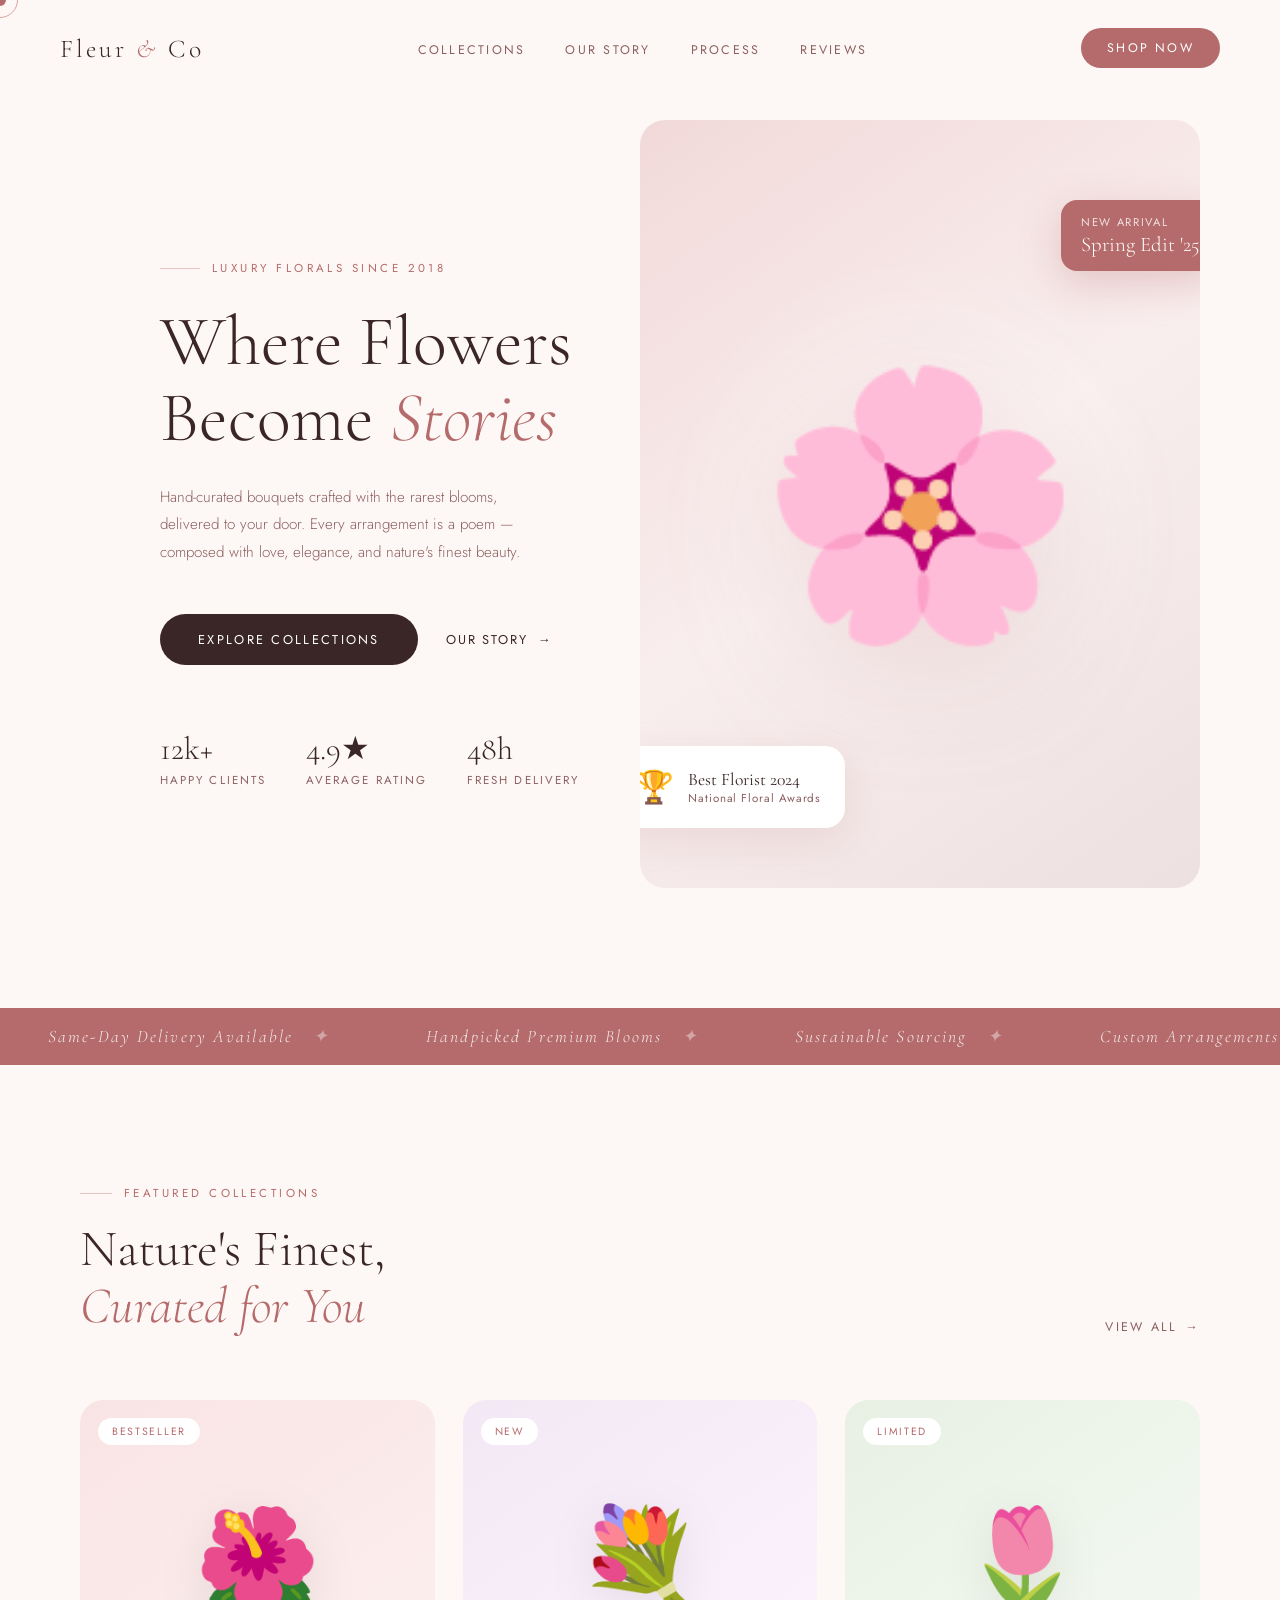
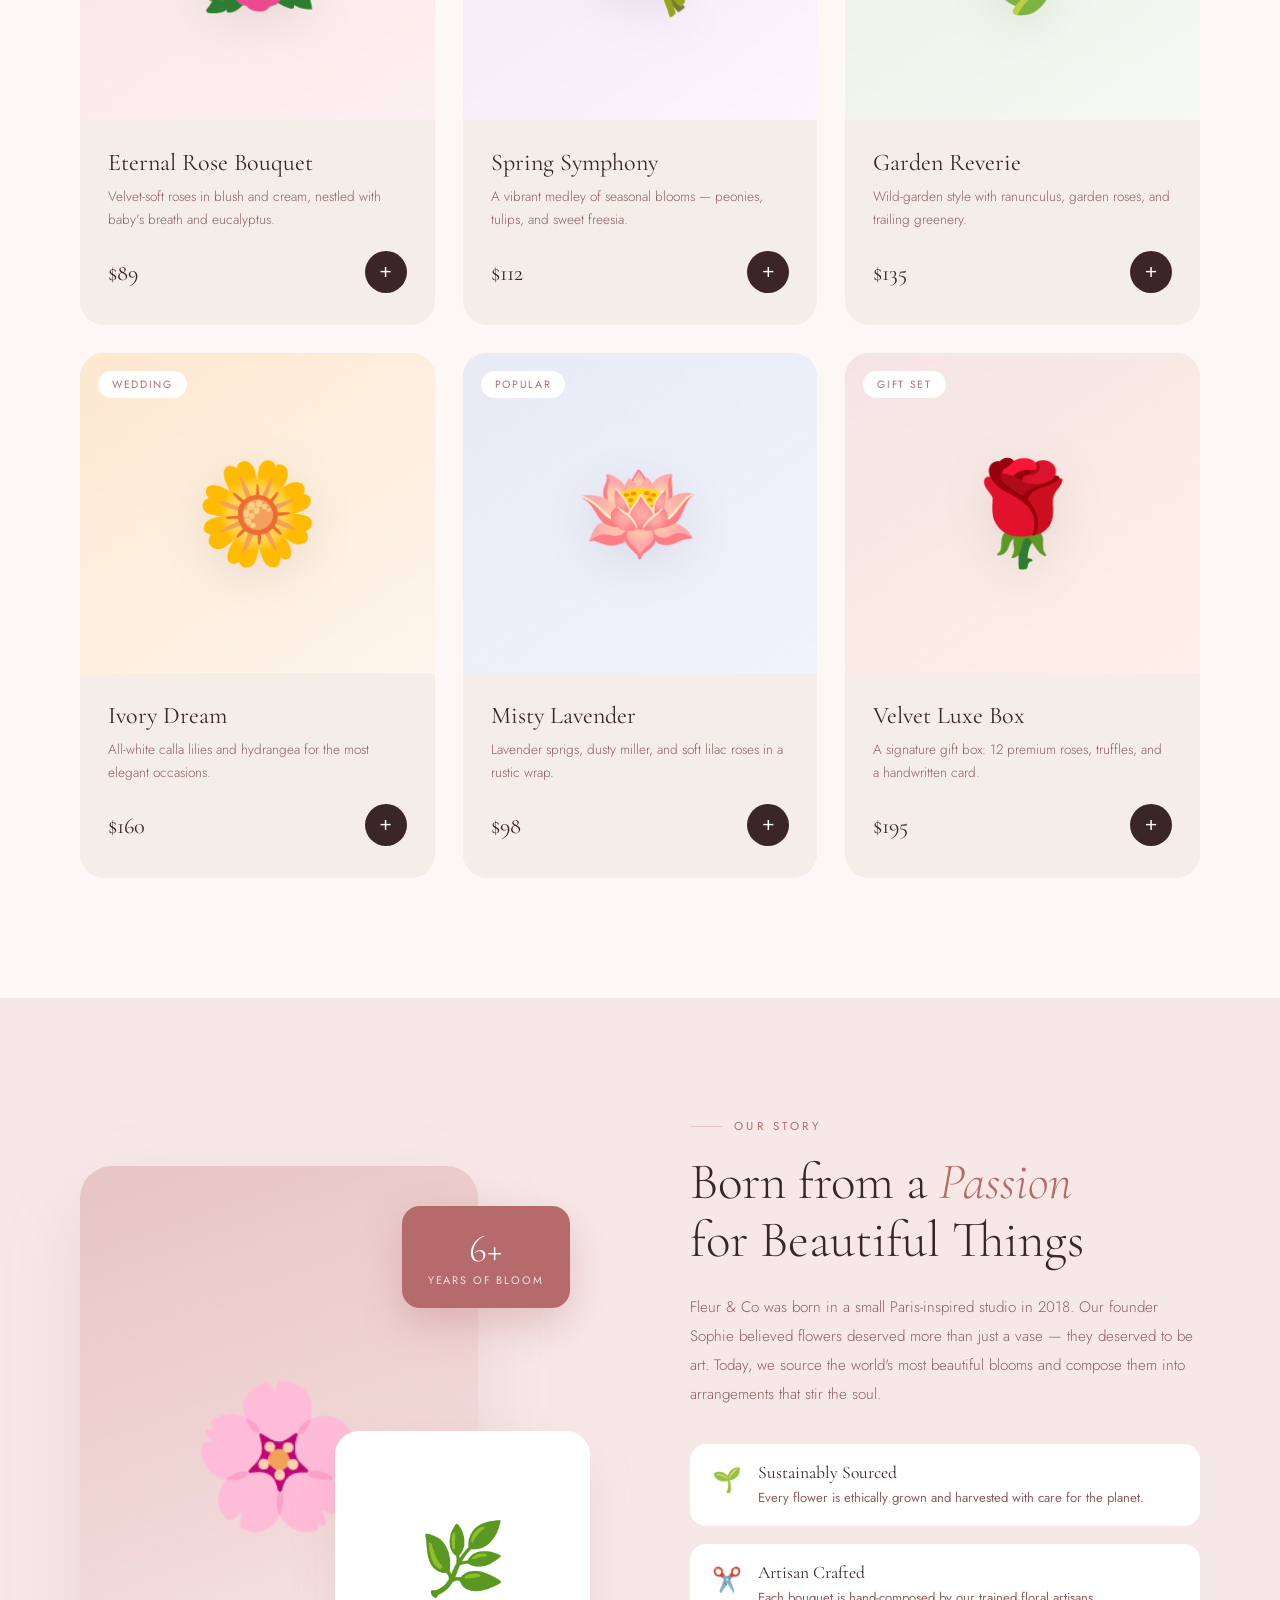
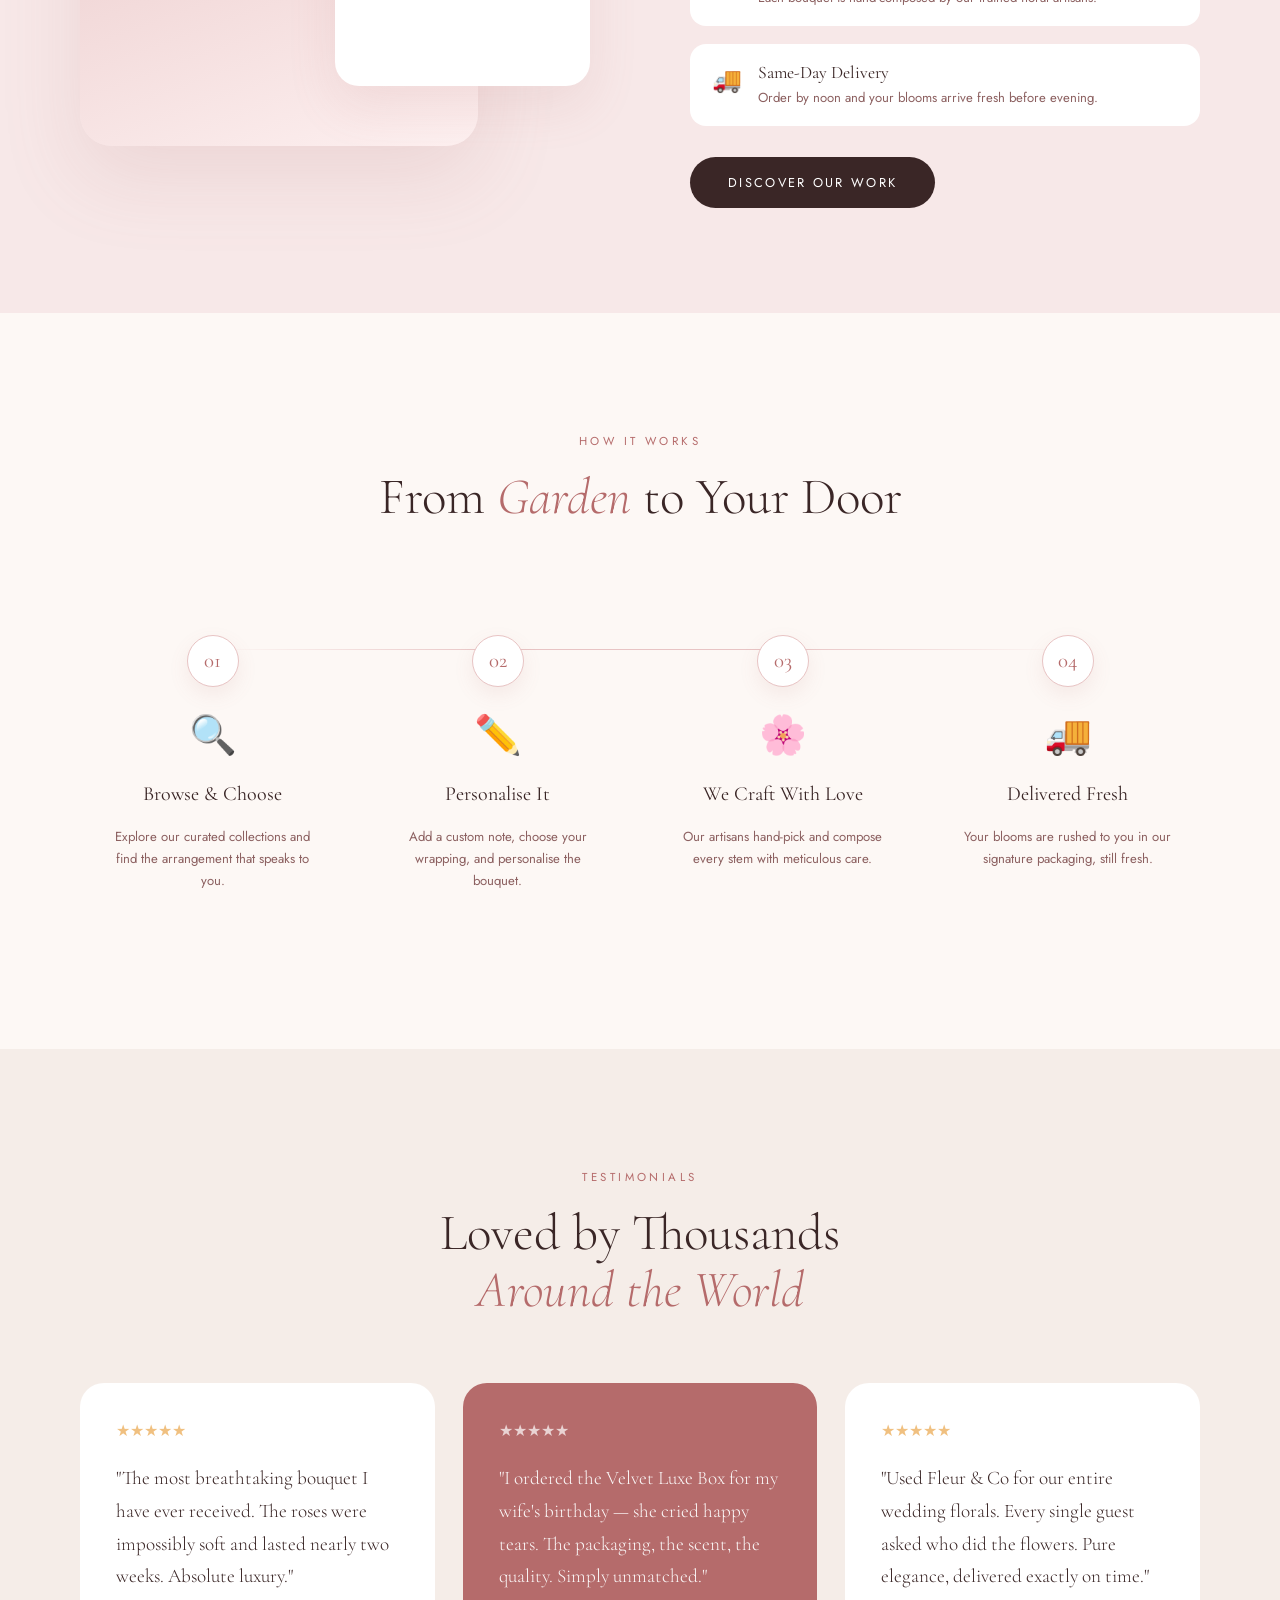
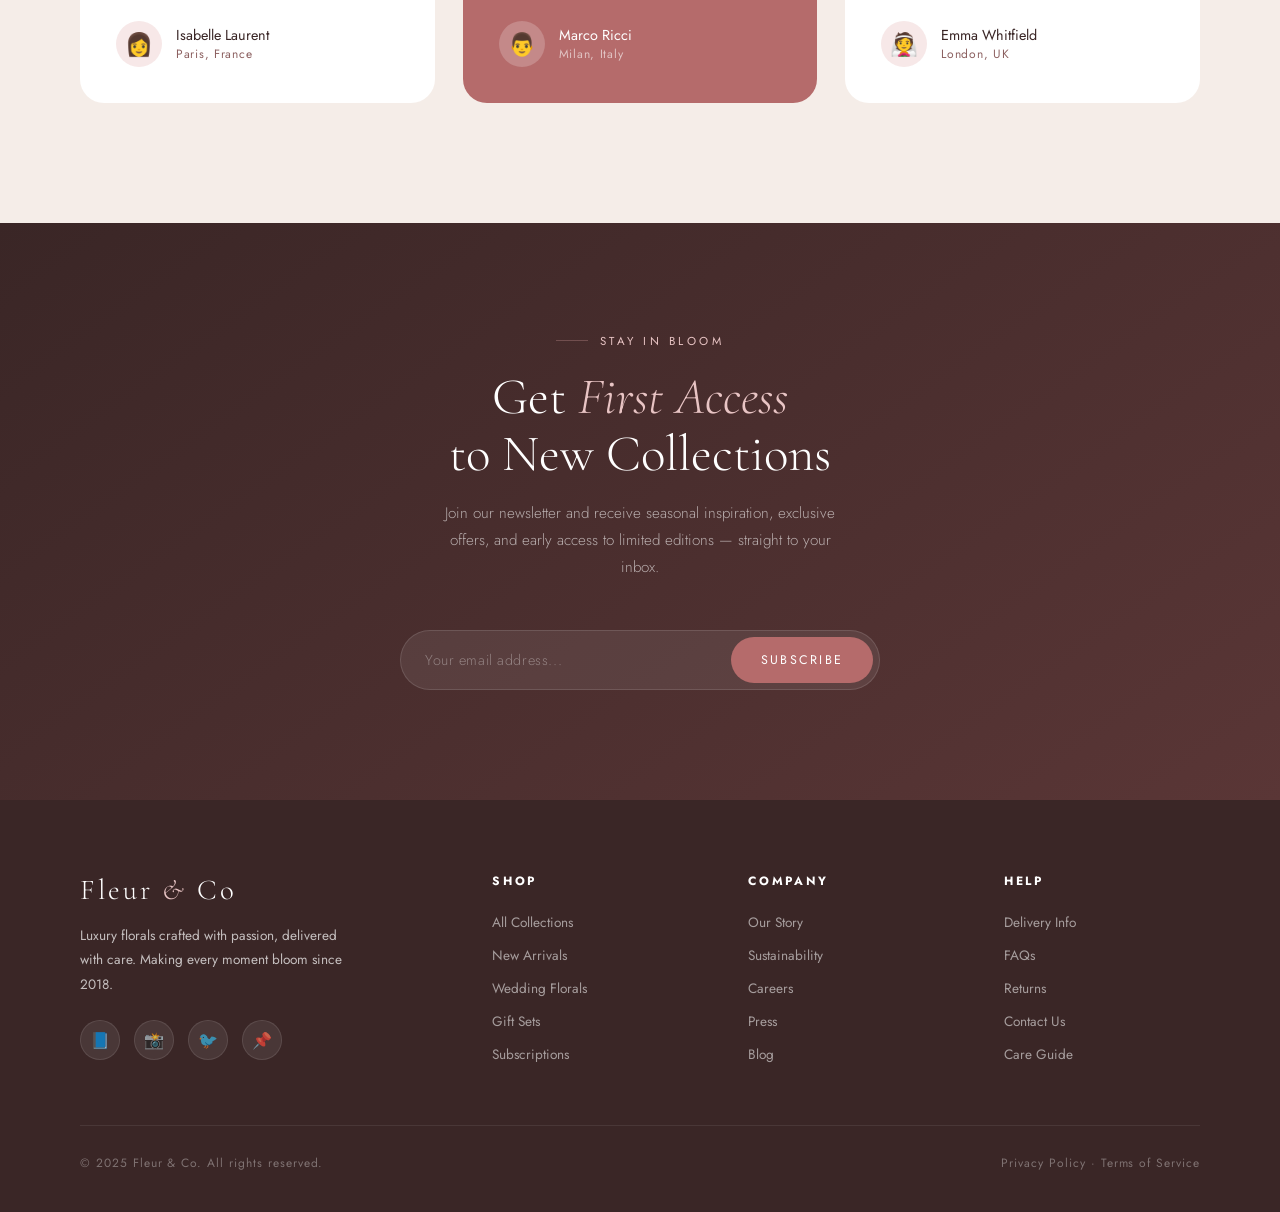
<file: index.html>
<!DOCTYPE html>
    <html lang="en">
    <head>
        <meta charset="UTF-8" />
        <meta name="viewport" content="width=device-width, initial-scale=1.0"/>
        <title>Fleur & Co — Luxury Florals</title>
        <link href="https://fonts.googleapis.com/css2?family=Cormorant+Garamond:ital,wght@0,300;0,400;0,600;1,300;1,400&family=Jost:wght@200;300;400&display=swap" rel="stylesheet"/>
        <link rel="stylesheet" href="style.css" />
    </head>
    <body>

        <!-- Custom Cursor -->
        <div class="cursor" id="cursor"></div>
        <div class="cursor-ring" id="cursorRing"></div>

        <!-- Nav -->
        <nav id="navbar">
        <a href="#" class="nav-logo">Fleur <span>&</span> Co</a>
        <ul class="nav-links">
            <li><a href="#collections">Collections</a></li>
            <li><a href="#about">Our Story</a></li>
            <li><a href="#process">Process</a></li>
            <li><a href="#testimonials">Reviews</a></li>
        </ul>
        <a href="#collections" class="nav-cta">Shop Now</a>
        <div class="hamburger" id="hamburger">
            <span></span><span></span><span></span>
        </div>
        </nav>

        <!-- Mobile Menu -->
        <div class="mobile-menu" id="mobileMenu">
            <button class="close-menu" id="closeMenu">✕</button>
            <a href="#collections" onclick="closeMobile()">Collections</a>
            <a href="#about" onclick="closeMobile()">Our Story</a>
            <a href="#process" onclick="closeMobile()">Process</a>
            <a href="#testimonials" onclick="closeMobile()">Reviews</a>
            <a href="#newsletter" onclick="closeMobile()">Contact</a>
        </div>

        <!-- Hero -->
        <section id="hero">
            <div class="hero-left">
                <div class="hero-tag">Luxury Florals Since 2018</div>
                <h1 class="hero-h1">Where Flowers<br>Become <em>Stories</em></h1>
                <p class="hero-desc">Hand-curated bouquets crafted with the rarest blooms, delivered to your door. Every arrangement is a poem — composed with love, elegance, and nature's finest beauty.</p>
                <div class="hero-actions">
                <a href="#collections" class="btn-primary">Explore Collections</a>
                <a href="#about" class="btn-ghost">Our Story</a>
                </div>
                <div class="hero-stat">
                <div class="stat"><h3>12k+</h3><p>Happy Clients</p></div>
                <div class="stat"><h3>4.9★</h3><p>Average Rating</p></div>
                <div class="stat"><h3>48h</h3><p>Fresh Delivery</p></div>
                </div>
            </div>

            <div class="hero-right">
                <div class="hero-img-wrap">
                <div class="petal-bg"></div>
                <div class="big-flower">🌸</div>
                <div class="badge-wrap">
                    <div class="badge-icon">🏆</div>
                    <div class="badge-text">
                    <h4>Best Florist 2024</h4>
                    <p>National Floral Awards</p>
                    </div>
                </div>
                <div class="badge-wrap2">
                    <p>New Arrival</p>
                    <h4>Spring Edit '25</h4>
                </div>
                </div>
            </div>
        </section>

        <!-- Marquee -->
        <div class="marquee-section">
            <div class="marquee-track">
                <div class="marquee-item">Same-Day Delivery Available</div>
                <div class="marquee-item">Handpicked Premium Blooms</div>
                <div class="marquee-item">Sustainable Sourcing</div>
                <div class="marquee-item">Custom Arrangements</div>
                <div class="marquee-item">Wedding Specialists</div>
                <div class="marquee-item">Same-Day Delivery Available</div>
                <div class="marquee-item">Handpicked Premium Blooms</div>
                <div class="marquee-item">Sustainable Sourcing</div>
                <div class="marquee-item">Custom Arrangements</div>
                <div class="marquee-item">Wedding Specialists</div>
            </div>
        </div>

        <!-- Collections -->
        <section id="collections">
            <div class="collections-header">
                <div>
                <div class="section-tag reveal">Featured Collections</div>
                <h2 class="section-title reveal reveal-delay-1">Nature's Finest,<br><em>Curated for You</em></h2>
                </div>
                <a href="collection.html" target="_blank" class="see-all reveal">View All</a>
            </div>
            <div class="cards-grid">
                <div class="card reveal">
                <div class="card-img">
                    <div class="card-img-bg" style="background: linear-gradient(145deg,#f9e4e4,#fdf0f0)"></div>
                    <span class="card-tag">Bestseller</span>
                    <div class="card-emoji">🌺</div>
                </div>
                <div class="card-body">
                    <h3>Eternal Rose Bouquet</h3>
                    <p>Velvet-soft roses in blush and cream, nestled with baby's breath and eucalyptus.</p>
                    <div class="card-footer">
                    <span class="price">$89</span>
                    <button class="add-btn">+</button>
                    </div>
                </div>
                </div>
                <div class="card reveal reveal-delay-1">
                <div class="card-img">
                    <div class="card-img-bg" style="background: linear-gradient(145deg,#f3e8f5,#fdf4fe)"></div>
                    <span class="card-tag">New</span>
                    <div class="card-emoji">💐</div>
                </div>
                <div class="card-body">
                    <h3>Spring Symphony</h3>
                    <p>A vibrant medley of seasonal blooms — peonies, tulips, and sweet freesia.</p>
                    <div class="card-footer">
                    <span class="price">$112</span>
                    <button class="add-btn">+</button>
                    </div>
                </div>
                </div>
                <div class="card reveal reveal-delay-2">
                <div class="card-img">
                    <div class="card-img-bg" style="background: linear-gradient(145deg,#e8f0e4,#f5faf2)"></div>
                    <span class="card-tag">Limited</span>
                    <div class="card-emoji">🌷</div>
                </div>
                <div class="card-body">
                    <h3>Garden Reverie</h3>
                    <p>Wild-garden style with ranunculus, garden roses, and trailing greenery.</p>
                    <div class="card-footer">
                    <span class="price">$135</span>
                    <button class="add-btn">+</button>
                    </div>
                </div>
                </div>
                <div class="card reveal reveal-delay-1">
                <div class="card-img">
                    <div class="card-img-bg" style="background: linear-gradient(145deg,#fde8d0,#fef5ec)"></div>
                    <span class="card-tag">Wedding</span>
                    <div class="card-emoji">🌼</div>
                </div>
                <div class="card-body">
                    <h3>Ivory Dream</h3>
                    <p>All-white calla lilies and hydrangea for the most elegant occasions.</p>
                    <div class="card-footer">
                    <span class="price">$160</span>
                    <button class="add-btn">+</button>
                    </div>
                </div>
                </div>
                <div class="card reveal reveal-delay-2">
                <div class="card-img">
                    <div class="card-img-bg" style="background: linear-gradient(145deg,#e8eaf5,#f0f2fd)"></div>
                    <span class="card-tag">Popular</span>
                    <div class="card-emoji">🪷</div>
                </div>
                <div class="card-body">
                    <h3>Misty Lavender</h3>
                    <p>Lavender sprigs, dusty miller, and soft lilac roses in a rustic wrap.</p>
                    <div class="card-footer">
                    <span class="price">$98</span>
                    <button class="add-btn">+</button>
                    </div>
                </div>
                </div>
                <div class="card reveal reveal-delay-3">
                <div class="card-img">
                    <div class="card-img-bg" style="background: linear-gradient(145deg,#f5e4e4,#fef0e8)"></div>
                    <span class="card-tag">Gift Set</span>
                    <div class="card-emoji">🌹</div>
                </div>
                <div class="card-body">
                    <h3>Velvet Luxe Box</h3>
                    <p>A signature gift box: 12 premium roses, truffles, and a handwritten card.</p>
                    <div class="card-footer">
                    <span class="price">$195</span>
                    <button class="add-btn">+</button>
                    </div>
                </div>
                </div>
            </div>
        </section>

        <!-- About -->
        <section id="about">
            <div class="about-visual reveal">
                <div class="about-main-img">🌸</div>
                <div class="about-accent">🌿</div>
                <div class="about-years">
                <h3>6+</h3>
                <p>Years of Bloom</p>
                </div>
            </div>
            <div class="about-content">
                <div class="section-tag reveal">Our Story</div>
                <h2 class="section-title reveal reveal-delay-1">Born from a <em>Passion</em><br>for Beautiful Things</h2>
                <p class="about-body reveal reveal-delay-2">Fleur & Co was born in a small Paris-inspired studio in 2018. Our founder Sophie believed flowers deserved more than just a vase — they deserved to be art. Today, we source the world's most beautiful blooms and compose them into arrangements that stir the soul.</p>
                <div class="about-pillars reveal reveal-delay-2">
                <div class="pillar">
                    <div class="pillar-icon">🌱</div>
                    <div>
                    <h4>Sustainably Sourced</h4>
                    <p>Every flower is ethically grown and harvested with care for the planet.</p>
                    </div>
                </div>
                <div class="pillar">
                    <div class="pillar-icon">✂️</div>
                    <div>
                    <h4>Artisan Crafted</h4>
                    <p>Each bouquet is hand-composed by our trained floral artisans.</p>
                    </div>
                </div>
                <div class="pillar">
                    <div class="pillar-icon">🚚</div>
                    <div>
                    <h4>Same-Day Delivery</h4>
                    <p>Order by noon and your blooms arrive fresh before evening.</p>
                    </div>
                </div>
                </div>
                <a href="#collections" class="btn-primary reveal reveal-delay-3">Discover Our Work</a>
            </div>
        </section>

        <!-- Process -->
        <section id="process">
            <div class="process-header">
                <div class="section-tag reveal">How It Works</div>
                <h2 class="section-title reveal reveal-delay-1">From <em>Garden</em> to Your Door</h2>
            </div>
            <div class="steps-grid">
                <div class="step reveal">
                <div class="step-num">01</div>
                <div class="step-icon">🔍</div>
                <h4>Browse & Choose</h4>
                <p>Explore our curated collections and find the arrangement that speaks to you.</p>
                </div>
                <div class="step reveal reveal-delay-1">
                <div class="step-num">02</div>
                <div class="step-icon">✏️</div>
                <h4>Personalise It</h4>
                <p>Add a custom note, choose your wrapping, and personalise the bouquet.</p>
                </div>
                <div class="step reveal reveal-delay-2">
                <div class="step-num">03</div>
                <div class="step-icon">🌸</div>
                <h4>We Craft With Love</h4>
                <p>Our artisans hand-pick and compose every stem with meticulous care.</p>
                </div>
                <div class="step reveal reveal-delay-3">
                <div class="step-num">04</div>
                <div class="step-icon">🚚</div>
                <h4>Delivered Fresh</h4>
                <p>Your blooms are rushed to you in our signature packaging, still fresh.</p>
                </div>
            </div>
        </section>

        <!-- Testimonials -->
        <section id="testimonials">
            <div class="testi-header">
                <div class="section-tag reveal">Testimonials</div>
                <h2 class="section-title reveal reveal-delay-1">Loved by Thousands<br><em>Around the World</em></h2>
            </div>
            <div class="testi-grid">
                <div class="testi-card reveal">
                <div class="stars">★★★★★</div>
                <p class="quote">"The most breathtaking bouquet I have ever received. The roses were impossibly soft and lasted nearly two weeks. Absolute luxury."</p>
                <div class="reviewer">
                    <div class="reviewer-avatar">👩</div>
                    <div class="reviewer-info">
                    <h5>Isabelle Laurent</h5>
                    <p>Paris, France</p>
                    </div>
                </div>
                </div>
                <div class="testi-card reveal reveal-delay-1">
                <div class="stars">★★★★★</div>
                <p class="quote">"I ordered the Velvet Luxe Box for my wife's birthday — she cried happy tears. The packaging, the scent, the quality. Simply unmatched."</p>
                <div class="reviewer">
                    <div class="reviewer-avatar">👨</div>
                    <div class="reviewer-info">
                    <h5>Marco Ricci</h5>
                    <p>Milan, Italy</p>
                    </div>
                </div>
                </div>
                <div class="testi-card reveal reveal-delay-2">
                <div class="stars">★★★★★</div>
                <p class="quote">"Used Fleur & Co for our entire wedding florals. Every single guest asked who did the flowers. Pure elegance, delivered exactly on time."</p>
                <div class="reviewer">
                    <div class="reviewer-avatar">👰</div>
                    <div class="reviewer-info">
                    <h5>Emma Whitfield</h5>
                    <p>London, UK</p>
                    </div>
                </div>
                </div>
            </div>
        </section>

        <!-- Newsletter -->
        <section id="newsletter">
            <div class="section-tag reveal">Stay in Bloom</div>
            <h2 class="section-title reveal reveal-delay-1">Get <em>First Access</em><br>to New Collections</h2>
            <p class="reveal reveal-delay-2">Join our newsletter and receive seasonal inspiration, exclusive offers, and early access to limited editions — straight to your inbox.</p>
            <div class="email-form reveal reveal-delay-3">
                <input type="email" placeholder="Your email address..."/>
                <button type="button">Subscribe</button>
            </div>
        </section>

        <!-- Footer -->
        <footer>
            <div class="footer-top">
                <div>
                <div class="footer-logo">Fleur <span>&</span> Co</div>
                <p class="footer-about">Luxury florals crafted with passion, delivered with care. Making every moment bloom since 2018.</p>
                <div class="footer-socials">
                    <a href="#" class="social-btn">📘</a>
                    <a href="#" class="social-btn">📸</a>
                    <a href="#" class="social-btn">🐦</a>
                    <a href="#" class="social-btn">📌</a>
                </div>
                </div>
                <div class="footer-col">
                <h5>Shop</h5>
                <ul>
                    <li><a href="collection.html">All Collections</a></li>
                    <li><a href="collection.html">New Arrivals</a></li>
                    <li><a href="collection.html">Wedding Florals</a></li>
                    <li><a href="collection.html">Gift Sets</a></li>
                    <li><a href="#newsletter">Subscriptions</a></li>
                </ul>
                </div>
                <div class="footer-col">
                <h5>Company</h5>
                <ul>
                    <li><a href="#about">Our Story</a></li>
                    <li><a href="info.html">Sustainability</a></li>
                    <li><a href="info.html">Careers</a></li>
                    <li><a href="info.html">Press</a></li>
                    <li><a href="info.html">Blog</a></li>
                </ul>
                </div>
                <div class="footer-col">
                <h5>Help</h5>
                <ul>
                    <li><a href="info.html">Delivery Info</a></li>
                    <li><a href="info.html">FAQs</a></li>
                    <li><a href="info.html">Returns</a></li>
                    <li><a href="info.html">Contact Us</a></li>
                    <li><a href="info.html">Care Guide</a></li>
                </ul>
                </div>
            </div>
            <div class="footer-bottom">
                <span>© 2025 Fleur & Co. All rights reserved.</span>
                <span>Privacy Policy · Terms of Service</span>
            </div>
        </footer>

    <script src="script.js"></script>
</body>
</html>
</file>
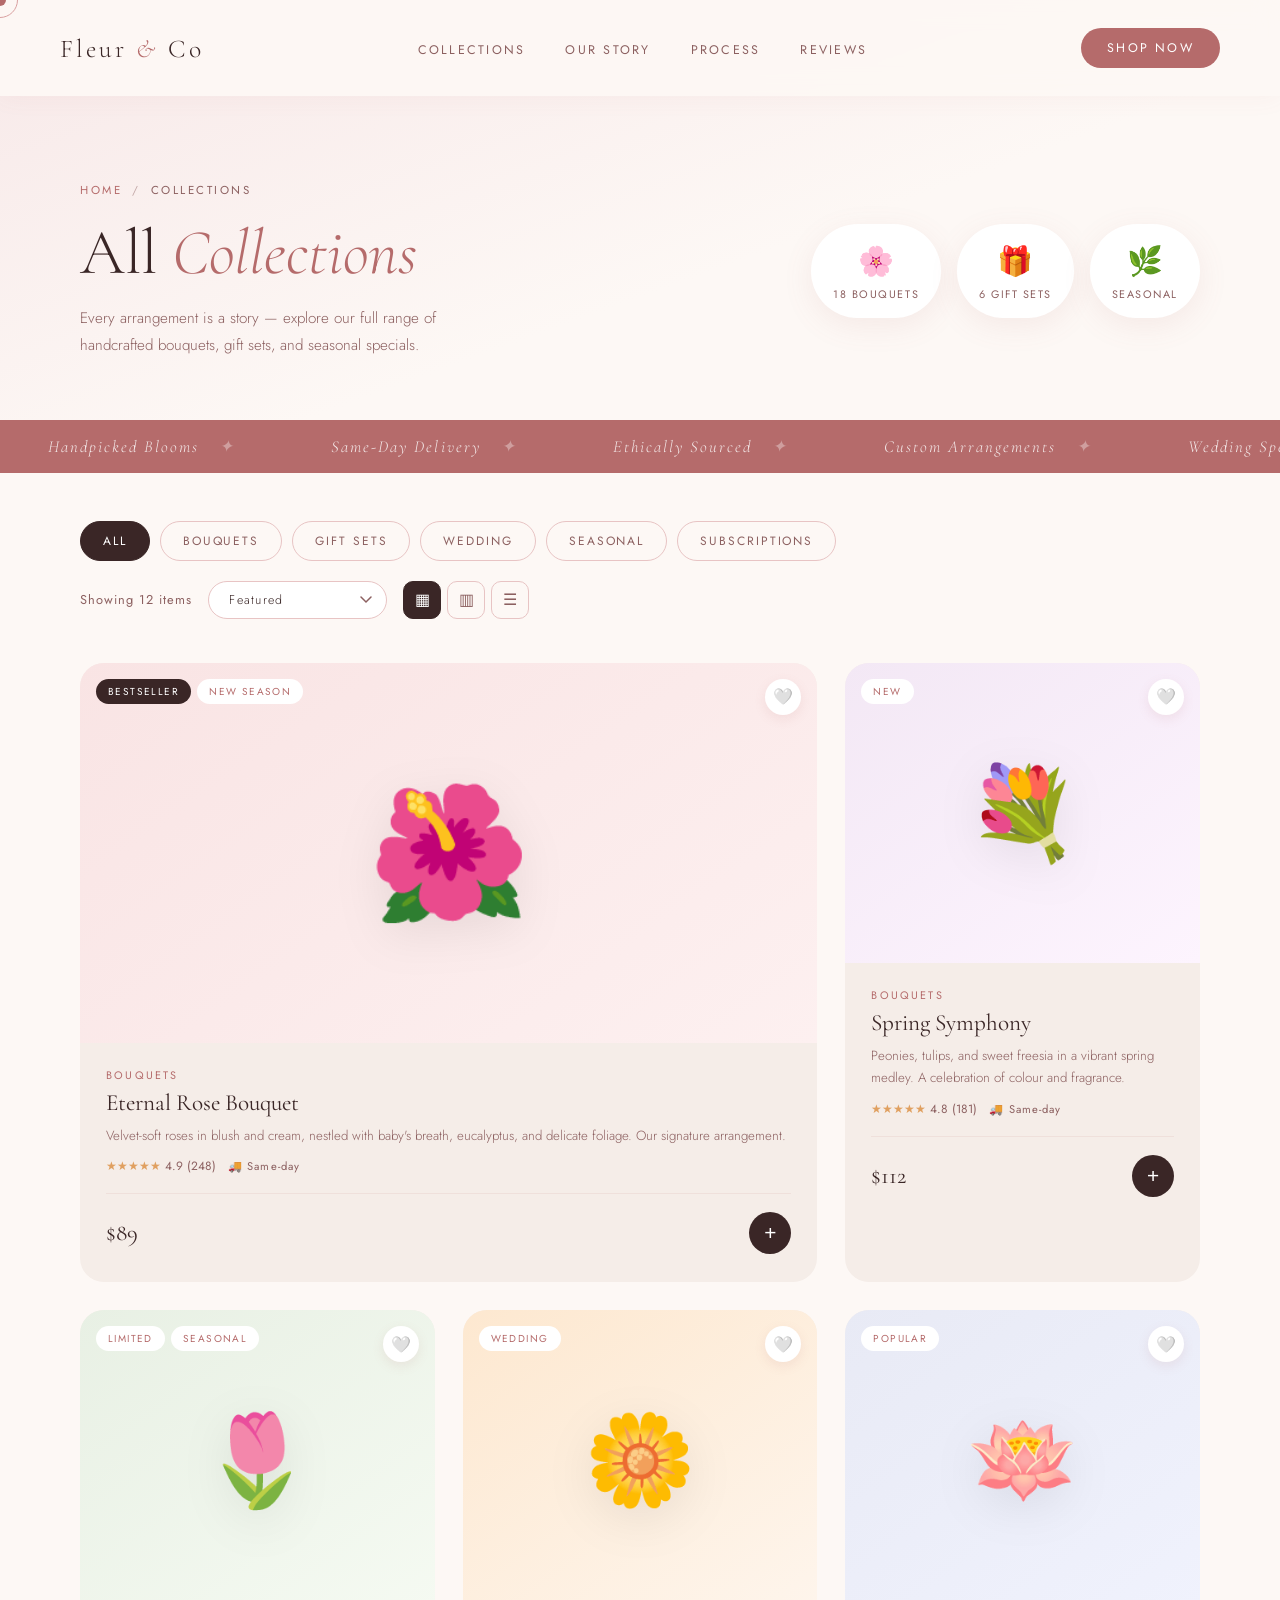
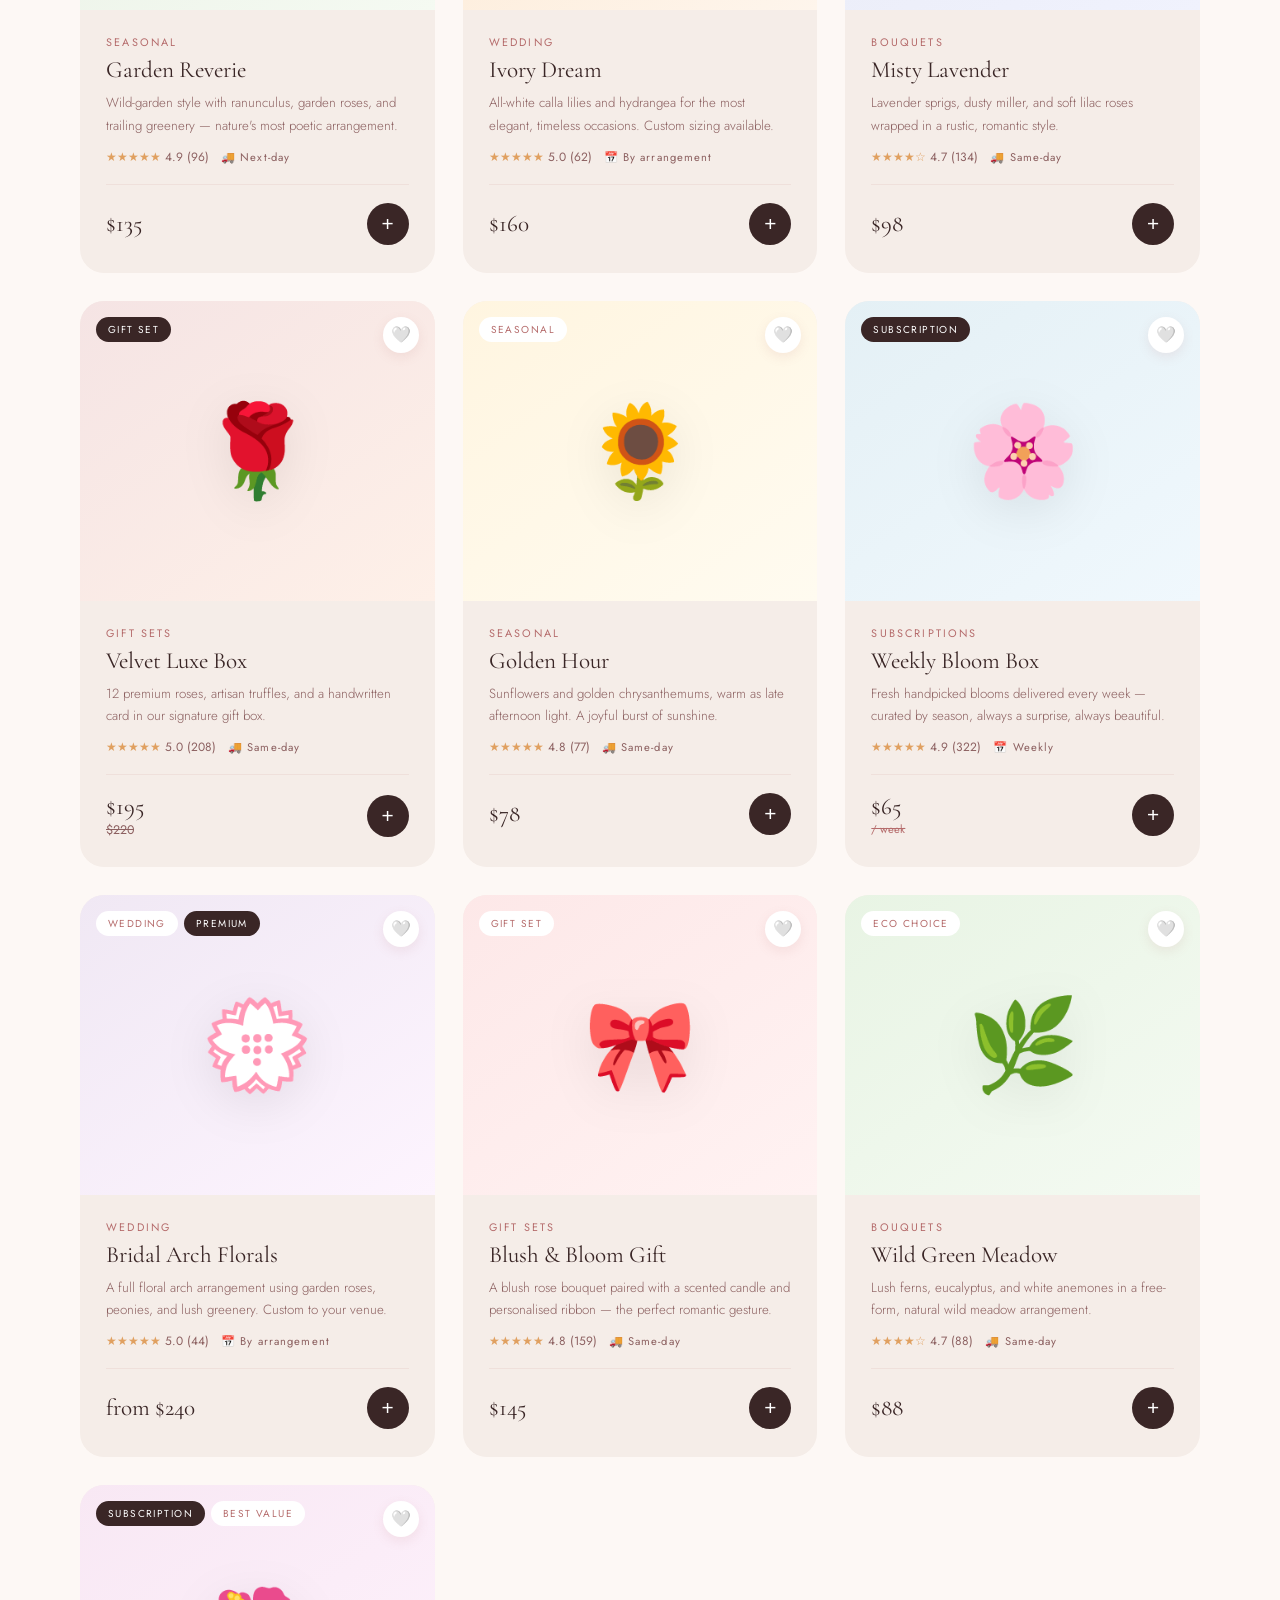
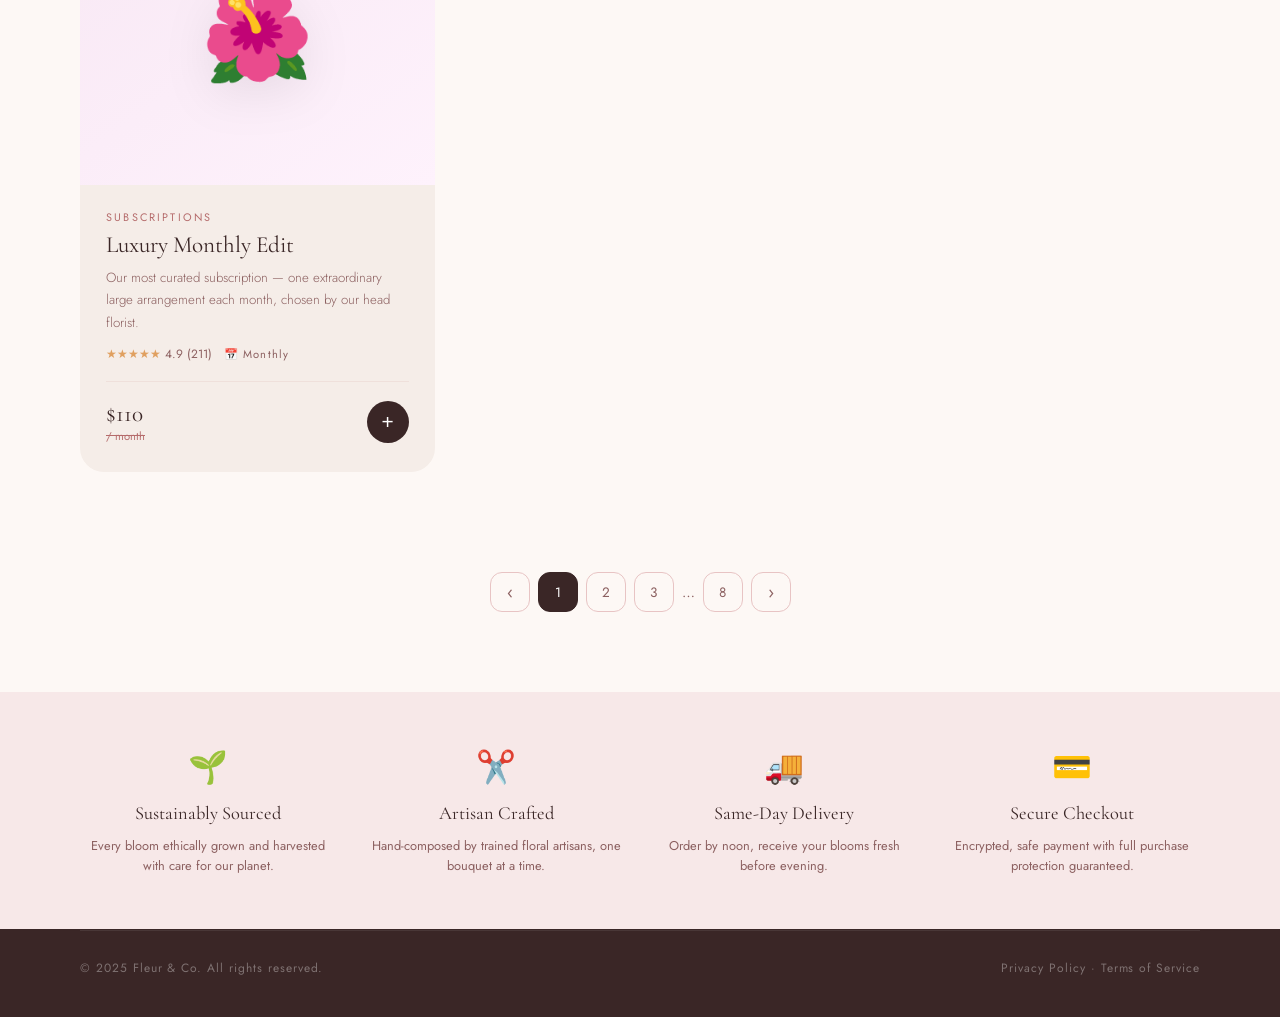
<file: collection.html>
<!DOCTYPE html>
    <html lang="en">
    <head>
        <meta charset="UTF-8"/>
        <meta name="viewport" content="width=device-width, initial-scale=1.0"/>
        <title>Collections — Fleur & Co</title>
        <link href="https://fonts.googleapis.com/css2?family=Cormorant+Garamond:ital,wght@0,300;0,400;0,600;1,300;1,400&family=Jost:wght@200;300;400&display=swap" rel="stylesheet"/>
        <link rel="stylesheet" href="collection.css">
    </head>
    <body>

    <!-- Cursor -->
        <div class="cursor" id="cursor"></div>
        <div class="cursor-ring" id="cursorRing"></div>

    <!-- Nav -->
        <nav id="navbar">
            <a href="index.html" class="nav-logo">Fleur <span>&</span> Co</a>
            <ul class="nav-links">
                <li><a href="index.html#collections">Collections</a></li>
                <li><a href="index.html#about">Our Story</a></li>
                <li><a href="index.html#process">Process</a></li>
                <li><a href="index.html#testimonials">Reviews</a></li>
            </ul>
            <a href="index.html#collections" class="nav-cta">Shop Now</a>
            <div class="hamburger" id="hamburger"><span></span><span></span><span></span></div>
        </nav>

    <!-- Mobile Menu -->
        <div class="mobile-menu" id="mobileMenu">
            <button class="close-menu" id="closeMenu">✕</button>
            <a href="index.html" onclick="closeMobile()">Home</a>
            <a href="index.html#collections" onclick="closeMobile()">Collections</a>
            <a href="index.html#about" onclick="closeMobile()">Our Story</a>
            <a href="index.html#process" onclick="closeMobile()">Process</a>
            <a href="index.html#testimonials" onclick="closeMobile()">Reviews</a>
        </div>

    <!-- Page Hero -->
        <div class="page-hero">
            <div class="hero-inner">
                <div class="hero-text">
                <div class="breadcrumb">
                    <a href="index.html">Home</a>
                    <span>/</span>
                    Collections
                </div>
                <h1 class="page-title">All <em>Collections</em></h1>
                <p class="page-subtitle">Every arrangement is a story — explore our full range of handcrafted bouquets, gift sets, and seasonal specials.</p>
                </div>
                <div class="hero-petals">
                <div class="petal-pill">
                    <div class="emoji">🌸</div>
                    <span>18 Bouquets</span>
                </div>
                <div class="petal-pill">
                    <div class="emoji">🎁</div>
                    <span>6 Gift Sets</span>
                </div>
                <div class="petal-pill">
                    <div class="emoji">🌿</div>
                    <span>Seasonal</span>
                </div>
                </div>
            </div>
        </div>

    <!-- Marquee -->
        <div class="marquee-section">
            <div class="marquee-track">
                <div class="marquee-item">Handpicked Blooms</div>
                <div class="marquee-item">Same-Day Delivery</div>
                <div class="marquee-item">Ethically Sourced</div>
                <div class="marquee-item">Custom Arrangements</div>
                <div class="marquee-item">Wedding Specialists</div>
                <div class="marquee-item">Handpicked Blooms</div>
                <div class="marquee-item">Same-Day Delivery</div>
                <div class="marquee-item">Ethically Sourced</div>
                <div class="marquee-item">Custom Arrangements</div>
                <div class="marquee-item">Wedding Specialists</div>
            </div>
        </div>

    <!-- Filter Bar -->
        <div class="filter-section">
            <div class="filter-tabs" id="filterTabs">
                <button class="filter-tab active" data-filter="all">All</button>
                <button class="filter-tab" data-filter="bouquets">Bouquets</button>
                <button class="filter-tab" data-filter="gift">Gift Sets</button>
                <button class="filter-tab" data-filter="wedding">Wedding</button>
                <button class="filter-tab" data-filter="seasonal">Seasonal</button>
                <button class="filter-tab" data-filter="subscription">Subscriptions</button>
            </div>
            <div class="filter-right">
                <span class="result-count" id="resultCount">Showing 12 items</span>
                <select class="sort-select" id="sortSelect">
                <option>Featured</option>
                <option>Price: Low to High</option>
                <option>Price: High to Low</option>
                <option>Best Rated</option>
                <option>New Arrivals</option>
                </select>
                <div class="view-toggle">
                <button class="view-btn active" data-view="3" title="3-column grid">▦</button>
                <button class="view-btn" data-view="2" title="2-column grid">▥</button>
                <button class="view-btn" data-view="1" title="List view">☰</button>
                </div>
            </div>
        </div>

    <!-- Collections Grid -->
        <div class="collections-section">
            <div class="grid-3" id="productsGrid">

                <!-- Featured Card -->
                <div class="card card-featured reveal" data-category="bouquets" data-price="89" data-rating="4.9">
                    <div class="card-img">
                        <div class="card-img-bg" style="background:linear-gradient(145deg,#f9e4e4,#fdf0f0)"></div>
                        <div class="card-badges"><span class="badge dark">Bestseller</span><span class="badge">New Season</span></div>
                        <button class="wishlist-btn" onclick="toggleWish(this)">🤍</button>
                        <div class="card-emoji">🌺</div>
                    </div>
                    <div class="card-body">
                        <div class="card-category">Bouquets</div>
                        <h3>Eternal Rose Bouquet</h3>
                        <p>Velvet-soft roses in blush and cream, nestled with baby's breath, eucalyptus, and delicate foliage. Our signature arrangement.</p>
                        <div class="card-meta">
                        <div class="card-rating"><span>★★★★★</span> 4.9 (248)</div>
                        <div class="card-delivery">🚚 Same-day</div>
                        </div>
                        <div class="card-footer">
                        <div class="price-wrap"><span class="price">$89</span></div>
                        <button class="add-btn" onclick="addToCart(this)">+</button>
                        </div>
                    </div>
                </div>

                <div class="card reveal reveal-delay-1" data-category="bouquets" data-price="112" data-rating="4.8">
                    <div class="card-img">
                        <div class="card-img-bg" style="background:linear-gradient(145deg,#f3e8f5,#fdf4fe)"></div>
                        <div class="card-badges"><span class="badge">New</span></div>
                        <button class="wishlist-btn" onclick="toggleWish(this)">🤍</button>
                        <div class="card-emoji">💐</div>
                    </div>
                    <div class="card-body">
                        <div class="card-category">Bouquets</div>
                        <h3>Spring Symphony</h3>
                        <p>Peonies, tulips, and sweet freesia in a vibrant spring medley. A celebration of colour and fragrance.</p>
                        <div class="card-meta">
                        <div class="card-rating"><span>★★★★★</span> 4.8 (181)</div>
                        <div class="card-delivery">🚚 Same-day</div>
                        </div>
                        <div class="card-footer">
                        <div class="price-wrap"><span class="price">$112</span></div>
                        <button class="add-btn" onclick="addToCart(this)">+</button>
                        </div>
                    </div>
                </div>

                <div class="card reveal reveal-delay-2" data-category="seasonal" data-price="135" data-rating="4.9">
                    <div class="card-img">
                        <div class="card-img-bg" style="background:linear-gradient(145deg,#e8f0e4,#f5faf2)"></div>
                        <div class="card-badges"><span class="badge">Limited</span><span class="badge">Seasonal</span></div>
                        <button class="wishlist-btn" onclick="toggleWish(this)">🤍</button>
                        <div class="card-emoji">🌷</div>
                    </div>
                    <div class="card-body">
                        <div class="card-category">Seasonal</div>
                        <h3>Garden Reverie</h3>
                        <p>Wild-garden style with ranunculus, garden roses, and trailing greenery — nature's most poetic arrangement.</p>
                        <div class="card-meta">
                        <div class="card-rating"><span>★★★★★</span> 4.9 (96)</div>
                        <div class="card-delivery">🚚 Next-day</div>
                        </div>
                        <div class="card-footer">
                        <div class="price-wrap"><span class="price">$135</span></div>
                        <button class="add-btn" onclick="addToCart(this)">+</button>
                        </div>
                    </div>
                </div>

                <div class="card reveal" data-category="wedding" data-price="160" data-rating="5.0">
                    <div class="card-img">
                        <div class="card-img-bg" style="background:linear-gradient(145deg,#fde8d0,#fef5ec)"></div>
                        <div class="card-badges"><span class="badge">Wedding</span></div>
                        <button class="wishlist-btn" onclick="toggleWish(this)">🤍</button>
                        <div class="card-emoji">🌼</div>
                    </div>
                    <div class="card-body">
                        <div class="card-category">Wedding</div>
                        <h3>Ivory Dream</h3>
                        <p>All-white calla lilies and hydrangea for the most elegant, timeless occasions. Custom sizing available.</p>
                        <div class="card-meta">
                        <div class="card-rating"><span>★★★★★</span> 5.0 (62)</div>
                        <div class="card-delivery">📅 By arrangement</div>
                        </div>
                        <div class="card-footer">
                        <div class="price-wrap"><span class="price">$160</span></div>
                        <button class="add-btn" onclick="addToCart(this)">+</button>
                        </div>
                    </div>
                </div>

                <div class="card reveal reveal-delay-1" data-category="bouquets" data-price="98" data-rating="4.7">
                    <div class="card-img">
                        <div class="card-img-bg" style="background:linear-gradient(145deg,#e8eaf5,#f0f2fd)"></div>
                        <div class="card-badges"><span class="badge">Popular</span></div>
                        <button class="wishlist-btn" onclick="toggleWish(this)">🤍</button>
                        <div class="card-emoji">🪷</div>
                    </div>
                    <div class="card-body">
                        <div class="card-category">Bouquets</div>
                        <h3>Misty Lavender</h3>
                        <p>Lavender sprigs, dusty miller, and soft lilac roses wrapped in a rustic, romantic style.</p>
                        <div class="card-meta">
                        <div class="card-rating"><span>★★★★☆</span> 4.7 (134)</div>
                        <div class="card-delivery">🚚 Same-day</div>
                        </div>
                        <div class="card-footer">
                        <div class="price-wrap"><span class="price">$98</span></div>
                        <button class="add-btn" onclick="addToCart(this)">+</button>
                        </div>
                    </div>
                </div>

                <div class="card reveal reveal-delay-2" data-category="gift" data-price="195" data-rating="5.0">
                    <div class="card-img">
                        <div class="card-img-bg" style="background:linear-gradient(145deg,#f5e4e4,#fef0e8)"></div>
                        <div class="card-badges"><span class="badge dark">Gift Set</span></div>
                        <button class="wishlist-btn" onclick="toggleWish(this)">🤍</button>
                        <div class="card-emoji">🌹</div>
                    </div>
                    <div class="card-body">
                        <div class="card-category">Gift Sets</div>
                        <h3>Velvet Luxe Box</h3>
                        <p>12 premium roses, artisan truffles, and a handwritten card in our signature gift box.</p>
                        <div class="card-meta">
                        <div class="card-rating"><span>★★★★★</span> 5.0 (208)</div>
                        <div class="card-delivery">🚚 Same-day</div>
                        </div>
                        <div class="card-footer">
                        <div class="price-wrap"><span class="price">$195</span><span class="price-old">$220</span></div>
                        <button class="add-btn" onclick="addToCart(this)">+</button>
                        </div>
                    </div>
                </div>

                <div class="card reveal" data-category="seasonal" data-price="78" data-rating="4.8">
                    <div class="card-img">
                        <div class="card-img-bg" style="background:linear-gradient(145deg,#fff5e0,#fffbf0)"></div>
                        <div class="card-badges"><span class="badge">Seasonal</span></div>
                        <button class="wishlist-btn" onclick="toggleWish(this)">🤍</button>
                        <div class="card-emoji">🌻</div>
                    </div>
                    <div class="card-body">
                        <div class="card-category">Seasonal</div>
                        <h3>Golden Hour</h3>
                        <p>Sunflowers and golden chrysanthemums, warm as late afternoon light. A joyful burst of sunshine.</p>
                        <div class="card-meta">
                        <div class="card-rating"><span>★★★★★</span> 4.8 (77)</div>
                        <div class="card-delivery">🚚 Same-day</div>
                        </div>
                        <div class="card-footer">
                        <div class="price-wrap"><span class="price">$78</span></div>
                        <button class="add-btn" onclick="addToCart(this)">+</button>
                        </div>
                    </div>
                </div>

                <div class="card reveal reveal-delay-1" data-category="subscription" data-price="65" data-rating="4.9">
                    <div class="card-img">
                        <div class="card-img-bg" style="background:linear-gradient(145deg,#e4f0f5,#f0f8fd)"></div>
                        <div class="card-badges"><span class="badge dark">Subscription</span></div>
                        <button class="wishlist-btn" onclick="toggleWish(this)">🤍</button>
                        <div class="card-emoji">🌸</div>
                    </div>
                    <div class="card-body">
                        <div class="card-category">Subscriptions</div>
                        <h3>Weekly Bloom Box</h3>
                        <p>Fresh handpicked blooms delivered every week — curated by season, always a surprise, always beautiful.</p>
                        <div class="card-meta">
                        <div class="card-rating"><span>★★★★★</span> 4.9 (322)</div>
                        <div class="card-delivery">📅 Weekly</div>
                        </div>
                        <div class="card-footer">
                        <div class="price-wrap"><span class="price">$65</span><span class="price-old" style="font-size:.7rem;color:var(--deep-rose)">/ week</span></div>
                        <button class="add-btn" onclick="addToCart(this)">+</button>
                        </div>
                    </div>
                </div>

                <div class="card reveal reveal-delay-2" data-category="wedding" data-price="240" data-rating="5.0">
                    <div class="card-img">
                        <div class="card-img-bg" style="background:linear-gradient(145deg,#f0e8f4,#fdf4fe)"></div>
                        <div class="card-badges"><span class="badge">Wedding</span><span class="badge dark">Premium</span></div>
                        <button class="wishlist-btn" onclick="toggleWish(this)">🤍</button>
                        <div class="card-emoji">💮</div>
                    </div>
                    <div class="card-body">
                        <div class="card-category">Wedding</div>
                        <h3>Bridal Arch Florals</h3>
                        <p>A full floral arch arrangement using garden roses, peonies, and lush greenery. Custom to your venue.</p>
                        <div class="card-meta">
                        <div class="card-rating"><span>★★★★★</span> 5.0 (44)</div>
                        <div class="card-delivery">📅 By arrangement</div>
                        </div>
                        <div class="card-footer">
                        <div class="price-wrap"><span class="price">from $240</span></div>
                        <button class="add-btn" onclick="addToCart(this)">+</button>
                        </div>
                    </div>
                </div>

                <div class="card reveal" data-category="gift" data-price="145" data-rating="4.8">
                    <div class="card-img">
                        <div class="card-img-bg" style="background:linear-gradient(145deg,#fde8e8,#fff2f2)"></div>
                        <div class="card-badges"><span class="badge">Gift Set</span></div>
                        <button class="wishlist-btn" onclick="toggleWish(this)">🤍</button>
                        <div class="card-emoji">🎀</div>
                    </div>
                    <div class="card-body">
                        <div class="card-category">Gift Sets</div>
                        <h3>Blush & Bloom Gift</h3>
                        <p>A blush rose bouquet paired with a scented candle and personalised ribbon — the perfect romantic gesture.</p>
                        <div class="card-meta">
                        <div class="card-rating"><span>★★★★★</span> 4.8 (159)</div>
                        <div class="card-delivery">🚚 Same-day</div>
                        </div>
                        <div class="card-footer">
                        <div class="price-wrap"><span class="price">$145</span></div>
                        <button class="add-btn" onclick="addToCart(this)">+</button>
                        </div>
                    </div>
                </div>

                <div class="card reveal reveal-delay-1" data-category="bouquets" data-price="88" data-rating="4.7">
                    <div class="card-img">
                        <div class="card-img-bg" style="background:linear-gradient(145deg,#e8f4e4,#f4faf2)"></div>
                        <div class="card-badges"><span class="badge">Eco Choice</span></div>
                        <button class="wishlist-btn" onclick="toggleWish(this)">🤍</button>
                        <div class="card-emoji">🌿</div>
                    </div>
                <div class="card-body">
                    <div class="card-category">Bouquets</div>
                        <h3>Wild Green Meadow</h3>
                        <p>Lush ferns, eucalyptus, and white anemones in a free-form, natural wild meadow arrangement.</p>
                        <div class="card-meta">
                        <div class="card-rating"><span>★★★★☆</span> 4.7 (88)</div>
                        <div class="card-delivery">🚚 Same-day</div>
                    </div>
                    <div class="card-footer">
                        <div class="price-wrap"><span class="price">$88</span></div>
                        <button class="add-btn" onclick="addToCart(this)">+</button>
                    </div>
                </div>
            </div>

            <div class="card reveal reveal-delay-2" data-category="subscription" data-price="110" data-rating="4.9">
                <div class="card-img">
                    <div class="card-img-bg" style="background:linear-gradient(145deg,#f8e8f4,#fef2fc)"></div>
                    <div class="card-badges"><span class="badge dark">Subscription</span><span class="badge">Best Value</span></div>
                    <button class="wishlist-btn" onclick="toggleWish(this)">🤍</button>
                    <div class="card-emoji">🌺</div>
                </div>
                <div class="card-body">
                    <div class="card-category">Subscriptions</div>
                    <h3>Luxury Monthly Edit</h3>
                    <p>Our most curated subscription — one extraordinary large arrangement each month, chosen by our head florist.</p>
                    <div class="card-meta">
                    <div class="card-rating"><span>★★★★★</span> 4.9 (211)</div>
                    <div class="card-delivery">📅 Monthly</div>
                    </div>
                    <div class="card-footer">
                    <div class="price-wrap"><span class="price">$110</span><span class="price-old" style="font-size:.7rem;color:var(--deep-rose)">/ month</span></div>
                    <button class="add-btn" onclick="addToCart(this)">+</button>
                    </div>
                </div>
            </div>
        </div><!-- /grid -->
        </div><!-- /collections-section -->

    <!-- Pagination -->
        <div class="pagination">
            <button class="page-btn arrow">‹</button>
            <button class="page-btn active">1</button>
            <button class="page-btn">2</button>
            <button class="page-btn">3</button>
            <span style="color:var(--text-light);font-size:.9rem">…</span>
            <button class="page-btn">8</button>
            <button class="page-btn arrow">›</button>
        </div>

    <!-- Promise Strip -->
        <div class="promise-strip">
            <div class="promise reveal">
                <div class="promise-icon">🌱</div>
                <h4>Sustainably Sourced</h4>
                <p>Every bloom ethically grown and harvested with care for our planet.</p>
            </div>
            <div class="promise reveal reveal-delay-1">
                <div class="promise-icon">✂️</div>
                <h4>Artisan Crafted</h4>
                <p>Hand-composed by trained floral artisans, one bouquet at a time.</p>
            </div>
            <div class="promise reveal reveal-delay-2">
                <div class="promise-icon">🚚</div>
                <h4>Same-Day Delivery</h4>
                <p>Order by noon, receive your blooms fresh before evening.</p>
            </div>
            <div class="promise reveal reveal-delay-3">
                <div class="promise-icon">💳</div>
                <h4>Secure Checkout</h4>
                <p>Encrypted, safe payment with full purchase protection guaranteed.</p>
            </div>
        </div>

    <!-- Footer -->
        <footer>
            <div class="footer-bottom">
                <span>© 2025 Fleur & Co. All rights reserved.</span>
                <span>Privacy Policy · Terms of Service</span>
            </div>
        </footer>

        <!-- Quick View Modal -->
        <div class="modal-overlay" id="modalOverlay" onclick="closeModal(event)">
            <div class="modal" id="modal">
                <button class="modal-close" onclick="closeModalBtn()">✕</button>
                <div class="modal-inner" id="modalInner"></div>
            </div>
        </div>

        <script src="collection.js"></script>
</body>
</html>
</file>
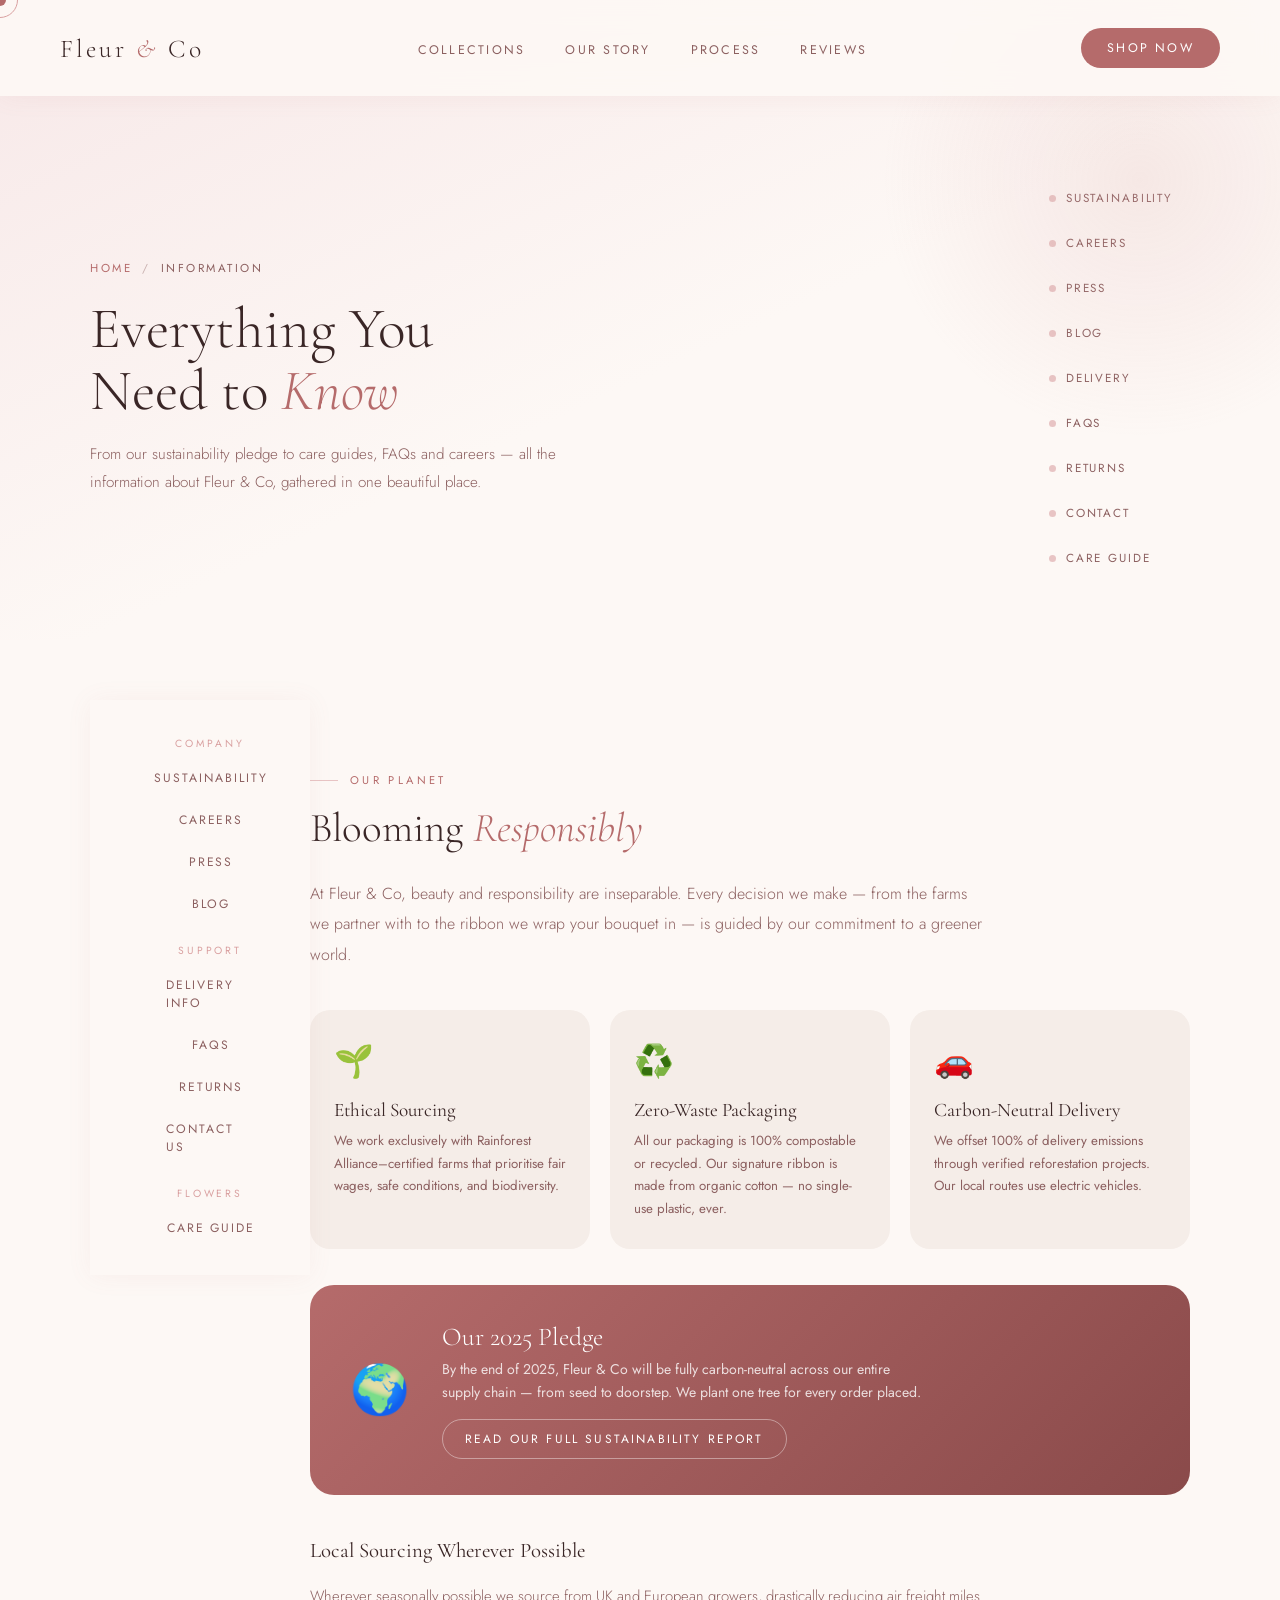
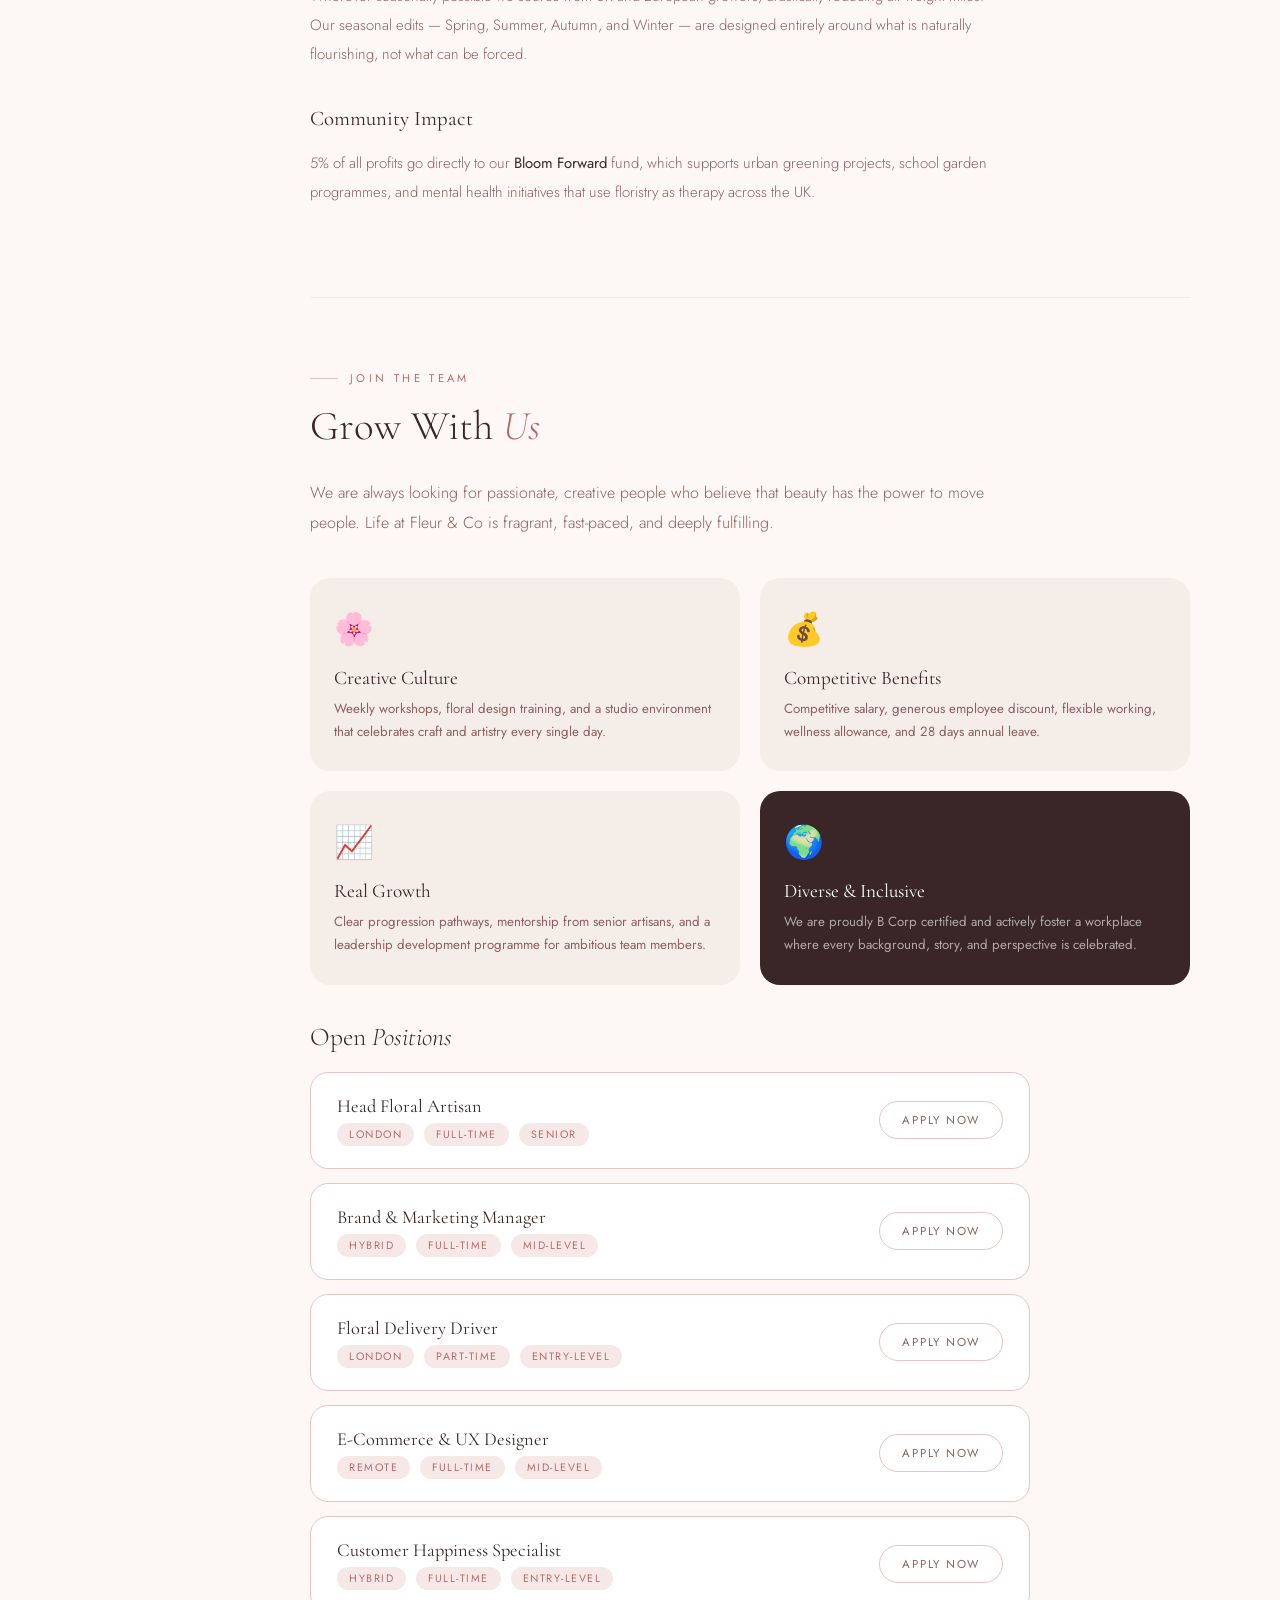
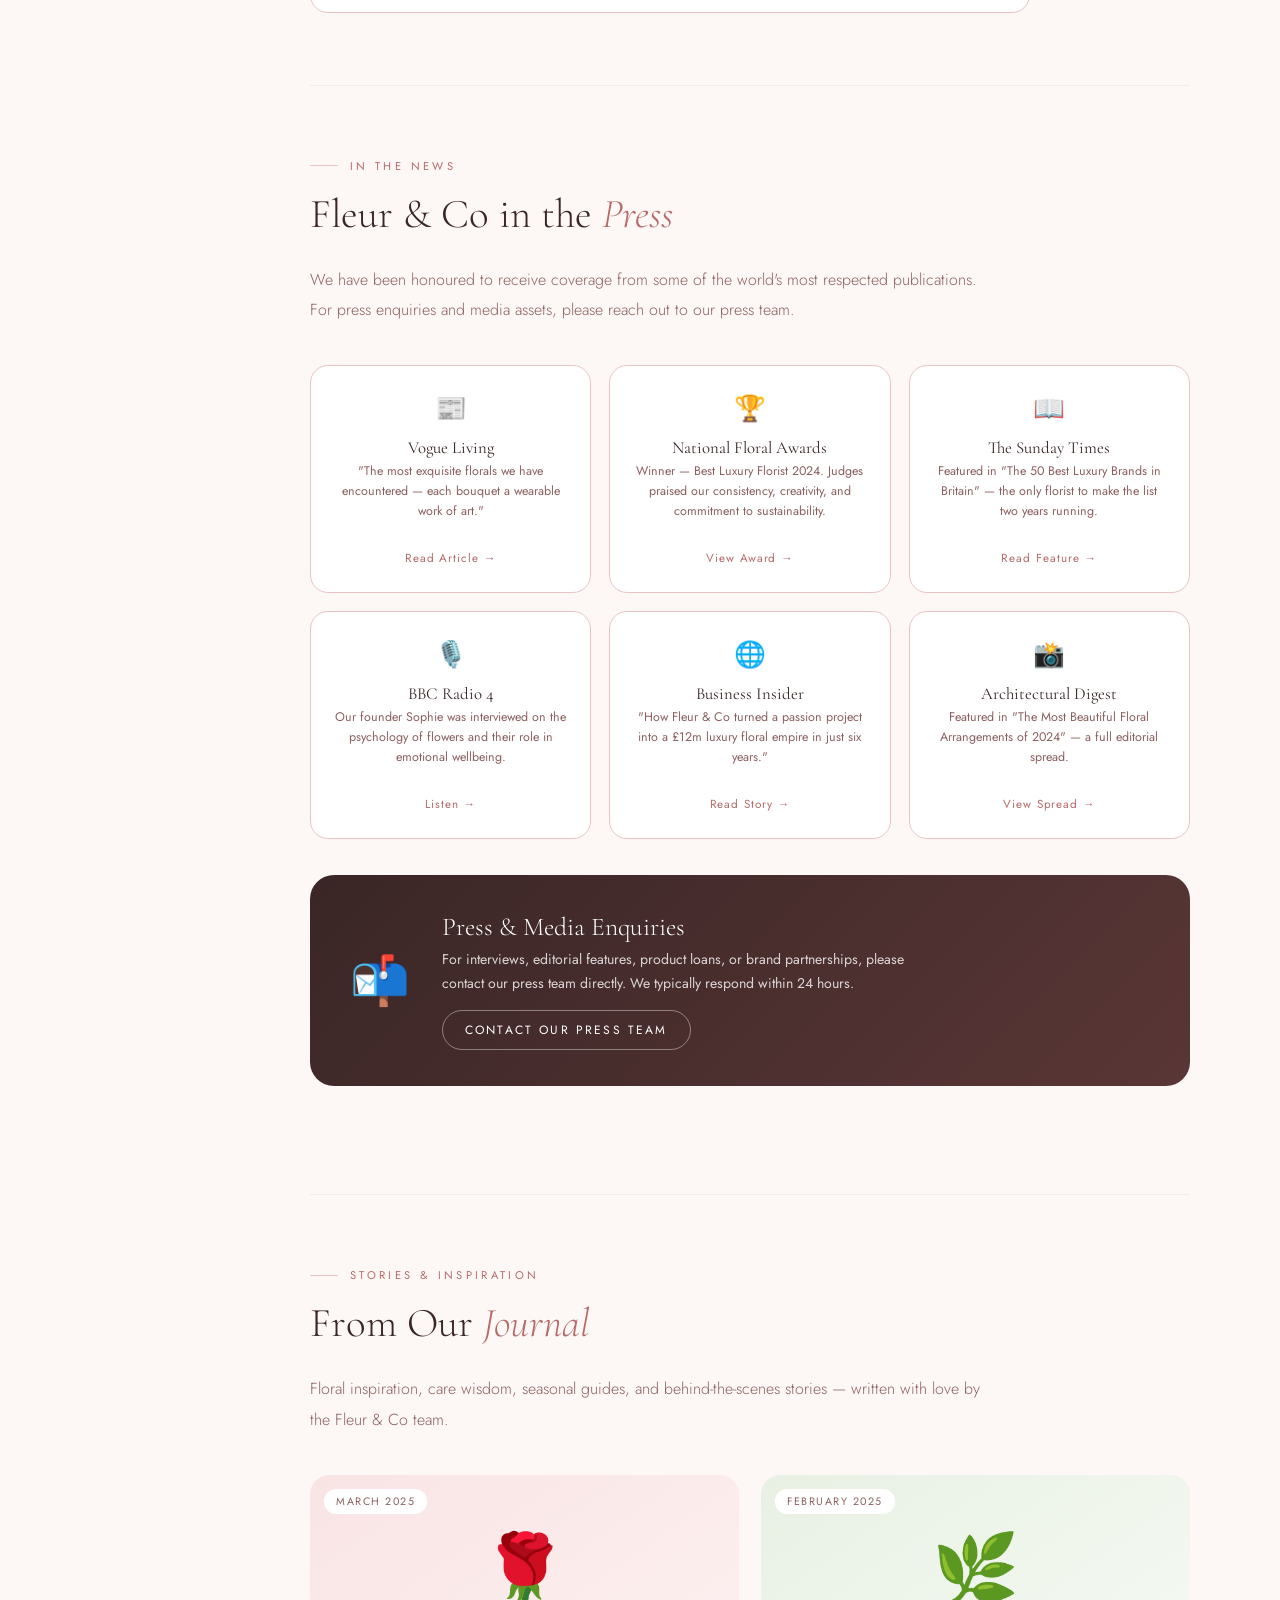
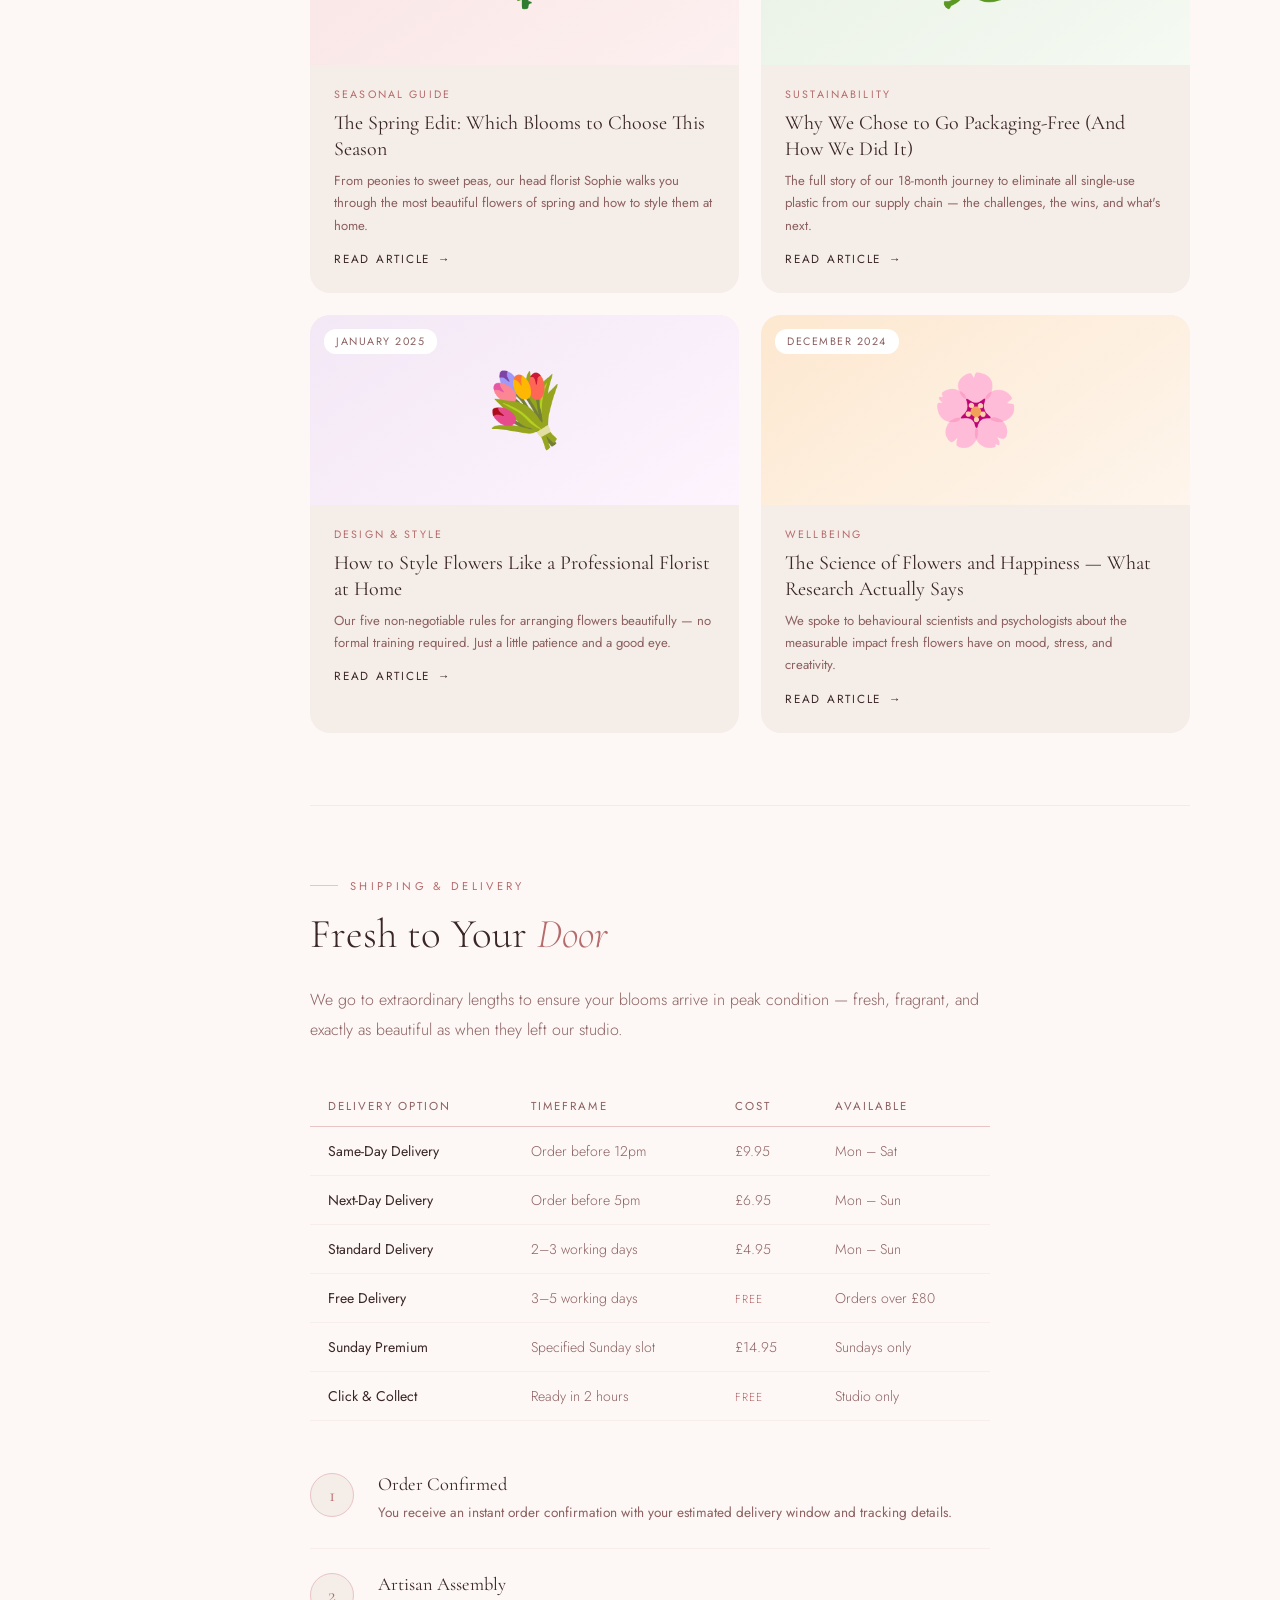
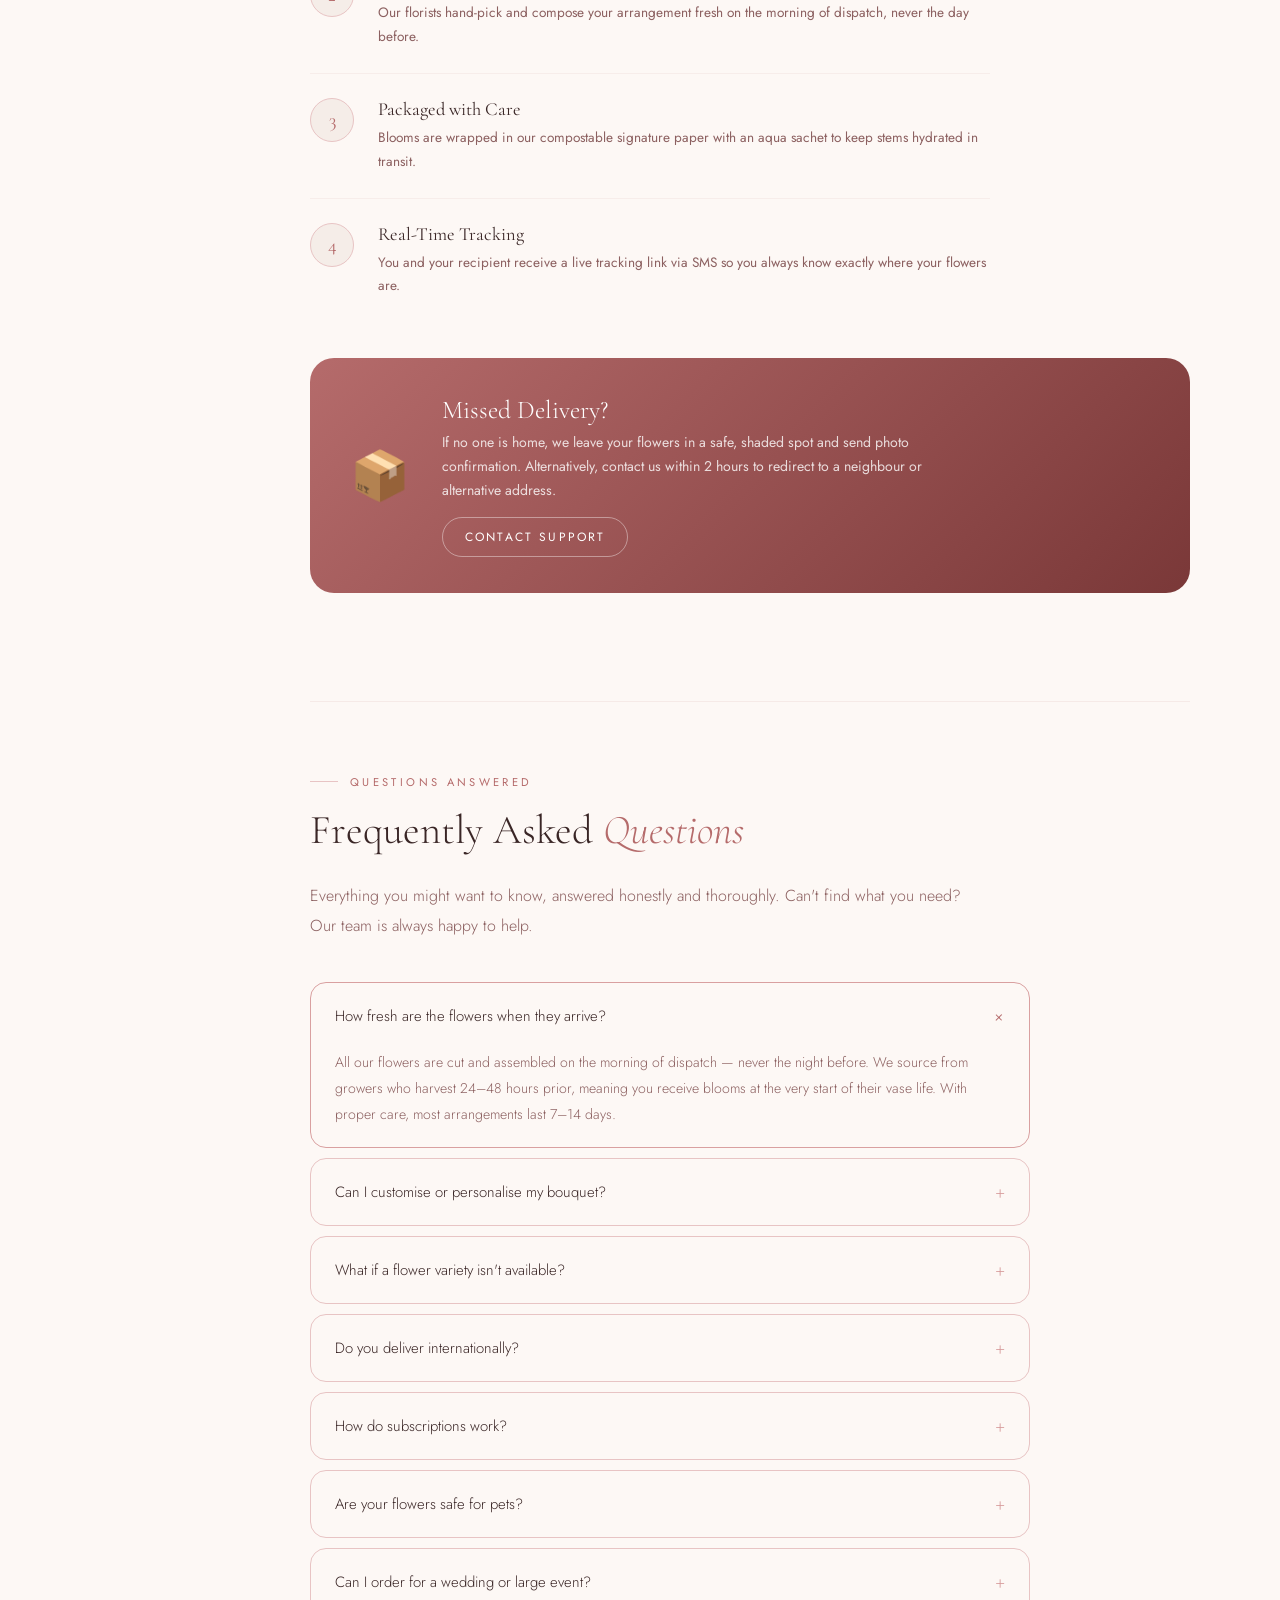
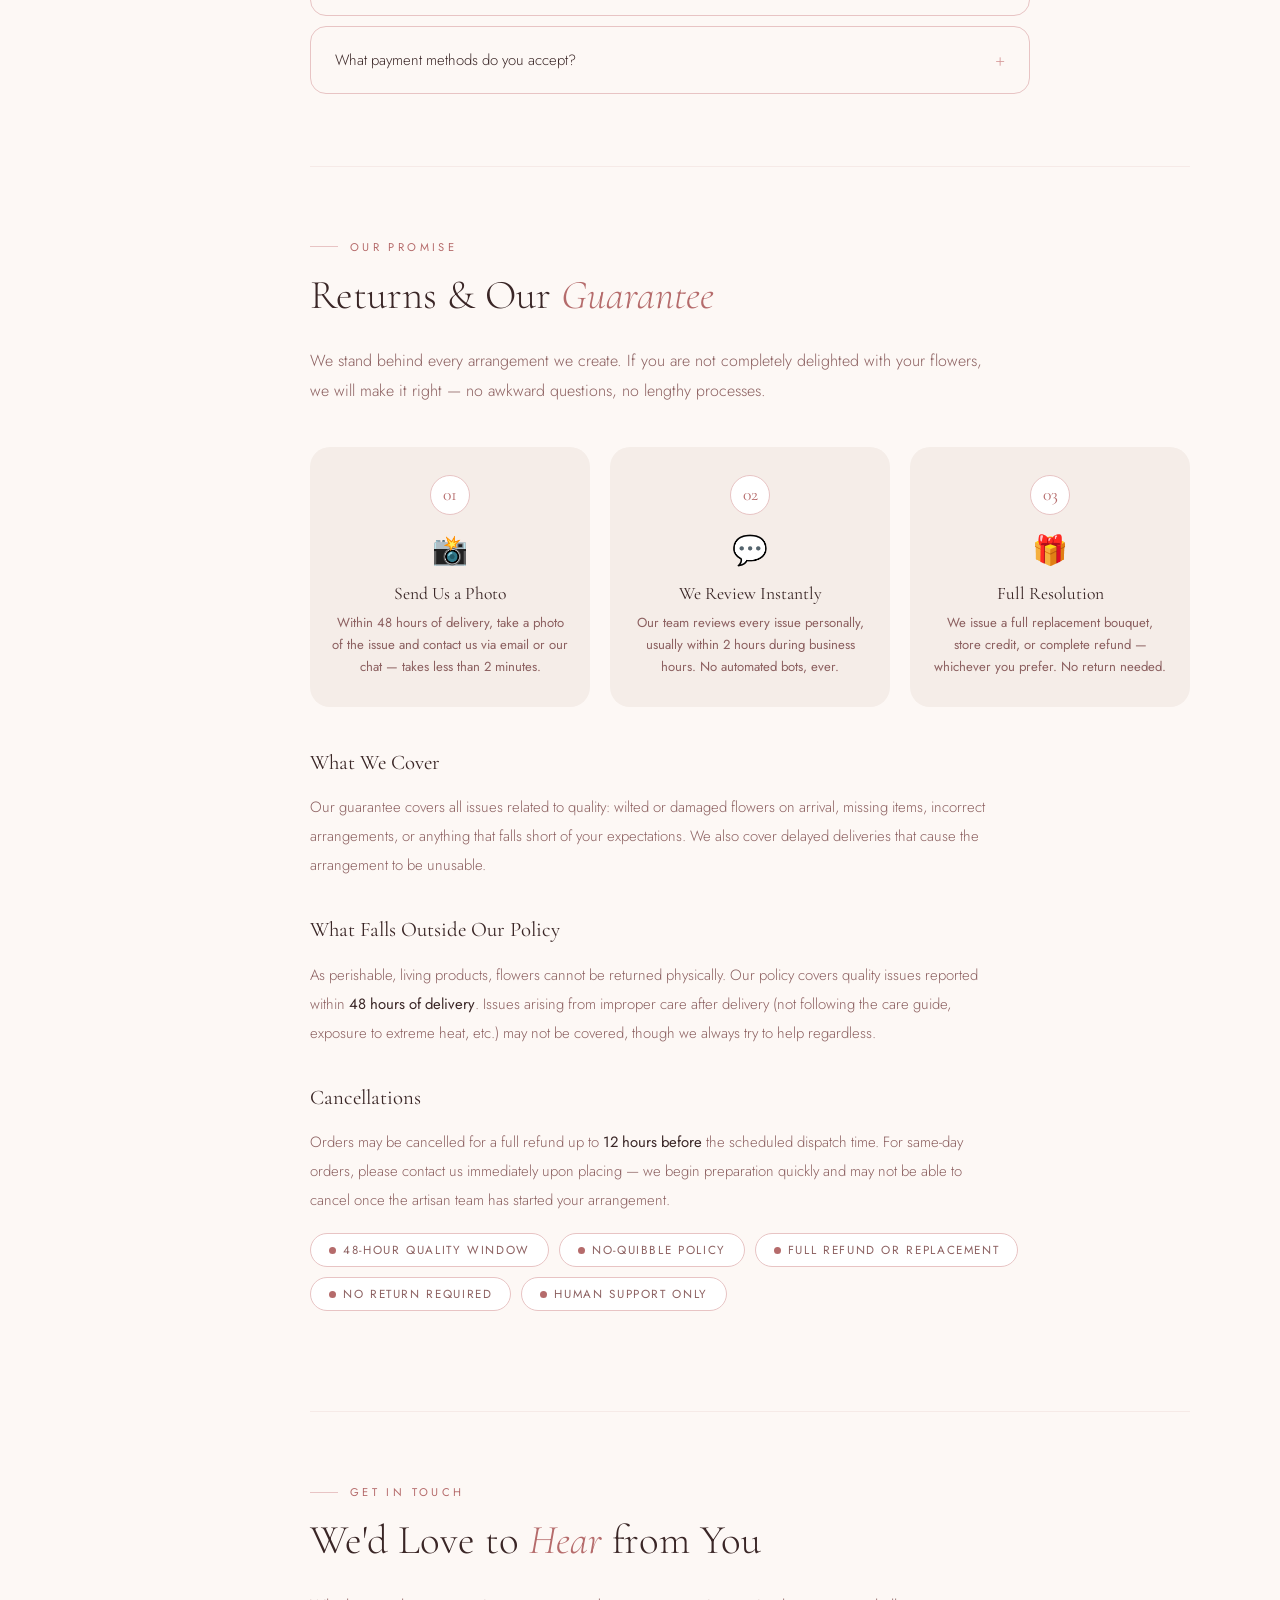
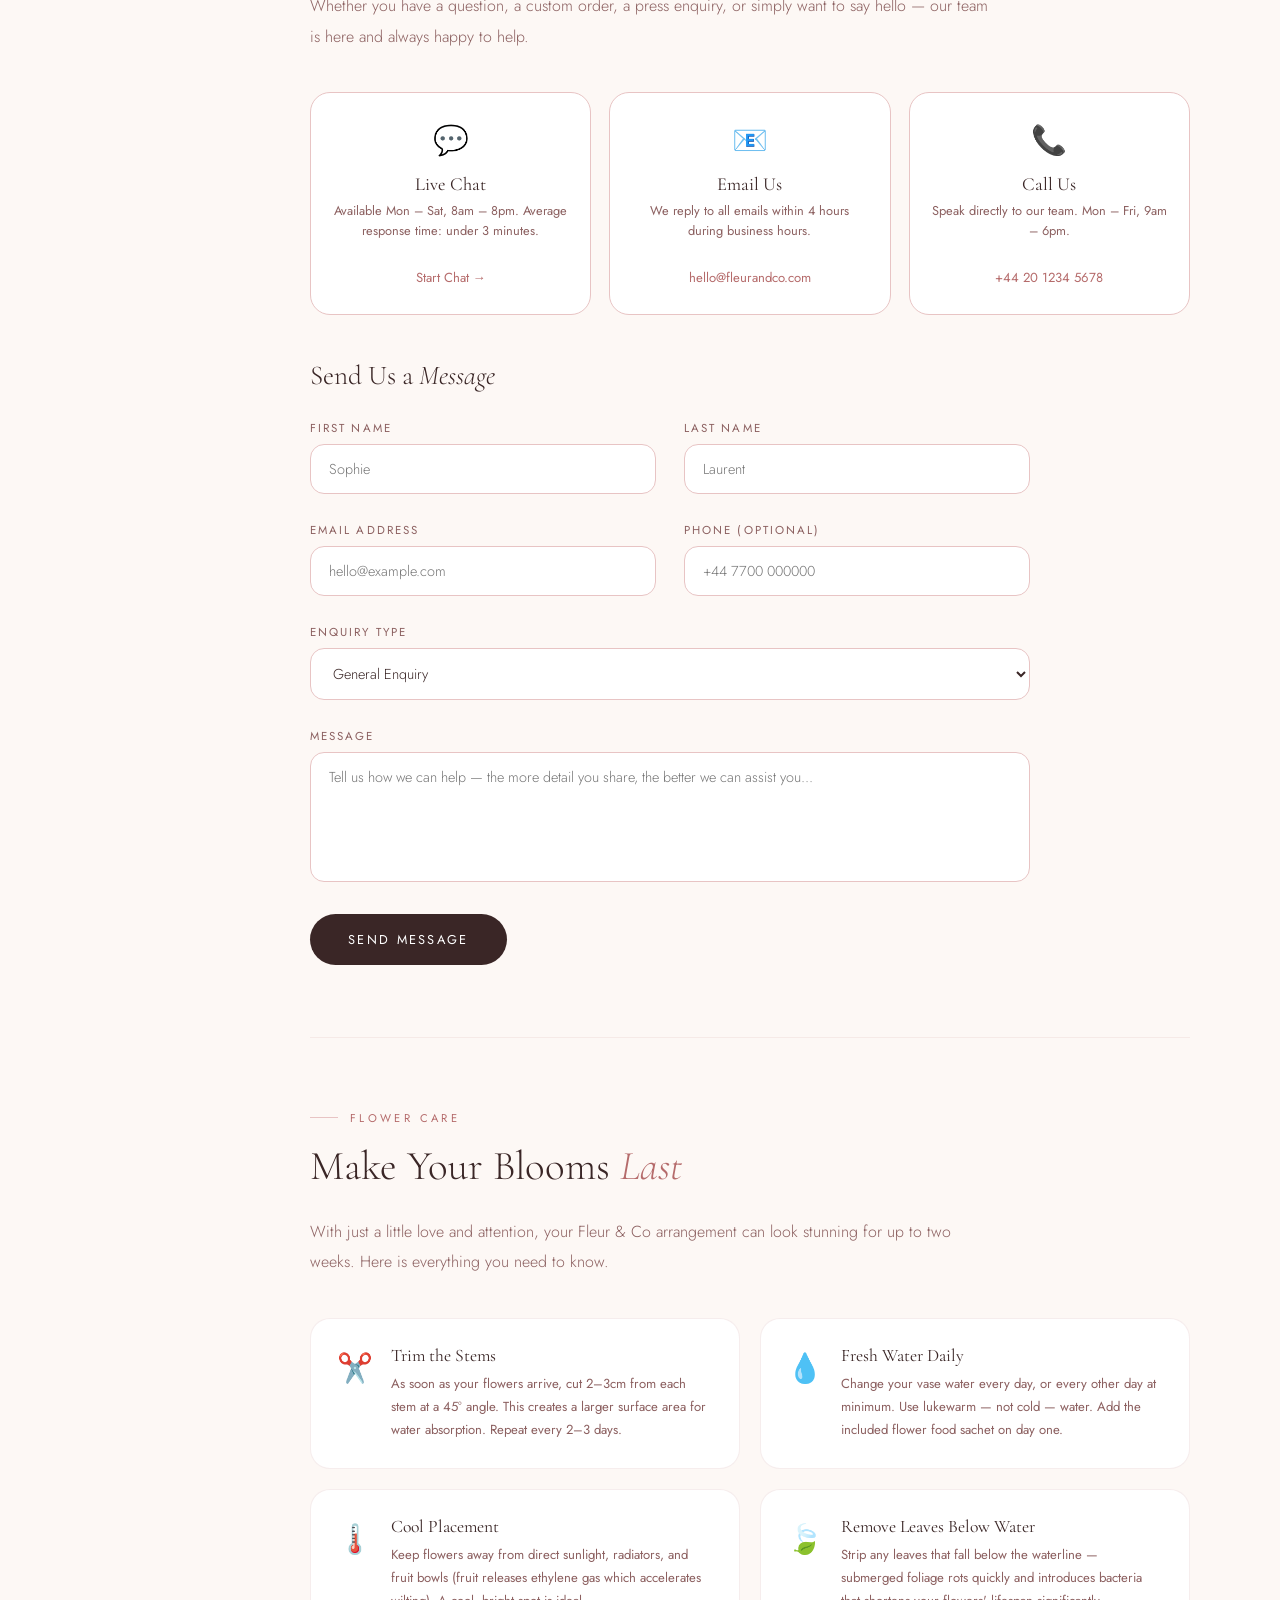
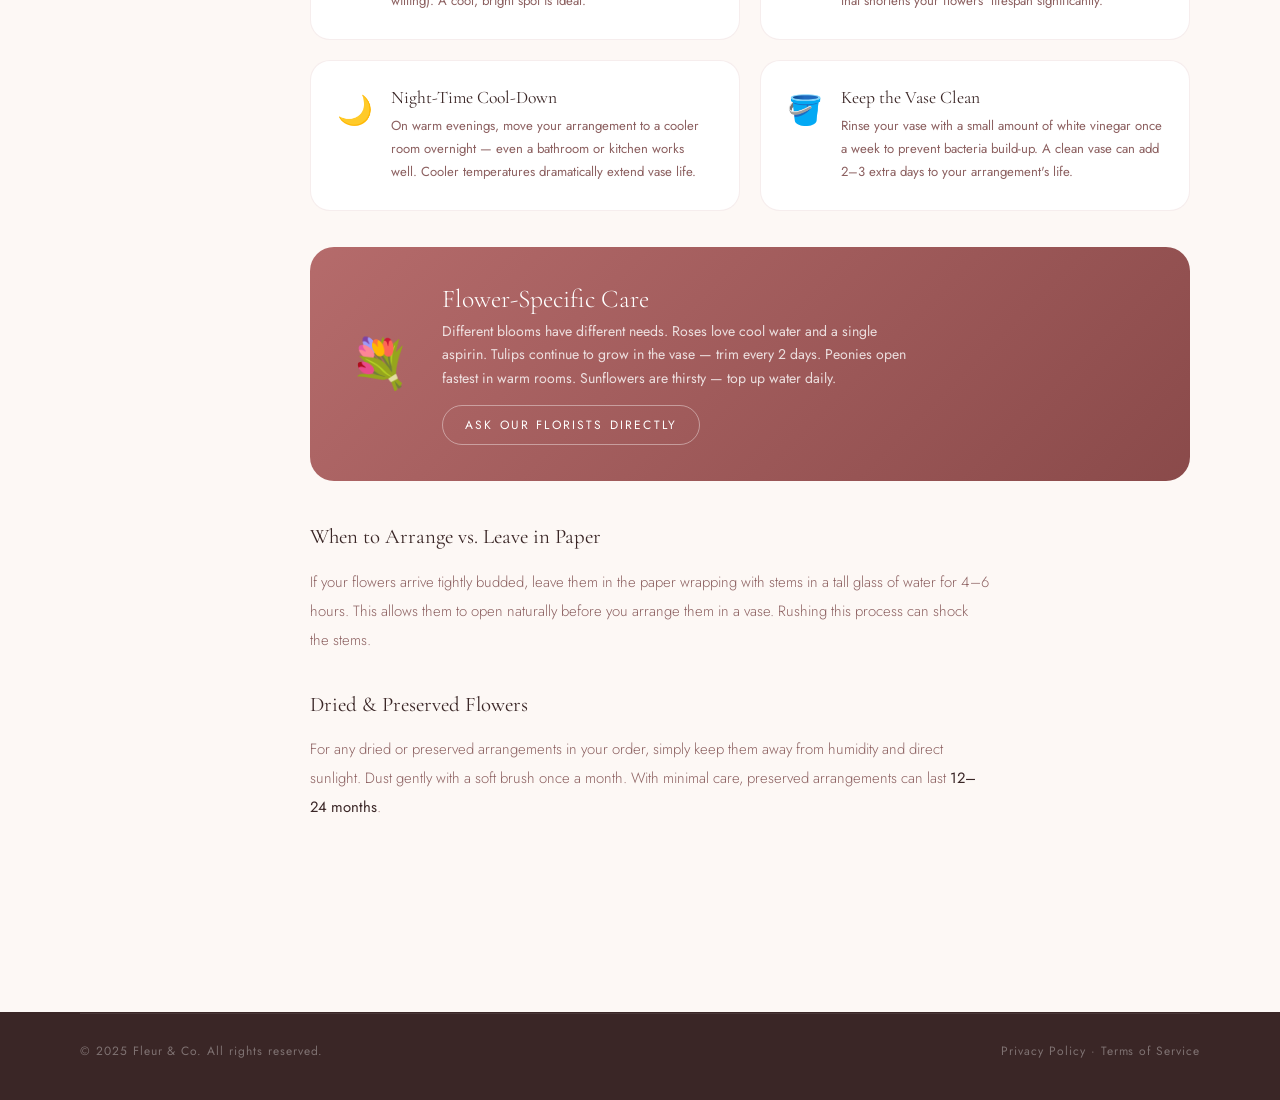
<file: info.html>
<!DOCTYPE html>
<html lang="en">
    <head>
        <meta charset="UTF-8"/>
        <meta name="viewport" content="width=device-width, initial-scale=1.0"/>
        <title>Information — Fleur & Co</title>
        <link href="https://fonts.googleapis.com/css2?family=Cormorant+Garamond:ital,wght@0,300;0,400;0,600;1,300;1,400&family=Jost:wght@200;300;400&display=swap" rel="stylesheet"/>
        <link rel="stylesheet" href="info.css"/>
    </head>
    <body>

    <div class="cursor" id="cursor"></div>
    <div class="cursor-ring" id="cursorRing"></div>

    <!-- Nav -->
    <nav id="navbar">
    <a href="index.html" class="nav-logo">Fleur <span>&</span> Co</a>
    <ul class="nav-links">
        <li><a href="index.html#collection">Collections</a></li>
        <li><a href="index.html#about">Our Story</a></li>
        <li><a href="index.html#process">Process</a></li>
        <li><a href="index.html#testimonials">Reviews</a></li>
    </ul>
    <a href="index.html#collection" class="nav-cta">Shop Now</a>
    <div class="hamburger" id="hamburger"><span></span><span></span><span></span></div>
    </nav>

    <div class="mobile-menu" id="mobileMenu">
    <button class="close-menu" id="closeMenu">✕</button>
    <a href="index.html" onclick="closeMobile()">Home</a>
    <a href="index.html#collection" onclick="closeMobile()">Collections</a>
    <a href="#sustainability" onclick="closeMobile()">Sustainability</a>
    <a href="#careers" onclick="closeMobile()">Careers</a>
    <a href="#contact" onclick="closeMobile()">Contact</a>
    </div>

    <!-- Page Hero -->
    <div class="page-hero">
    <div class="hero-inner">
        <div>
        <div class="breadcrumb">
            <a href="fleur_landing.html">Home</a>
            <span>/</span>
            Information
        </div>
        <h1 class="page-title">Everything You<br>Need to <em>Know</em></h1>
        <p class="page-subtitle">From our sustainability pledge to care guides, FAQs and careers — all the information about Fleur & Co, gathered in one beautiful place.</p>
        </div>
        <div class="quick-nav">
        <a href="#sustainability"><span class="dot"></span>Sustainability</a>
        <a href="#careers"><span class="dot"></span>Careers</a>
        <a href="#press"><span class="dot"></span>Press</a>
        <a href="#blog"><span class="dot"></span>Blog</a>
        <a href="#delivery"><span class="dot"></span>Delivery</a>
        <a href="#faqs"><span class="dot"></span>FAQs</a>
        <a href="#returns"><span class="dot"></span>Returns</a>
        <a href="#contact"><span class="dot"></span>Contact</a>
        <a href="#care"><span class="dot"></span>Care Guide</a>
        </div>
    </div>
    </div>

    <!-- Main Layout -->
    <div class="layout">

    <!-- Sticky Side Nav -->
    <nav class="side-nav" id="sideNav">
        <div class="side-nav-title">Company</div>
        <a href="#sustainability" class="side-link">Sustainability</a>
        <a href="#careers" class="side-link">Careers</a>
        <a href="#press" class="side-link">Press</a>
        <a href="#blog" class="side-link">Blog</a>
        <div class="side-nav-title">Support</div>
        <a href="#delivery" class="side-link">Delivery Info</a>
        <a href="#faqs" class="side-link">FAQs</a>
        <a href="#returns" class="side-link">Returns</a>
        <a href="#contact" class="side-link">Contact Us</a>
        <div class="side-nav-title">Flowers</div>
        <a href="#care" class="side-link">Care Guide</a>
    </nav>

    <!-- Content -->
    <div class="content">

        <!-- ── SUSTAINABILITY ── -->
        <section class="info-section reveal" id="sustainability">
        <div class="section-tag">Our Planet</div>
        <h2 class="section-title">Blooming <em>Responsibly</em></h2>
        <p class="section-lead">At Fleur & Co, beauty and responsibility are inseparable. Every decision we make — from the farms we partner with to the ribbon we wrap your bouquet in — is guided by our commitment to a greener world.</p>

        <div class="cards-row reveal">
            <div class="info-card">
            <div class="info-card-icon">🌱</div>
            <h4>Ethical Sourcing</h4>
            <p>We work exclusively with Rainforest Alliance–certified farms that prioritise fair wages, safe conditions, and biodiversity.</p>
            </div>
            <div class="info-card">
            <div class="info-card-icon">♻️</div>
            <h4>Zero-Waste Packaging</h4>
            <p>All our packaging is 100% compostable or recycled. Our signature ribbon is made from organic cotton — no single-use plastic, ever.</p>
            </div>
            <div class="info-card">
            <div class="info-card-icon">🚗</div>
            <h4>Carbon-Neutral Delivery</h4>
            <p>We offset 100% of delivery emissions through verified reforestation projects. Our local routes use electric vehicles.</p>
            </div>
        </div>

        <div class="highlight-strip reveal">
            <div class="hs-icon">🌍</div>
            <div>
            <h4>Our 2025 Pledge</h4>
            <p>By the end of 2025, Fleur & Co will be fully carbon-neutral across our entire supply chain — from seed to doorstep. We plant one tree for every order placed.</p>
            <a href="#">Read Our Full Sustainability Report</a>
            </div>
        </div>

        <div class="prose reveal">
            <h4>Local Sourcing Wherever Possible</h4>
            <p>Wherever seasonally possible we source from UK and European growers, drastically reducing air freight miles. Our seasonal edits — Spring, Summer, Autumn, and Winter — are designed entirely around what is naturally flourishing, not what can be forced.</p>
            <h4>Community Impact</h4>
            <p>5% of all profits go directly to our <strong>Bloom Forward</strong> fund, which supports urban greening projects, school garden programmes, and mental health initiatives that use floristry as therapy across the UK.</p>
        </div>
        </section>

        <!-- ── CAREERS ── -->
        <section class="info-section reveal" id="careers">
        <div class="section-tag">Join the Team</div>
        <h2 class="section-title">Grow With <em>Us</em></h2>
        <p class="section-lead">We are always looking for passionate, creative people who believe that beauty has the power to move people. Life at Fleur & Co is fragrant, fast-paced, and deeply fulfilling.</p>

        <div class="cards-row cards-row-2 reveal">
            <div class="info-card">
            <div class="info-card-icon">🌸</div>
            <h4>Creative Culture</h4>
            <p>Weekly workshops, floral design training, and a studio environment that celebrates craft and artistry every single day.</p>
            </div>
            <div class="info-card">
            <div class="info-card-icon">💰</div>
            <h4>Competitive Benefits</h4>
            <p>Competitive salary, generous employee discount, flexible working, wellness allowance, and 28 days annual leave.</p>
            </div>
            <div class="info-card">
            <div class="info-card-icon">📈</div>
            <h4>Real Growth</h4>
            <p>Clear progression pathways, mentorship from senior artisans, and a leadership development programme for ambitious team members.</p>
            </div>
            <div class="info-card info-card-dark">
            <div class="info-card-icon">🌍</div>
            <h4>Diverse & Inclusive</h4>
            <p>We are proudly B Corp certified and actively foster a workplace where every background, story, and perspective is celebrated.</p>
            </div>
        </div>

        <h3 style="font-family:'Cormorant Garamond',serif;font-size:1.6rem;font-weight:300;margin-bottom:20px;" class="reveal">Open <em>Positions</em></h3>
        <div class="job-list reveal">
            <div class="job-card">
            <div class="job-info">
                <h4>Head Floral Artisan</h4>
                <div class="job-meta">
                <span class="job-tag">London</span>
                <span class="job-tag">Full-time</span>
                <span class="job-tag">Senior</span>
                </div>
            </div>
            <button class="apply-btn" onclick="applyJob(this,'Head Floral Artisan')">Apply Now</button>
            </div>
            <div class="job-card">
            <div class="job-info">
                <h4>Brand & Marketing Manager</h4>
                <div class="job-meta">
                <span class="job-tag">Hybrid</span>
                <span class="job-tag">Full-time</span>
                <span class="job-tag">Mid-level</span>
                </div>
            </div>
            <button class="apply-btn" onclick="applyJob(this,'Brand & Marketing Manager')">Apply Now</button>
            </div>
            <div class="job-card">
            <div class="job-info">
                <h4>Floral Delivery Driver</h4>
                <div class="job-meta">
                <span class="job-tag">London</span>
                <span class="job-tag">Part-time</span>
                <span class="job-tag">Entry-level</span>
                </div>
            </div>
            <button class="apply-btn" onclick="applyJob(this,'Floral Delivery Driver')">Apply Now</button>
            </div>
            <div class="job-card">
            <div class="job-info">
                <h4>E-Commerce & UX Designer</h4>
                <div class="job-meta">
                <span class="job-tag">Remote</span>
                <span class="job-tag">Full-time</span>
                <span class="job-tag">Mid-level</span>
                </div>
            </div>
            <button class="apply-btn" onclick="applyJob(this,'E-Commerce & UX Designer')">Apply Now</button>
            </div>
            <div class="job-card">
            <div class="job-info">
                <h4>Customer Happiness Specialist</h4>
                <div class="job-meta">
                <span class="job-tag">Hybrid</span>
                <span class="job-tag">Full-time</span>
                <span class="job-tag">Entry-level</span>
                </div>
            </div>
            <button class="apply-btn" onclick="applyJob(this,'Customer Happiness Specialist')">Apply Now</button>
            </div>
        </div>
        </section>

        <!-- ── PRESS ── -->
        <section class="info-section reveal" id="press">
        <div class="section-tag">In the News</div>
        <h2 class="section-title">Fleur & Co in the <em>Press</em></h2>
        <p class="section-lead">We have been honoured to receive coverage from some of the world's most respected publications. For press enquiries and media assets, please reach out to our press team.</p>

        <div class="press-grid reveal">
            <div class="press-card">
            <div class="press-icon">📰</div>
            <h4>Vogue Living</h4>
            <p>"The most exquisite florals we have encountered — each bouquet a wearable work of art."</p>
            <br/><a href="#">Read Article →</a>
            </div>
            <div class="press-card">
            <div class="press-icon">🏆</div>
            <h4>National Floral Awards</h4>
            <p>Winner — Best Luxury Florist 2024. Judges praised our consistency, creativity, and commitment to sustainability.</p>
            <br/><a href="#">View Award →</a>
            </div>
            <div class="press-card">
            <div class="press-icon">📖</div>
            <h4>The Sunday Times</h4>
            <p>Featured in "The 50 Best Luxury Brands in Britain" — the only florist to make the list two years running.</p>
            <br/><a href="#">Read Feature →</a>
            </div>
            <div class="press-card">
            <div class="press-icon">🎙️</div>
            <h4>BBC Radio 4</h4>
            <p>Our founder Sophie was interviewed on the psychology of flowers and their role in emotional wellbeing.</p>
            <br/><a href="#">Listen →</a>
            </div>
            <div class="press-card">
            <div class="press-icon">🌐</div>
            <h4>Business Insider</h4>
            <p>"How Fleur & Co turned a passion project into a £12m luxury floral empire in just six years."</p>
            <br/><a href="#">Read Story →</a>
            </div>
            <div class="press-card">
            <div class="press-icon">📸</div>
            <h4>Architectural Digest</h4>
            <p>Featured in "The Most Beautiful Floral Arrangements of 2024" — a full editorial spread.</p>
            <br/><a href="#">View Spread →</a>
            </div>
        </div>

        <div class="highlight-strip reveal" style="background:linear-gradient(135deg,#3a2626 0%,#5a3636 100%)">
            <div class="hs-icon">📬</div>
            <div>
            <h4>Press & Media Enquiries</h4>
            <p>For interviews, editorial features, product loans, or brand partnerships, please contact our press team directly. We typically respond within 24 hours.</p>
            <a href="#contact">Contact Our Press Team</a>
            </div>
        </div>
        </section>

        <!-- ── BLOG ── -->
        <section class="info-section reveal" id="blog">
        <div class="section-tag">Stories & Inspiration</div>
        <h2 class="section-title">From Our <em>Journal</em></h2>
        <p class="section-lead">Floral inspiration, care wisdom, seasonal guides, and behind-the-scenes stories — written with love by the Fleur & Co team.</p>

        <div class="blog-grid reveal">
            <div class="blog-card">
            <div class="blog-thumb" style="background:linear-gradient(145deg,#f9e4e4,#fdf0f0)">
                <span class="blog-date">March 2025</span>
                🌹
            </div>
            <div class="blog-body">
                <div class="blog-cat">Seasonal Guide</div>
                <h4>The Spring Edit: Which Blooms to Choose This Season</h4>
                <p>From peonies to sweet peas, our head florist Sophie walks you through the most beautiful flowers of spring and how to style them at home.</p>
                <a href="#" class="read-more">Read Article</a>
            </div>
            </div>
            <div class="blog-card">
            <div class="blog-thumb" style="background:linear-gradient(145deg,#e8f0e4,#f5faf2)">
                <span class="blog-date">February 2025</span>
                🌿
            </div>
            <div class="blog-body">
                <div class="blog-cat">Sustainability</div>
                <h4>Why We Chose to Go Packaging-Free (And How We Did It)</h4>
                <p>The full story of our 18-month journey to eliminate all single-use plastic from our supply chain — the challenges, the wins, and what's next.</p>
                <a href="#" class="read-more">Read Article</a>
            </div>
            </div>
            <div class="blog-card">
            <div class="blog-thumb" style="background:linear-gradient(145deg,#f3e8f5,#fdf4fe)">
                <span class="blog-date">January 2025</span>
                💐
            </div>
            <div class="blog-body">
                <div class="blog-cat">Design & Style</div>
                <h4>How to Style Flowers Like a Professional Florist at Home</h4>
                <p>Our five non-negotiable rules for arranging flowers beautifully — no formal training required. Just a little patience and a good eye.</p>
                <a href="#" class="read-more">Read Article</a>
            </div>
            </div>
            <div class="blog-card">
            <div class="blog-thumb" style="background:linear-gradient(145deg,#fde8d0,#fef5ec)">
                <span class="blog-date">December 2024</span>
                🌸
            </div>
            <div class="blog-body">
                <div class="blog-cat">Wellbeing</div>
                <h4>The Science of Flowers and Happiness — What Research Actually Says</h4>
                <p>We spoke to behavioural scientists and psychologists about the measurable impact fresh flowers have on mood, stress, and creativity.</p>
                <a href="#" class="read-more">Read Article</a>
            </div>
            </div>
        </div>
        </section>

        <!-- ── DELIVERY ── -->
        <section class="info-section reveal" id="delivery">
        <div class="section-tag">Shipping & Delivery</div>
        <h2 class="section-title">Fresh to Your <em>Door</em></h2>
        <p class="section-lead">We go to extraordinary lengths to ensure your blooms arrive in peak condition — fresh, fragrant, and exactly as beautiful as when they left our studio.</p>

        <table class="info-table reveal">
            <thead>
            <tr>
                <th>Delivery Option</th>
                <th>Timeframe</th>
                <th>Cost</th>
                <th>Available</th>
            </tr>
            </thead>
            <tbody>
            <tr><td><strong>Same-Day Delivery</strong></td><td>Order before 12pm</td><td>£9.95</td><td>Mon – Sat</td></tr>
            <tr><td><strong>Next-Day Delivery</strong></td><td>Order before 5pm</td><td>£6.95</td><td>Mon – Sun</td></tr>
            <tr><td><strong>Standard Delivery</strong></td><td>2–3 working days</td><td>£4.95</td><td>Mon – Sun</td></tr>
            <tr><td><strong>Free Delivery</strong></td><td>3–5 working days</td><td><span class="tag-free">Free</span></td><td>Orders over £80</td></tr>
            <tr><td><strong>Sunday Premium</strong></td><td>Specified Sunday slot</td><td>£14.95</td><td>Sundays only</td></tr>
            <tr><td><strong>Click & Collect</strong></td><td>Ready in 2 hours</td><td><span class="tag-free">Free</span></td><td>Studio only</td></tr>
            </tbody>
        </table>

        <div class="steps reveal">
            <div class="step-row">
            <div class="step-num-circle">1</div>
            <div class="step-content">
                <h4>Order Confirmed</h4>
                <p>You receive an instant order confirmation with your estimated delivery window and tracking details.</p>
            </div>
            </div>
            <div class="step-row">
            <div class="step-num-circle">2</div>
            <div class="step-content">
                <h4>Artisan Assembly</h4>
                <p>Our florists hand-pick and compose your arrangement fresh on the morning of dispatch, never the day before.</p>
            </div>
            </div>
            <div class="step-row">
            <div class="step-num-circle">3</div>
            <div class="step-content">
                <h4>Packaged with Care</h4>
                <p>Blooms are wrapped in our compostable signature paper with an aqua sachet to keep stems hydrated in transit.</p>
            </div>
            </div>
            <div class="step-row">
            <div class="step-num-circle">4</div>
            <div class="step-content">
                <h4>Real-Time Tracking</h4>
                <p>You and your recipient receive a live tracking link via SMS so you always know exactly where your flowers are.</p>
            </div>
            </div>
        </div>

        <div class="highlight-strip reveal" style="background:linear-gradient(135deg,var(--deep-rose),#7a3838)">
            <div class="hs-icon">📦</div>
            <div>
            <h4>Missed Delivery?</h4>
            <p>If no one is home, we leave your flowers in a safe, shaded spot and send photo confirmation. Alternatively, contact us within 2 hours to redirect to a neighbour or alternative address.</p>
            <a href="#contact">Contact Support</a>
            </div>
        </div>
        </section>

        <!-- ── FAQs ── -->
        <section class="info-section reveal" id="faqs">
        <div class="section-tag">Questions Answered</div>
        <h2 class="section-title">Frequently Asked <em>Questions</em></h2>
        <p class="section-lead">Everything you might want to know, answered honestly and thoroughly. Can't find what you need? Our team is always happy to help.</p>

        <div class="faq-list reveal">
            <div class="faq-item open">
            <button class="faq-q" onclick="toggleFaq(this)">
                How fresh are the flowers when they arrive?
                <span class="arrow">+</span>
            </button>
            <div class="faq-a">All our flowers are cut and assembled on the morning of dispatch — never the night before. We source from growers who harvest 24–48 hours prior, meaning you receive blooms at the very start of their vase life. With proper care, most arrangements last 7–14 days.</div>
            </div>
            <div class="faq-item">
            <button class="faq-q" onclick="toggleFaq(this)">
                Can I customise or personalise my bouquet?
                <span class="arrow">+</span>
            </button>
            <div class="faq-a">Yes — most of our bouquets can be customised in size (small, medium, or large) and we offer a free handwritten card with every order. For fully bespoke arrangements, please contact us at least 72 hours in advance and our artisans will create something tailored entirely to your vision.</div>
            </div>
            <div class="faq-item">
            <button class="faq-q" onclick="toggleFaq(this)">
                What if a flower variety isn't available?
                <span class="arrow">+</span>
            </button>
            <div class="faq-a">Occasionally, due to seasonal supply, a specific bloom may not be available. In this case, our florists will substitute with something of equal or greater value, maintaining the overall colour palette and style of your chosen arrangement. You will always be notified if a substitution is made.</div>
            </div>
            <div class="faq-item">
            <button class="faq-q" onclick="toggleFaq(this)">
                Do you deliver internationally?
                <span class="arrow">+</span>
            </button>
            <div class="faq-a">We currently deliver across the United Kingdom. For international orders or special arrangements, please contact our team directly — we have trusted partner florists in France, Italy, and Germany who we can coordinate deliveries with for significant occasions.</div>
            </div>
            <div class="faq-item">
            <button class="faq-q" onclick="toggleFaq(this)">
                How do subscriptions work?
                <span class="arrow">+</span>
            </button>
            <div class="faq-a">Subscriptions are billed automatically on the same date each cycle (weekly or monthly). You can pause, skip, or cancel at any time from your account dashboard — no minimum term, no cancellation fees. Subscribers receive priority delivery slots and a 10% discount on all one-off purchases.</div>
            </div>
            <div class="faq-item">
            <button class="faq-q" onclick="toggleFaq(this)">
                Are your flowers safe for pets?
                <span class="arrow">+</span>
            </button>
            <div class="faq-a">Some flowers — including lilies, tulips, and daffodils — can be toxic to cats and dogs. We always recommend keeping arrangements out of reach of pets. When placing an order, you can add a note requesting a pet-safe arrangement and we will compose something beautiful using only non-toxic varieties such as roses, sunflowers, and orchids.</div>
            </div>
            <div class="faq-item">
            <button class="faq-q" onclick="toggleFaq(this)">
                Can I order for a wedding or large event?
                <span class="arrow">+</span>
            </button>
            <div class="faq-a">Absolutely — weddings and events are one of our specialities. We offer complimentary consultation calls with our senior florists, mood board creation, and a dedicated event coordinator. Please book at least 8 weeks in advance for weddings. Contact us using the form below to begin your enquiry.</div>
            </div>
            <div class="faq-item">
            <button class="faq-q" onclick="toggleFaq(this)">
                What payment methods do you accept?
                <span class="arrow">+</span>
            </button>
            <div class="faq-a">We accept all major credit and debit cards (Visa, Mastercard, Amex), Apple Pay, Google Pay, and PayPal. All transactions are secured with 256-bit SSL encryption. We also offer Klarna — buy now, pay in 3 interest-free instalments — for orders over £60.</div>
            </div>
        </div>
        </section>

        <!-- ── RETURNS ── -->
        <section class="info-section reveal" id="returns">
        <div class="section-tag">Our Promise</div>
        <h2 class="section-title">Returns & Our <em>Guarantee</em></h2>
        <p class="section-lead">We stand behind every arrangement we create. If you are not completely delighted with your flowers, we will make it right — no awkward questions, no lengthy processes.</p>

        <div class="returns-steps reveal">
            <div class="return-step">
            <div class="r-num">01</div>
            <div class="r-icon">📸</div>
            <h4>Send Us a Photo</h4>
            <p>Within 48 hours of delivery, take a photo of the issue and contact us via email or our chat — takes less than 2 minutes.</p>
            </div>
            <div class="return-step">
            <div class="r-num">02</div>
            <div class="r-icon">💬</div>
            <h4>We Review Instantly</h4>
            <p>Our team reviews every issue personally, usually within 2 hours during business hours. No automated bots, ever.</p>
            </div>
            <div class="return-step">
            <div class="r-num">03</div>
            <div class="r-icon">🎁</div>
            <h4>Full Resolution</h4>
            <p>We issue a full replacement bouquet, store credit, or complete refund — whichever you prefer. No return needed.</p>
            </div>
        </div>

        <div class="prose reveal">
            <h4>What We Cover</h4>
            <p>Our guarantee covers all issues related to quality: wilted or damaged flowers on arrival, missing items, incorrect arrangements, or anything that falls short of your expectations. We also cover delayed deliveries that cause the arrangement to be unusable.</p>
            <h4>What Falls Outside Our Policy</h4>
            <p>As perishable, living products, flowers cannot be returned physically. Our policy covers quality issues reported within <strong>48 hours of delivery</strong>. Issues arising from improper care after delivery (not following the care guide, exposure to extreme heat, etc.) may not be covered, though we always try to help regardless.</p>
            <h4>Cancellations</h4>
            <p>Orders may be cancelled for a full refund up to <strong>12 hours before</strong> the scheduled dispatch time. For same-day orders, please contact us immediately upon placing — we begin preparation quickly and may not be able to cancel once the artisan team has started your arrangement.</p>
        </div>

        <div class="pill-group reveal">
            <div class="pill"><span class="dot"></span>48-Hour Quality Window</div>
            <div class="pill"><span class="dot"></span>No-Quibble Policy</div>
            <div class="pill"><span class="dot"></span>Full Refund or Replacement</div>
            <div class="pill"><span class="dot"></span>No Return Required</div>
            <div class="pill"><span class="dot"></span>Human Support Only</div>
        </div>
        </section>

        <!-- ── CONTACT ── -->
        <section class="info-section reveal" id="contact">
        <div class="section-tag">Get in Touch</div>
        <h2 class="section-title">We'd Love to <em>Hear</em> from You</h2>
        <p class="section-lead">Whether you have a question, a custom order, a press enquiry, or simply want to say hello — our team is here and always happy to help.</p>

        <div class="contact-channels reveal">
            <div class="channel-card">
            <div class="channel-icon">💬</div>
            <h4>Live Chat</h4>
            <p>Available Mon – Sat, 8am – 8pm. Average response time: under 3 minutes.</p>
            <br/><a href="#">Start Chat →</a>
            </div>
            <div class="channel-card">
            <div class="channel-icon">📧</div>
            <h4>Email Us</h4>
            <p>We reply to all emails within 4 hours during business hours.</p>
            <br/><a href="mailto:hello@fleurandco.com">hello@fleurandco.com</a>
            </div>
            <div class="channel-card">
            <div class="channel-icon">📞</div>
            <h4>Call Us</h4>
            <p>Speak directly to our team. Mon – Fri, 9am – 6pm.</p>
            <br/><a href="tel:+442012345678">+44 20 1234 5678</a>
            </div>
        </div>

        <h3 style="font-family:'Cormorant Garamond',serif;font-size:1.7rem;font-weight:300;margin-bottom:28px;" class="reveal">Send Us a <em>Message</em></h3>
        <form class="contact-grid reveal" onsubmit="handleForm(event)">
            <div class="form-group">
            <label>First Name</label>
            <input type="text" placeholder="Sophie" required/>
            </div>
            <div class="form-group">
            <label>Last Name</label>
            <input type="text" placeholder="Laurent" required/>
            </div>
            <div class="form-group">
            <label>Email Address</label>
            <input type="email" placeholder="hello@example.com" required/>
            </div>
            <div class="form-group">
            <label>Phone (optional)</label>
            <input type="tel" placeholder="+44 7700 000000"/>
            </div>
            <div class="form-group full">
            <label>Enquiry Type</label>
            <select>
                <option>General Enquiry</option>
                <option>Order Issue</option>
                <option>Custom Arrangement</option>
                <option>Wedding & Events</option>
                <option>Press & Media</option>
                <option>Careers</option>
                <option>Wholesale</option>
            </select>
            </div>
            <div class="form-group full">
            <label>Message</label>
            <textarea placeholder="Tell us how we can help — the more detail you share, the better we can assist you..."></textarea>
            </div>
            <div class="full">
            <button type="submit" class="btn-primary" id="submitBtn">Send Message</button>
            <div id="formSuccess" style="display:none;margin-top:18px;padding:16px 22px;background:var(--cream);border-radius:14px;font-size:.88rem;color:var(--text-light);">
                🌸 Thank you! We've received your message and will be in touch within 4 hours.
            </div>
            </div>
        </form>
        </section>

        <!-- ── CARE GUIDE ── -->
        <section class="info-section reveal" id="care">
        <div class="section-tag">Flower Care</div>
        <h2 class="section-title">Make Your Blooms <em>Last</em></h2>
        <p class="section-lead">With just a little love and attention, your Fleur & Co arrangement can look stunning for up to two weeks. Here is everything you need to know.</p>

        <div class="care-grid reveal">
            <div class="care-card">
            <div class="care-icon">✂️</div>
            <div>
                <h4>Trim the Stems</h4>
                <p>As soon as your flowers arrive, cut 2–3cm from each stem at a 45° angle. This creates a larger surface area for water absorption. Repeat every 2–3 days.</p>
            </div>
            </div>
            <div class="care-card">
            <div class="care-icon">💧</div>
            <div>
                <h4>Fresh Water Daily</h4>
                <p>Change your vase water every day, or every other day at minimum. Use lukewarm — not cold — water. Add the included flower food sachet on day one.</p>
            </div>
            </div>
            <div class="care-card">
            <div class="care-icon">🌡️</div>
            <div>
                <h4>Cool Placement</h4>
                <p>Keep flowers away from direct sunlight, radiators, and fruit bowls (fruit releases ethylene gas which accelerates wilting). A cool, bright spot is ideal.</p>
            </div>
            </div>
            <div class="care-card">
            <div class="care-icon">🍃</div>
            <div>
                <h4>Remove Leaves Below Water</h4>
                <p>Strip any leaves that fall below the waterline — submerged foliage rots quickly and introduces bacteria that shortens your flowers' lifespan significantly.</p>
            </div>
            </div>
            <div class="care-card">
            <div class="care-icon">🌙</div>
            <div>
                <h4>Night-Time Cool-Down</h4>
                <p>On warm evenings, move your arrangement to a cooler room overnight — even a bathroom or kitchen works well. Cooler temperatures dramatically extend vase life.</p>
            </div>
            </div>
            <div class="care-card">
            <div class="care-icon">🪣</div>
            <div>
                <h4>Keep the Vase Clean</h4>
                <p>Rinse your vase with a small amount of white vinegar once a week to prevent bacteria build-up. A clean vase can add 2–3 extra days to your arrangement's life.</p>
            </div>
            </div>
        </div>

        <div class="highlight-strip reveal">
            <div class="hs-icon">💐</div>
            <div>
            <h4>Flower-Specific Care</h4>
            <p>Different blooms have different needs. Roses love cool water and a single aspirin. Tulips continue to grow in the vase — trim every 2 days. Peonies open fastest in warm rooms. Sunflowers are thirsty — top up water daily.</p>
            <a href="#contact">Ask Our Florists Directly</a>
            </div>
        </div>

        <div class="prose reveal">
            <h4>When to Arrange vs. Leave in Paper</h4>
            <p>If your flowers arrive tightly budded, leave them in the paper wrapping with stems in a tall glass of water for 4–6 hours. This allows them to open naturally before you arrange them in a vase. Rushing this process can shock the stems.</p>
            <h4>Dried & Preserved Flowers</h4>
            <p>For any dried or preserved arrangements in your order, simply keep them away from humidity and direct sunlight. Dust gently with a soft brush once a month. With minimal care, preserved arrangements can last <strong>12–24 months</strong>.</p>
        </div>
        </section>

    </div><!-- /content -->
    </div><!-- /layout -->

    <!-- Footer -->
        <footer>
            <div class="footer-bottom">
                <span>© 2025 Fleur & Co. All rights reserved.</span>
                <span>Privacy Policy · Terms of Service</span>
            </div>
        </footer>

    <script src="info.js"></script>
    </body>
</html>
</file>
<file: style.css>
*, *::before, *::after { margin: 0; padding: 0; box-sizing: border-box; }

    :root {
        --blush:     #f7e8e8;
        --rose:      #e8c4c4;
        --petal:     #d9a0a0;
        --deep-rose: #b56b6b;
        --ivory:     #fdf8f5;
        --cream:     #f5ede8;
        --text:      #3a2626;
        --text-light:#8c6060;
        --white:     #ffffff;
    }

    html { scroll-behavior: smooth; }

    body {
        font-family: 'Jost', sans-serif;
        background: var(--ivory);
        color: var(--text);
        overflow-x: hidden;
        cursor: none;
    }

    /* ── Custom Cursor ── */
    .cursor {
        width: 12px; height: 12px;
        background: var(--deep-rose);
        border-radius: 50%;
        position: fixed; top: 0; left: 0;
        pointer-events: none; z-index: 9999;
        transform: translate(-50%,-50%);
        transition: transform .15s ease, width .2s, height .2s, background .2s;
    }
    .cursor-ring {
        width: 36px; height: 36px;
        border: 1px solid var(--petal);
        border-radius: 50%;
        position: fixed; top: 0; left: 0;
        pointer-events: none; z-index: 9998;
        transform: translate(-50%,-50%);
        transition: transform .35s ease;
    }
    body:hover .cursor { background: var(--deep-rose); }

    /* ── Nav ── */
    nav {
        position: fixed; top: 0; left: 0; right: 0;
        display: flex; 
        align-items: center; 
        justify-content: space-between;
        padding: 28px 60px;
        z-index: 100;
        transition: background .4s, padding .4s, box-shadow .4s;
    }
    nav.scrolled {
        background: rgba(253,248,245,.92);
        backdrop-filter: blur(12px);
        padding: 18px 60px;
        box-shadow: 0 1px 24px rgba(181,107,107,.08);
    }
    .nav-logo {
        font-family: 'Cormorant Garamond', serif;
        font-size: 1.6rem; font-weight: 300; letter-spacing: .12em;
        color: var(--text); text-decoration: none;
    }
    .nav-logo span { font-style: italic; color: var(--deep-rose); }
    .nav-links { display: flex; gap: 40px; list-style: none; }
    .nav-links a {
        font-size: .78rem; letter-spacing: .18em; text-transform: uppercase;
        color: var(--text-light); text-decoration: none;
        transition: color .2s;
    }
    .nav-links a:hover { color: var(--deep-rose); }
    .nav-cta {
        font-size: .78rem; letter-spacing: .18em; text-transform: uppercase;
        color: var(--white); background: var(--deep-rose);
        padding: 11px 26px; border-radius: 40px;
        text-decoration: none;
        transition: background .2s, transform .2s;
    }
    .nav-cta:hover { background: var(--petal); transform: translateY(-1px); }

    /* Hamburger */
    .hamburger { display: none; flex-direction: column; gap: 5px; cursor: pointer; }
    .hamburger span {
        width: 24px; height: 1.5px; background: var(--text);
        transition: .3s;
    }
    .mobile-menu {
        display: none; position: fixed; inset: 0;
        background: var(--ivory); z-index: 99;
        flex-direction: column; align-items: center; justify-content: center; gap: 36px;
    }
    .mobile-menu.open { display: flex; }
    .mobile-menu a {
        font-family: 'Cormorant Garamond', serif;
        font-size: 2.2rem; font-weight: 300; color: var(--text);
        text-decoration: none; letter-spacing: .08em;
    }
    .mobile-menu a:hover { color: var(--deep-rose); }
    .close-menu {
        position: absolute; top: 30px; right: 40px;
        font-size: 2rem; cursor: pointer; color: var(--text-light);
        background: none; border: none;
    }

    /* ── Hero ── */
    #hero {
        min-height: 100vh;
        display: grid; grid-template-columns: 1fr 1fr;
        position: relative; overflow: hidden;
    }
    .hero-left {
        display: flex; flex-direction: column; justify-content: center;
        padding: 140px 60px 100px 80px;
        position: relative; z-index: 2;
    }
    .hero-tag {
        font-size: .72rem; letter-spacing: .3em; text-transform: uppercase;
        color: var(--deep-rose); margin-bottom: 28px;
        display: flex; align-items: center; gap: 12px;
        opacity: 0; animation: fadeUp .8s .3s forwards;
    }
    .hero-tag::before { content: ''; width: 40px; height: 1px; background: var(--rose); }
    .hero-h1 {
        font-family: 'Cormorant Garamond', serif;
        font-size: clamp(3.2rem, 5.5vw, 5.8rem);
        font-weight: 300; line-height: 1.08;
        color: var(--text);
        opacity: 0; animation: fadeUp .9s .5s forwards;
    }
    .hero-h1 em { font-style: italic; color: var(--deep-rose); }
    .hero-desc {
        font-size: .95rem; font-weight: 300; line-height: 1.8;
        color: var(--text-light); max-width: 400px;
        margin-top: 28px;
        opacity: 0; animation: fadeUp .9s .7s forwards;
    }
    .hero-actions {
        display: flex; align-items: center; gap: 28px;
        margin-top: 48px;
        opacity: 0; animation: fadeUp .9s .9s forwards;
    }
    .btn-primary {
        font-size: .8rem; letter-spacing: .18em; text-transform: uppercase;
        color: var(--white); background: var(--text);
        padding: 16px 38px; border-radius: 50px;
        text-decoration: none; transition: background .25s, transform .2s;
    }
    .btn-primary:hover { background: var(--deep-rose); transform: translateY(-2px); }
    .btn-ghost {
        font-size: .8rem; letter-spacing: .15em; text-transform: uppercase;
        color: var(--text); text-decoration: none;
        display: flex; align-items: center; gap: 10px;
        transition: gap .2s, color .2s;
    }
    .btn-ghost::after { content: '→'; transition: transform .2s; }
    .btn-ghost:hover { color: var(--deep-rose); gap: 16px; }
    .hero-stat {
        display: flex; gap: 40px; margin-top: 64px;
        opacity: 0; animation: fadeUp .9s 1.1s forwards;
    }
    .stat h3 {
        font-family: 'Cormorant Garamond', serif;
        font-size: 2rem; font-weight: 300; color: var(--text);
    }
    .stat p {
        font-size: .72rem; 
        letter-spacing: .18em;
        text-transform: uppercase; 
        color: var(--text-light);
        margin-top: 4px;
    }

    .hero-right {
        position: relative;
        overflow: hidden;
        border-radius: 25px;
    }
    .hero-img-wrap {
        width: 100%;
        height: 100%;
        position: relative;
        background: linear-gradient(145deg, #f2d9d9 0%, #f9eeee 50%, #ede0e0 100%);
        display: flex; 
        align-items: center; 
        justify-content: center;
    }
    /* Decorative petal shapes */
    .petal-bg { position: absolute; inset: 0; overflow: hidden; }
    .petal-bg::before {
        content: '';
        position: absolute; width: 500px; height: 500px;
        background: radial-gradient(circle, rgba(255,255,255,.6) 0%, transparent 70%);
        top: 50%; left: 50%; transform: translate(-50%,-50%);
        border-radius: 40% 60% 55% 45% / 45% 40% 60% 55%;
        animation: morphBlob 8s ease-in-out infinite;
    }
    @keyframes morphBlob {
        0%,100% { border-radius: 40% 60% 55% 45% / 45% 40% 60% 55%; }
        33%      { border-radius: 55% 45% 40% 60% / 60% 55% 45% 40%; }
        66%      { border-radius: 45% 55% 60% 40% / 40% 60% 45% 55%; }
    }
    .big-flower {
        font-size: 260px; line-height: 1;
        position: relative; z-index: 1;
        animation: floatFlower 6s ease-in-out infinite;
        filter: drop-shadow(0 30px 60px rgba(181,107,107,.18));
        opacity: 0; animation: floatFlower 6s 1.2s ease-in-out infinite, fadeIn .6s 1.2s forwards;
    }
    @keyframes floatFlower {
        0%,100% { transform: translateY(0) rotate(-3deg); }
        50%      { transform: translateY(-18px) rotate(3deg); }
    }
    @keyframes fadeIn { to { opacity: 1; } }

    .badge-wrap {
        position: absolute; bottom: 60px; left: -30px; z-index: 3;
        background: var(--white); border-radius: 20px;
        padding: 18px 24px; box-shadow: 0 12px 40px rgba(181,107,107,.15);
        display: flex; align-items: center; gap: 14px;
        opacity: 0; animation: slideRight .8s 1.4s forwards;
    }
    .badge-icon { font-size: 2rem; }
    .badge-text h4 { font-family: 'Cormorant Garamond', serif; font-size: 1.1rem; font-weight: 400; }
    .badge-text p { font-size: .72rem; color: var(--text-light); letter-spacing: .08em; }

    .badge-wrap2 {
        position: absolute; top: 80px; right: -20px; z-index: 3;
        background: var(--deep-rose); border-radius: 16px;
        padding: 14px 20px; box-shadow: 0 12px 40px rgba(181,107,107,.3);
        color: var(--white);
        opacity: 0; animation: slideLeft .8s 1.6s forwards;
    }
    .badge-wrap2 p { font-size: .7rem; letter-spacing: .15em; text-transform: uppercase; opacity: .8; }
    .badge-wrap2 h4 { font-family: 'Cormorant Garamond', serif; font-size: 1.3rem; font-weight: 300; margin-top: 2px; }

    /* ── Marquee ── */
    .marquee-section {
        background: var(--deep-rose); padding: 18px 0; overflow: hidden;
    }
    .marquee-track {
        display: flex; gap: 0;
        animation: marquee 22s linear infinite;
        white-space: nowrap;
    }
    .marquee-item {
        font-family: 'Cormorant Garamond', serif;
        font-size: 1.1rem; font-weight: 300; font-style: italic;
        color: rgba(255,255,255,.85); letter-spacing: .12em;
        padding: 0 48px;
        display: flex; align-items: center; gap: 20px;
    }
    .marquee-item::after { content: '✦'; color: rgba(255,255,255,.4); }
    @keyframes marquee { from { transform: translateX(0); } to { transform: translateX(-50%); } }

    /* ── Section Shared ── */
    section { padding: 120px 80px; }
    .section-tag {
        font-size: .72rem; letter-spacing: .3em; text-transform: uppercase;
        color: var(--deep-rose); display: flex; align-items: center; gap: 12px;
        margin-bottom: 20px;
    }
    .section-tag::before { content: ''; width: 32px; height: 1px; background: var(--rose); }
    .section-title {
        font-family: 'Cormorant Garamond', serif;
        font-size: clamp(2.2rem, 4vw, 3.8rem);
        font-weight: 300; line-height: 1.12; color: var(--text);
    }
    .section-title em { font-style: italic; color: var(--deep-rose); }

    /* ── Featured Collections ── */
    #collections { background: var(--ivory); }
    .collections-header {
        display: flex; justify-content: space-between; align-items: flex-end;
        margin-bottom: 64px;
    }
    .see-all {
        font-size: .78rem; letter-spacing: .18em; text-transform: uppercase;
        color: var(--text-light); text-decoration: none;
        display: flex; align-items: center; gap: 8px;
        transition: color .2s, gap .2s;
    }
    .see-all:hover { color: var(--deep-rose); gap: 14px; }
    .see-all::after { content: '→'; }

    .cards-grid {
        display: grid;
        grid-template-columns: repeat(3, 1fr);
        gap: 28px;
    }
    .card {
        border-radius: 24px; overflow: hidden;
        background: var(--cream);
        transition: transform .35s ease, box-shadow .35s ease;
        cursor: none;
    }
    .card:hover { transform: translateY(-8px); box-shadow: 0 24px 60px rgba(181,107,107,.15); }
    .card-img {
        height: 320px;
        display: flex; align-items: center; justify-content: center;
        position: relative; overflow: hidden;
    }
    .card-img-bg {
        position: absolute; inset: 0;
        transition: transform .6s ease;
    }
    .card:hover .card-img-bg { transform: scale(1.06); }
    .card-emoji {
        font-size: 100px; position: relative; z-index: 1;
        transition: transform .4s; filter: drop-shadow(0 12px 24px rgba(0,0,0,.08));
    }
    .card:hover .card-emoji { transform: scale(1.1) rotate(5deg); }
    .card-tag {
        position: absolute; top: 18px; left: 18px; z-index: 2;
        background: var(--white); border-radius: 20px;
        font-size: .66rem; letter-spacing: .16em; text-transform: uppercase;
        color: var(--deep-rose); padding: 6px 14px;
    }
    .card-body { padding: 28px 28px 32px; }
    .card-body h3 {
        font-family: 'Cormorant Garamond', serif;
        font-size: 1.5rem; font-weight: 400; color: var(--text);
    }
    .card-body p {
        font-size: .85rem; font-weight: 300; color: var(--text-light);
        line-height: 1.7; margin-top: 8px;
    }
    .card-footer {
        display: flex; justify-content: space-between; align-items: center;
        margin-top: 20px;
    }
    .price {
        font-family: 'Cormorant Garamond', serif;
        font-size: 1.4rem; font-weight: 400; color: var(--text);
    }
    .add-btn {
        width: 42px; height: 42px; border-radius: 50%;
        background: var(--text); color: var(--white);
        border: none; font-size: 1.3rem; cursor: none;
        display: flex; align-items: center; justify-content: center;
        transition: background .2s, transform .2s;
    }
    .add-btn:hover { background: var(--deep-rose); transform: scale(1.1); }

    /* ── About ── */
    #about {
        background: var(--blush);
        display: grid; grid-template-columns: 1fr 1fr; gap: 100px;
        align-items: center;
    }
    .about-visual {
        position: relative; height: 580px;
    }
    .about-main-img {
        width: 78%; height: 100%;
        background: linear-gradient(160deg, #e8c4c4 0%, #f2d9d9 60%, #fdf0f0 100%);
        border-radius: 32px;
        display: flex; align-items: center; justify-content: center;
        font-size: 140px; box-shadow: 0 30px 80px rgba(181,107,107,.15);
    }
    .about-accent {
        position: absolute; right: 0; bottom: 60px;
        width: 50%; aspect-ratio: 1;
        background: var(--white);
        border-radius: 24px;
        display: flex; align-items: center; justify-content: center;
        font-size: 70px;
        box-shadow: 0 20px 50px rgba(181,107,107,.12);
    }
    .about-years {
        position: absolute; top: 40px; right: 20px;
        background: var(--deep-rose); border-radius: 18px;
        padding: 20px 26px; color: var(--white); text-align: center;
        box-shadow: 0 16px 40px rgba(181,107,107,.3);
    }
    .about-years h3 {
        font-family: 'Cormorant Garamond', serif;
        font-size: 2.4rem; font-weight: 300;
    }
    .about-years p { font-size: .68rem; letter-spacing: .18em; text-transform: uppercase; opacity: .8; }

    .about-content .section-title { margin-bottom: 24px; }
    .about-body {
        font-size: .95rem; font-weight: 300; line-height: 1.9;
        color: var(--text-light); margin-bottom: 36px;
    }
    .about-pillars { display: flex; flex-direction: column; gap: 18px; margin-bottom: 44px; }
    .pillar {
        display: flex; align-items: flex-start; gap: 16px;
        padding: 18px 22px; background: var(--white); border-radius: 16px;
    }
    .pillar-icon { font-size: 1.5rem; flex-shrink: 0; }
    .pillar h4 {
        font-family: 'Cormorant Garamond', serif;
        font-size: 1.1rem; font-weight: 400; margin-bottom: 4px;
    }
    .pillar p { font-size: .82rem; color: var(--text-light); line-height: 1.6; }

    /* ── Process ── */
    #process { background: var(--ivory); text-align: center; }
    .process-header { margin-bottom: 72px; }
    .process-header .section-tag { justify-content: center; }
    .process-header .section-tag::before { display: none; }
    .steps-grid {
        display: grid; grid-template-columns: repeat(4, 1fr); gap: 20px;
        position: relative;
    }
    .steps-grid::before {
        content: '';
        position: absolute; top: 50px; left: 12%; right: 12%; height: 1px;
        background: linear-gradient(90deg, transparent, var(--rose), var(--rose), transparent);
        z-index: 0;
    }
    .step {
        display: flex; flex-direction: column; align-items: center;
        gap: 20px; position: relative; z-index: 1;
        padding: 36px 24px; border-radius: 24px;
        transition: background .3s, transform .3s;
    }
    .step:hover { background: var(--blush); transform: translateY(-6px); }
    .step-num {
        width: 52px; height: 52px; border-radius: 50%;
        background: var(--white); border: 1.5px solid var(--rose);
        display: flex; align-items: center; justify-content: center;
        font-family: 'Cormorant Garamond', serif; font-size: 1.3rem;
        color: var(--deep-rose);
        box-shadow: 0 8px 20px rgba(181,107,107,.1);
    }
    .step-icon { font-size: 2.4rem; }
    .step h4 {
        font-family: 'Cormorant Garamond', serif;
        font-size: 1.25rem; font-weight: 400;
    }
    .step p { font-size: .82rem; color: var(--text-light); line-height: 1.7; }

    /* ── Testimonials ── */
    #testimonials { background: var(--cream); }
    .testi-header { text-align: center; margin-bottom: 64px; }
    .testi-header .section-tag { justify-content: center; }
    .testi-header .section-tag::before { display: none; }
    .testi-grid {
        display: grid; grid-template-columns: repeat(3, 1fr); gap: 28px;
    }
    .testi-card {
        background: var(--white); border-radius: 24px; padding: 36px;
        transition: transform .3s, box-shadow .3s;
    }
    .testi-card:hover { transform: translateY(-6px); box-shadow: 0 20px 50px rgba(181,107,107,.12); }
    .testi-card:nth-child(2) {
        background: var(--deep-rose); color: var(--white);
        transform: translateY(-16px);
    }
    .testi-card:nth-child(2):hover { transform: translateY(-22px); }
    .stars { font-size: 1rem; color: #f0c080; margin-bottom: 20px; }
    .testi-card:nth-child(2) .stars { color: rgba(255,255,255,.7); }
    .quote {
        font-family: 'Cormorant Garamond', serif;
        font-size: 1.2rem; font-weight: 300; line-height: 1.7;
        color: var(--text); margin-bottom: 28px;
    }
    .testi-card:nth-child(2) .quote { color: rgba(255,255,255,.95); }
    .reviewer { display: flex; align-items: center; gap: 14px; }
    .reviewer-avatar {
        width: 46px; height: 46px; border-radius: 50%;
        background: var(--blush); display: flex; align-items: center; justify-content: center;
        font-size: 1.4rem;
    }
    .testi-card:nth-child(2) .reviewer-avatar { background: rgba(255,255,255,.2); }
    .reviewer-info h5 {
        font-size: .9rem; font-weight: 400; color: var(--text);
    }
    .testi-card:nth-child(2) .reviewer-info h5 { color: var(--white); }
    .reviewer-info p {
        font-size: .75rem; color: var(--text-light); letter-spacing: .06em;
    }
    .testi-card:nth-child(2) .reviewer-info p { color: rgba(255,255,255,.6); }

    /* ── Newsletter ── */
    #newsletter {
        background: linear-gradient(145deg, #3a2626 0%, #5a3636 100%);
        text-align: center; padding: 110px 80px;
    }
    #newsletter .section-tag { justify-content: center; color: var(--rose); }
    #newsletter .section-tag::before { background: rgba(216,160,160,.3); }
    #newsletter .section-title { color: var(--white); margin-bottom: 16px; }
    #newsletter .section-title em { color: var(--rose); }
    #newsletter p {
        font-size: .95rem; font-weight: 300; color: rgba(255,255,255,.6);
        max-width: 420px; margin: 0 auto 48px; line-height: 1.8;
    }
    .email-form {
        display: flex; max-width: 480px; margin: 0 auto;
        background: rgba(255,255,255,.08); border: 1px solid rgba(255,255,255,.12);
        border-radius: 60px; overflow: hidden; padding: 6px 6px 6px 24px;
    }
    .email-form input {
        flex: 1; background: none; border: none; outline: none;
        font-family: 'Jost', sans-serif; font-size: .9rem; font-weight: 300;
        color: var(--white); letter-spacing: .04em;
    }
    .email-form input::placeholder { color: rgba(255,255,255,.35); }
    .email-form button {
        background: var(--deep-rose); color: var(--white);
        border: none; border-radius: 50px; padding: 14px 30px;
        font-family: 'Jost', sans-serif; font-size: .78rem;
        letter-spacing: .18em; text-transform: uppercase; cursor: none;
        transition: background .2s, transform .2s;
    }
    .email-form button:hover { background: var(--petal); transform: scale(1.03); }

    /* ── Footer ── */
    footer {
        background: var(--text); color: rgba(255,255,255,.7);
        padding: 72px 80px 40px;
    }
    .footer-top {
        display: grid; grid-template-columns: 1.8fr 1fr 1fr 1fr;
        gap: 60px; margin-bottom: 60px;
    }
    .footer-logo {
        font-family: 'Cormorant Garamond', serif;
        font-size: 1.8rem; font-weight: 300; color: var(--white);
        letter-spacing: .1em; margin-bottom: 16px;
    }
    .footer-logo span { font-style: italic; color: var(--rose); }
    .footer-about { font-size: .85rem; line-height: 1.8; max-width: 280px; }
    .footer-socials { display: flex; gap: 14px; margin-top: 24px; }
    .social-btn {
        width: 40px; height: 40px; border-radius: 50%;
        background: rgba(255,255,255,.08); border: 1px solid rgba(255,255,255,.1);
        display: flex; align-items: center; justify-content: center;
        font-size: 1rem; text-decoration: none; color: rgba(255,255,255,.7);
        transition: background .2s, transform .2s;
    }
    .social-btn:hover { background: var(--deep-rose); transform: translateY(-2px); }
    .footer-col h5 {
        font-size: .75rem; letter-spacing: .22em; text-transform: uppercase;
        color: var(--white); margin-bottom: 20px;
    }
    .footer-col ul { list-style: none; display: flex; flex-direction: column; gap: 10px; }
    .footer-col ul a {
        font-size: .85rem; color: rgba(255,255,255,.55); text-decoration: none;
        transition: color .2s;
    }
    .footer-col ul a:hover { color: var(--rose); }
    .footer-bottom {
        border-top: 1px solid rgba(255,255,255,.08);
        padding-top: 28px; display: flex; justify-content: space-between;
        align-items: center; font-size: .75rem; letter-spacing: .08em;
        color: rgba(255,255,255,.35);
    }

    /* ── Animations ── */
    @keyframes fadeUp {
        from { opacity: 0; transform: translateY(28px); }
        to   { opacity: 1; transform: translateY(0); }
    }
    @keyframes slideRight {
        from { opacity: 0; transform: translateX(-30px); }
        to   { opacity: 1; transform: translateX(0); }
    }
    @keyframes slideLeft {
        from { opacity: 0; transform: translateX(30px); }
        to   { opacity: 1; transform: translateX(0); }
    }

    .reveal {
        opacity: 0; transform: translateY(32px);
        transition: opacity .75s ease, transform .75s ease;
    }
    .reveal.visible { opacity: 1; transform: translateY(0); }
    .reveal-delay-1 { transition-delay: .1s; }
    .reveal-delay-2 { transition-delay: .2s; }
    .reveal-delay-3 { transition-delay: .3s; }
    .reveal-delay-4 { transition-delay: .4s; }

    /* ── Responsive ── */
    @media (max-width: 1024px) {
        nav { padding: 24px 36px; }
        nav.scrolled { padding: 16px 36px; }
        section { padding: 90px 36px; }
        #hero { grid-template-columns: 1fr; min-height: auto; }
        .hero-left { padding: 140px 36px 60px; }
        .hero-right { height: 420px; }
        .big-flower { font-size: 180px; }
        .cards-grid { grid-template-columns: repeat(2, 1fr); }
        #about { grid-template-columns: 1fr; gap: 56px; padding: 90px 36px; }
        .about-visual { height: 400px; }
        .steps-grid { grid-template-columns: repeat(2, 1fr); }
        .steps-grid::before { display: none; }
        .testi-grid { grid-template-columns: 1fr; }
        .testi-card:nth-child(2) { transform: none; }
        .footer-top { grid-template-columns: 1fr 1fr; gap: 40px; }
        .nav-links, .nav-cta { display: none; }
        .hamburger { display: flex; }
        #newsletter { padding: 80px 36px; }
    }

    @media (max-width: 640px) {
        nav { padding: 20px 24px; }
        section { padding: 72px 24px; }
        .hero-left { padding: 120px 24px 48px; }
        .hero-right { height: 320px; }
        .big-flower { font-size: 130px; }
        .cards-grid { grid-template-columns: 1fr; }
        .steps-grid { grid-template-columns: 1fr; }
        .footer-top { grid-template-columns: 1fr; }
        .email-form { flex-direction: column; border-radius: 20px; gap: 12px; padding: 16px; }
        .email-form button { width: 100%; border-radius: 12px; }
        .badge-wrap, .badge-wrap2 { display: none; }
    }
</file>
<file: collection.css>
*, *::before, *::after { margin: 0; padding: 0; box-sizing: border-box; }

    :root {
        --blush:     #f7e8e8;
        --rose:      #e8c4c4;
        --petal:     #d9a0a0;
        --deep-rose: #b56b6b;
        --ivory:     #fdf8f5;
        --cream:     #f5ede8;
        --text:      #3a2626;
        --text-light:#8c6060;
        --white:     #ffffff;
    }

    html { scroll-behavior: smooth; }
    body {
        font-family: 'Jost', sans-serif;
        background: var(--ivory);
        color: var(--text);
        overflow-x: hidden;
        cursor: none;
    }

    /* ── Cursor ── */
    .cursor {
        width: 12px; height: 12px; background: var(--deep-rose);
        border-radius: 50%; position: fixed; top: 0; left: 0;
        pointer-events: none; z-index: 9999;
        transform: translate(-50%,-50%);
        transition: width .2s, height .2s, background .2s;
    }
    .cursor-ring {
        width: 36px; height: 36px; border: 1px solid var(--petal);
        border-radius: 50%; position: fixed; top: 0; left: 0;
        pointer-events: none; z-index: 9998;
        transform: translate(-50%,-50%);
        transition: all .35s ease;
    }

    /* ── Nav ── */
    nav {
        position: fixed; top: 0; left: 0; right: 0;
        display: flex; align-items: center; justify-content: space-between;
        padding: 28px 60px; z-index: 100;
        transition: background .4s, padding .4s, box-shadow .4s;
        background: rgba(253,248,245,.92);
        backdrop-filter: blur(12px);
        box-shadow: 0 1px 24px rgba(181,107,107,.06);
    }
    nav.scrolled { padding: 16px 60px; box-shadow: 0 1px 24px rgba(181,107,107,.1); }
    .nav-logo {
        font-family: 'Cormorant Garamond', serif;
        font-size: 1.6rem; font-weight: 300; letter-spacing: .12em;
        color: var(--text); text-decoration: none;
    }
    .nav-logo span { font-style: italic; color: var(--deep-rose); }
    .nav-links { display: flex; gap: 40px; list-style: none; }
    .nav-links a {
        font-size: .78rem; letter-spacing: .18em; text-transform: uppercase;
        color: var(--text-light); text-decoration: none; transition: color .2s;
    }
    .nav-links a:hover, .nav-links a.active { color: var(--deep-rose); }
    .nav-cta {
        font-size: .78rem; letter-spacing: .18em; text-transform: uppercase;
        color: var(--white); background: var(--deep-rose);
        padding: 11px 26px; border-radius: 40px; text-decoration: none;
        transition: background .2s, transform .2s;
    }
    .nav-cta:hover { background: var(--petal); transform: translateY(-1px); }
    .hamburger { display: none; flex-direction: column; gap: 5px; cursor: pointer; }
    .hamburger span { width: 24px; height: 1.5px; background: var(--text); }
    .mobile-menu {
        display: none; position: fixed; inset: 0;
        background: var(--ivory); z-index: 99;
        flex-direction: column; align-items: center; justify-content: center; gap: 36px;
    }
    .mobile-menu.open { display: flex; }
    .mobile-menu a {
        font-family: 'Cormorant Garamond', serif;
        font-size: 2.2rem; font-weight: 300; color: var(--text);
        text-decoration: none; letter-spacing: .08em;
    }
    .mobile-menu a:hover { color: var(--deep-rose); }
    .close-menu {
        position: absolute; top: 30px; right: 40px;
        font-size: 2rem; cursor: pointer; color: var(--text-light);
        background: none; border: none;
    }

    /* ── Hero Banner ── */
    .page-hero {
        padding-top: 110px;
        background: linear-gradient(160deg, var(--blush) 0%, var(--ivory) 60%);
        position: relative; overflow: hidden;
    }
    .hero-inner {
        max-width: 1300px; margin: 0 auto;
        padding: 72px 80px 60px;
        display: flex; align-items: center; justify-content: space-between;
        gap: 40px;
    }
    .hero-text { flex: 1; }
    .breadcrumb {
        font-size: .72rem; letter-spacing: .22em; text-transform: uppercase;
        color: var(--text-light); margin-bottom: 20px;
        display: flex; align-items: center; gap: 10px;
    }
    .breadcrumb a { color: var(--deep-rose); text-decoration: none; }
    .breadcrumb span { opacity: .5; }
    .page-title {
        font-family: 'Cormorant Garamond', serif;
        font-size: clamp(2.8rem, 5vw, 5rem);
        font-weight: 300; line-height: 1.08; color: var(--text);
        opacity: 0; animation: fadeUp .8s .2s forwards;
    }
    .page-title em { font-style: italic; color: var(--deep-rose); }
    .page-subtitle {
        font-size: .95rem; font-weight: 300; color: var(--text-light);
        line-height: 1.8; max-width: 420px; margin-top: 18px;
        opacity: 0; animation: fadeUp .8s .4s forwards;
    }

    /* floating petal decorations */
    .hero-petals {
        flex-shrink: 0; display: flex; gap: 16px; align-items: center;
        opacity: 0; animation: fadeUp .8s .5s forwards;
    }
    .petal-pill {
        background: var(--white); border-radius: 60px;
        padding: 16px 22px; text-align: center;
        box-shadow: 0 8px 30px rgba(181,107,107,.1);
        display: flex; flex-direction: column; align-items: center; gap: 4px;
    }
    .petal-pill .emoji { font-size: 1.8rem; }
    .petal-pill span {
        font-size: .68rem; letter-spacing: .14em; text-transform: uppercase;
        color: var(--text-light);
    }

    /* ── Marquee ── */
    .marquee-section {
        background: var(--deep-rose); padding: 16px 0; overflow: hidden;
    }
    .marquee-track {
        display: flex; animation: marquee 22s linear infinite; white-space: nowrap;
    }
    .marquee-item {
        font-family: 'Cormorant Garamond', serif;
        font-size: 1.05rem; font-weight: 300; font-style: italic;
        color: rgba(255,255,255,.85); letter-spacing: .12em; padding: 0 48px;
        display: flex; align-items: center; gap: 20px;
    }
    .marquee-item::after { content: '✦'; color: rgba(255,255,255,.35); }
    @keyframes marquee { from { transform: translateX(0); } to { transform: translateX(-50%); } }

    /* ── Filter Bar ── */
    .filter-section {
        padding: 48px 80px 0;
        max-width: 1300px; margin: 0 auto;
        display: flex; align-items: center; justify-content: space-between;
        flex-wrap: wrap; gap: 20px;
    }
    .filter-tabs { display: flex; gap: 10px; flex-wrap: wrap; }
    .filter-tab {
        font-size: .75rem; letter-spacing: .16em; text-transform: uppercase;
        padding: 10px 22px; border-radius: 40px; border: 1px solid var(--rose);
        background: transparent; color: var(--text-light); cursor: none;
        transition: all .2s; font-family: 'Jost', sans-serif;
    }
    .filter-tab:hover { border-color: var(--petal); color: var(--text); }
    .filter-tab.active {
        background: var(--text); color: var(--white); border-color: var(--text);
    }
    .filter-right { display: flex; align-items: center; gap: 16px; }
    .result-count {
        font-size: .8rem; color: var(--text-light); letter-spacing: .08em;
    }
    .sort-select {
        font-family: 'Jost', sans-serif; font-size: .78rem; font-weight: 300;
        letter-spacing: .1em; color: var(--text); background: var(--white);
        border: 1px solid var(--rose); border-radius: 30px;
        padding: 9px 20px; appearance: none; cursor: none;
        background-image: url("data:image/svg+xml,%3Csvg xmlns='http://www.w3.org/2000/svg' width='12' height='8' viewBox='0 0 12 8'%3E%3Cpath d='M1 1l5 5 5-5' stroke='%238c6060' stroke-width='1.5' fill='none' stroke-linecap='round'/%3E%3C/svg%3E");
        background-repeat: no-repeat; background-position: right 14px center;
        padding-right: 36px; outline: none;
    }
    .view-toggle { display: flex; gap: 6px; }
    .view-btn {
        width: 38px; height: 38px; border-radius: 10px; border: 1px solid var(--rose);
        background: transparent; cursor: none; font-size: 1rem;
        display: flex; align-items: center; justify-content: center;
        transition: all .2s; color: var(--text-light);
    }
    .view-btn.active { background: var(--text); color: var(--white); border-color: var(--text); }

    /* ── Collections Grid ── */
    .collections-section {
        padding: 44px 80px 100px;
        max-width: 1300px; margin: 0 auto;
    }
    .grid-3 {
        display: grid; grid-template-columns: repeat(3, 1fr); gap: 28px;
        transition: all .3s;
    }
    .grid-2 { grid-template-columns: repeat(2, 1fr) !important; }
    .grid-1 { grid-template-columns: 1fr !important; }

    /* Grid-1 card layout */
    .grid-1 .card { flex-direction: row; height: 220px; }
    .grid-1 .card-img { width: 260px; flex-shrink: 0; height: 100%; border-radius: 0; }
    .grid-1 .card-body { flex: 1; display: flex; flex-direction: column; justify-content: center; }

    /* Card */
    .card {
        border-radius: 24px; overflow: hidden; background: var(--cream);
        transition: transform .35s ease, box-shadow .35s ease;
        cursor: none; display: flex; flex-direction: column;
        position: relative;
    }
    .card:hover { transform: translateY(-8px); box-shadow: 0 24px 60px rgba(181,107,107,.15); }
    .card-img {
        height: 300px; display: flex; align-items: center; justify-content: center;
        position: relative; overflow: hidden;
    }
    .card-img-bg { position: absolute; inset: 0; transition: transform .6s ease; }
    .card:hover .card-img-bg { transform: scale(1.06); }
    .card-emoji {
        font-size: 90px; position: relative; z-index: 1;
        transition: transform .4s; filter: drop-shadow(0 12px 24px rgba(0,0,0,.08));
    }
    .card:hover .card-emoji { transform: scale(1.1) rotate(5deg); }
    .card-badges {
        position: absolute; top: 16px; left: 16px; z-index: 2;
        display: flex; gap: 6px; flex-wrap: wrap;
    }
    .badge {
        background: var(--white); border-radius: 20px;
        font-size: .63rem; letter-spacing: .14em; text-transform: uppercase;
        color: var(--deep-rose); padding: 5px 12px;
    }
    .badge.dark { background: var(--text); color: var(--white); }
    .wishlist-btn {
        position: absolute; top: 16px; right: 16px; z-index: 2;
        width: 36px; height: 36px; border-radius: 50%;
        background: var(--white); border: none; cursor: none;
        display: flex; align-items: center; justify-content: center;
        font-size: 1rem; transition: transform .2s, background .2s;
        box-shadow: 0 4px 12px rgba(181,107,107,.12);
    }
    .wishlist-btn:hover { transform: scale(1.15); }
    .wishlist-btn.liked { background: var(--blush); }

    .card-body { padding: 24px 26px 28px; flex: 1; }
    .card-category {
        font-size: .68rem; letter-spacing: .2em; text-transform: uppercase;
        color: var(--deep-rose); margin-bottom: 6px;
    }
    .card-body h3 {
        font-family: 'Cormorant Garamond', serif;
        font-size: 1.45rem; font-weight: 400; color: var(--text);
    }
    .card-body p {
        font-size: .83rem; font-weight: 300; color: var(--text-light);
        line-height: 1.7; margin-top: 8px;
    }
    .card-meta {
        display: flex; align-items: center; gap: 12px; margin-top: 10px;
    }
    .card-rating { font-size: .75rem; color: var(--text-light); }
    .card-rating span { color: #e0a060; }
    .card-delivery {
        font-size: .7rem; letter-spacing: .1em; color: var(--text-light);
        display: flex; align-items: center; gap: 4px;
    }
    .card-footer {
        display: flex; justify-content: space-between; align-items: center;
        margin-top: 18px; padding-top: 18px;
        border-top: 1px solid rgba(181,107,107,.1);
    }
    .price-wrap { display: flex; flex-direction: column; }
    .price {
        font-family: 'Cormorant Garamond', serif;
        font-size: 1.45rem; font-weight: 400; color: var(--text);
    }
    .price-old {
        font-size: .78rem; color: var(--text-light); text-decoration: line-through;
    }
    .add-btn {
        width: 42px; height: 42px; border-radius: 50%; background: var(--text);
        color: var(--white); border: none; font-size: 1.3rem; cursor: none;
        display: flex; align-items: center; justify-content: center;
        transition: background .2s, transform .2s;
    }
    .add-btn:hover { background: var(--deep-rose); transform: scale(1.1); }

    /* Featured card (large) */
    .card-featured {
        grid-column: span 2;
    }
    .card-featured .card-img { height: 380px; }
    .card-featured .card-emoji { font-size: 130px; }

    /* ── Pagination ── */
    .pagination {
        display: flex; align-items: center; justify-content: center;
        gap: 8px; padding: 0 80px 80px;
    }
    .page-btn {
        width: 40px; height: 40px; border-radius: 12px;
        border: 1px solid var(--rose); background: transparent;
        font-family: 'Jost', sans-serif; font-size: .85rem;
        color: var(--text-light); cursor: none; transition: all .2s;
    }
    .page-btn:hover { border-color: var(--petal); color: var(--text); }
    .page-btn.active { background: var(--text); color: var(--white); border-color: var(--text); }
    .page-btn.arrow { font-size: 1.1rem; }

    /* ── Promise Strip ── */
    .promise-strip {
        background: var(--blush); padding: 52px 80px;
        display: grid; grid-template-columns: repeat(4, 1fr); gap: 32px;
        text-align: center;
    }
    .promise { display: flex; flex-direction: column; align-items: center; gap: 12px; }
    .promise-icon { font-size: 2rem; }
    .promise h4 {
        font-family: 'Cormorant Garamond', serif;
        font-size: 1.15rem; font-weight: 400;
    }
    .promise p { font-size: .8rem; color: var(--text-light); line-height: 1.6; }

    /* ── Footer ── */
    footer {
        background: var(--text); color: rgba(255,255,255,.7);
        padding: 1px 80px 40px;
    }
    .footer-top {
        display: grid; grid-template-columns: 1.8fr 1fr 1fr 1fr;
        gap: 60px; margin-bottom: 60px;
    }
    .footer-logo {
        font-family: 'Cormorant Garamond', serif;
        font-size: 1.8rem; font-weight: 300; color: var(--white);
        letter-spacing: .1em; margin-bottom: 16px;
    }
    .footer-logo span { font-style: italic; color: var(--rose); }
    .footer-about { font-size: .85rem; line-height: 1.8; max-width: 280px; }
    .footer-socials { display: flex; gap: 14px; margin-top: 24px; }
    .social-btn {
        width: 40px; height: 40px; border-radius: 50%;
        background: rgba(255,255,255,.08); border: 1px solid rgba(255,255,255,.1);
        display: flex; align-items: center; justify-content: center;
        font-size: 1rem; text-decoration: none; color: rgba(255,255,255,.7);
        transition: background .2s, transform .2s;
    }
    .social-btn:hover { background: var(--deep-rose); transform: translateY(-2px); }
    .footer-col h5 {
        font-size: .75rem; letter-spacing: .22em; text-transform: uppercase;
        color: var(--white); margin-bottom: 20px;
    }
    .footer-col ul { list-style: none; display: flex; flex-direction: column; gap: 10px; }
    .footer-col ul a {
        font-size: .85rem; color: rgba(255,255,255,.55);
        text-decoration: none; transition: color .2s;
    }
    .footer-col ul a:hover { color: var(--rose); }
    .footer-bottom {
        border-top: 1px solid rgba(255,255,255,.08);
        padding-top: 28px; display: flex; justify-content: space-between;
        font-size: .75rem; letter-spacing: .08em; color: rgba(255,255,255,.35);
    }

    /* ── Quick View Modal ── */
    .modal-overlay {
        display: none; position: fixed; inset: 0;
        background: rgba(58,38,38,.5); backdrop-filter: blur(6px);
        z-index: 500; align-items: center; justify-content: center;
    }
    .modal-overlay.open { display: flex; }
    .modal {
        background: var(--ivory); border-radius: 28px;
        max-width: 680px; width: 90%; padding: 48px;
        position: relative; max-height: 90vh; overflow-y: auto;
        animation: modalIn .35s ease;
    }
    @keyframes modalIn {
        from { opacity: 0; transform: scale(.95) translateY(20px); }
        to   { opacity: 1; transform: scale(1) translateY(0); }
    }
    .modal-close {
        position: absolute; top: 20px; right: 24px;
        background: none; border: none; font-size: 1.5rem;
        cursor: none; color: var(--text-light); transition: color .2s;
    }
    .modal-close:hover { color: var(--deep-rose); }
    .modal-inner { display: flex; gap: 36px; align-items: flex-start; }
    .modal-img {
        width: 220px; flex-shrink: 0; height: 220px;
        border-radius: 20px; display: flex; align-items: center; justify-content: center;
        font-size: 100px;
    }
    .modal-content h2 {
        font-family: 'Cormorant Garamond', serif;
        font-size: 2rem; font-weight: 300; margin-bottom: 6px;
    }
    .modal-content .modal-cat {
        font-size: .72rem; letter-spacing: .2em; text-transform: uppercase;
        color: var(--deep-rose); margin-bottom: 14px;
    }
    .modal-content p {
        font-size: .88rem; line-height: 1.8; color: var(--text-light); margin-bottom: 18px;
    }
    .modal-details { display: flex; flex-direction: column; gap: 10px; margin-bottom: 24px; }
    .modal-detail {
        display: flex; gap: 10px; font-size: .82rem;
        padding: 10px 14px; background: var(--cream); border-radius: 10px;
    }
    .modal-detail strong { color: var(--text); min-width: 90px; }
    .modal-detail span { color: var(--text-light); }
    .modal-price {
        font-family: 'Cormorant Garamond', serif;
        font-size: 2rem; font-weight: 300; color: var(--text); margin-bottom: 18px;
    }
    .modal-btn {
        width: 100%; padding: 16px; border-radius: 50px;
        background: var(--text); color: var(--white); border: none;
        font-family: 'Jost', sans-serif; font-size: .8rem;
        letter-spacing: .18em; text-transform: uppercase; cursor: none;
        transition: background .2s, transform .2s;
    }
    .modal-btn:hover { background: var(--deep-rose); transform: translateY(-1px); }

    /* ── Animations ── */
    @keyframes fadeUp {
        from { opacity: 0; transform: translateY(28px); }
        to   { opacity: 1; transform: translateY(0); }
    }
    .reveal {
        opacity: 0; transform: translateY(28px);
        transition: opacity .7s ease, transform .7s ease;
    }
    .reveal.visible { opacity: 1; transform: translateY(0); }
    .reveal-delay-1 { transition-delay: .1s; }
    .reveal-delay-2 { transition-delay: .2s; }
    .reveal-delay-3 { transition-delay: .3s; }
    .reveal-delay-4 { transition-delay: .4s; }

    /* ── Responsive ── */
    @media (max-width: 1024px) {
        nav { padding: 22px 36px; }
        .hero-inner { padding: 60px 36px 48px; }
        .filter-section, .collections-section { padding-left: 36px; padding-right: 36px; }
        .grid-3 { grid-template-columns: repeat(2, 1fr); }
        .card-featured { grid-column: span 1; }
        .card-featured .card-img { height: 300px; }
        .card-featured .card-emoji { font-size: 90px; }
        .promise-strip { grid-template-columns: repeat(2,1fr); padding: 48px 36px; }
        .footer-top { grid-template-columns: 1fr 1fr; gap: 40px; }
        footer { padding: 60px 36px 36px; }
        .nav-links, .nav-cta { display: none; }
        .hamburger { display: flex; }
        .hero-petals { display: none; }
        .pagination { padding: 0 36px 60px; }
    }
    @media (max-width: 640px) {
        nav { padding: 18px 24px; }
        .hero-inner { padding: 48px 24px 40px; flex-direction: column; }
        .filter-section, .collections-section { padding-left: 24px; padding-right: 24px; }
        .grid-3, .grid-2 { grid-template-columns: 1fr !important; }
        .grid-1 .card { flex-direction: column; height: auto; }
        .grid-1 .card-img { width: 100%; height: 220px; }
        .promise-strip { grid-template-columns: 1fr; padding: 48px 24px; }
        .footer-top { grid-template-columns: 1fr; }
        footer { padding: 48px 24px 30px; }
        .pagination { flex-wrap: wrap; padding: 0 24px 48px; }
        .modal-inner { flex-direction: column; }
        .modal-img { width: 100%; height: 180px; }
        .modal { padding: 32px 24px; }
    }
</file>
<file: info.css>
*, *::before, *::after { margin:0; padding:0; box-sizing:border-box; }

:root {
    --blush:     #f7e8e8;
    --rose:      #e8c4c4;
    --petal:     #d9a0a0;
    --deep-rose: #b56b6b;
    --ivory:     #fdf8f5;
    --cream:     #f5ede8;
    --text:      #3a2626;
    --text-light:#8c6060;
    --white:     #ffffff;
}

html { scroll-behavior: smooth; }
body {
    font-family:'Jost',sans-serif;
    background:var(--ivory);
    color:var(--text);
    overflow-x:hidden;
    cursor:none;
}

/* ── Cursor ── */
.cursor {
    width:12px;height:12px;background:var(--deep-rose);border-radius:50%;
    position:fixed;top:0;left:0;pointer-events:none;z-index:9999;
    transform:translate(-50%,-50%);transition:width .2s,height .2s,background .2s;
}
.cursor-ring {
    width:36px;height:36px;border:1px solid var(--petal);border-radius:50%;
    position:fixed;top:0;left:0;pointer-events:none;z-index:9998;
    transform:translate(-50%,-50%);transition:all .35s ease;
    }

/* ── Nav ── */
nav {
    position:fixed;top:0;left:0;right:0;
    display:flex;align-items:center;justify-content:space-between;
    padding:28px 60px;z-index:200;
    background:rgba(253,248,245,.94);backdrop-filter:blur(14px);
    box-shadow:0 1px 24px rgba(181,107,107,.07);
    transition:padding .4s,box-shadow .4s;
}
nav.scrolled { padding:16px 60px; box-shadow:0 1px 24px rgba(181,107,107,.13); }
.nav-logo {
    font-family:'Cormorant Garamond',serif;font-size:1.6rem;font-weight:300;
    letter-spacing:.12em;color:var(--text);text-decoration:none;
}
.nav-logo span { font-style:italic;color:var(--deep-rose); }
.nav-links { display:flex;gap:40px;list-style:none; }
.nav-links a {
    font-size:.78rem;letter-spacing:.18em;text-transform:uppercase;
    color:var(--text-light);text-decoration:none;transition:color .2s;
}
.nav-links a:hover { color:var(--deep-rose); }
.nav-cta {
    font-size:.78rem;letter-spacing:.18em;text-transform:uppercase;
    color:var(--white);background:var(--deep-rose);
    padding:11px 26px;border-radius:40px;text-decoration:none;
    transition:background .2s,transform .2s;
}
.nav-cta:hover { background:var(--petal);transform:translateY(-1px); }
.hamburger { display:none;flex-direction:column;gap:5px;cursor:pointer; }
.hamburger span { width:24px;height:1.5px;background:var(--text); }
.mobile-menu {
    display:none;position:fixed;inset:0;background:var(--ivory);z-index:199;
    flex-direction:column;align-items:center;justify-content:center;gap:34px;
}
.mobile-menu.open { display:flex; }
.mobile-menu a {
    font-family:'Cormorant Garamond',serif;font-size:2rem;font-weight:300;
    color:var(--text);text-decoration:none;letter-spacing:.08em;
}
.mobile-menu a:hover { color:var(--deep-rose); }
.close-menu { position:absolute;top:28px;right:36px;font-size:2rem;cursor:pointer;color:var(--text-light);background:none;border:none; }

/* ── Page Hero ── */
.page-hero {
    padding-top:108px;
    background:linear-gradient(155deg,var(--blush) 0%,var(--ivory) 55%);
    position:relative;overflow:hidden;
}
.page-hero::after {
    content:'';position:absolute;right:-120px;top:-80px;
    width:520px;height:520px;border-radius:50%;
    background:radial-gradient(circle,rgba(216,160,160,.18) 0%,transparent 70%);
    pointer-events:none;
}
.hero-inner {
    max-width:1260px;margin:0 auto;
    padding:72px 80px 64px;
    display:grid;grid-template-columns:1fr auto;gap:60px;align-items:center;
}
.breadcrumb {
    font-size:.72rem;letter-spacing:.22em;text-transform:uppercase;
    color:var(--text-light);margin-bottom:22px;
    display:flex;align-items:center;gap:10px;
}
.breadcrumb a { color:var(--deep-rose);text-decoration:none; }
.breadcrumb a:hover { text-decoration:underline; }
.breadcrumb span { opacity:.45; }
.page-title {
    font-family:'Cormorant Garamond',serif;
    font-size:clamp(2.6rem,4.5vw,4.8rem);font-weight:300;line-height:1.08;
    opacity:0;animation:fadeUp .85s .2s forwards;
}
.page-title em { font-style:italic;color:var(--deep-rose); }
.page-subtitle {
    font-size:.95rem;font-weight:300;color:var(--text-light);
    line-height:1.85;max-width:480px;margin-top:18px;
    opacity:0;animation:fadeUp .85s .4s forwards;
}
.quick-nav {
    display:flex;flex-direction:column;gap:9px;flex-shrink:0;
    opacity:0;animation:fadeUp .85s .5s forwards;
}
.quick-nav a {
    font-size:.73rem;letter-spacing:.16em;text-transform:uppercase;
    color:var(--text-light);text-decoration:none;
    display:flex;align-items:center;gap:10px;padding:9px 16px;
    border-radius:30px;border:1px solid transparent;
    transition:all .22s;white-space:nowrap;
}
.quick-nav a:hover { border-color:var(--rose);color:var(--deep-rose);background:var(--white); }
.quick-nav a .dot { width:7px;height:7px;border-radius:50%;background:var(--rose);flex-shrink:0; }

/* ── Sticky Side Nav ── */
.layout {
    display:grid;grid-template-columns:220px 1fr;gap:0;
    max-width:1260px;margin:0 auto;padding:60px 80px 100px;
    align-items:start;
}
.side-nav {
    position:sticky;top:110px;
    display:flex;flex-direction:column;gap:4px;
    padding-right:40px;
}
.side-nav a {
    font-size:.76rem;letter-spacing:.16em;text-transform:uppercase;
    color:var(--text-light);text-decoration:none;
    padding:10px 14px;border-radius:12px;border-left:2px solid transparent;
    transition:all .22s;
}
.side-nav a:hover { color:var(--deep-rose);background:var(--blush); }
.side-nav a.active { color:var(--deep-rose);border-left-color:var(--deep-rose);background:var(--blush);font-weight:400; }
.side-nav-title {
    font-size:.65rem;letter-spacing:.28em;text-transform:uppercase;
    color:var(--petal);padding:8px 14px 4px;margin-top:8px;
}
.side-nav-title:first-child { margin-top:0; }

/* ── Content Sections ── */
.content { min-width:0; }

.info-section {
    padding:72px 0;border-bottom:1px solid rgba(181,107,107,.1);
}
.info-section:last-child { border-bottom:none; }

.section-tag {
    font-size:.7rem;letter-spacing:.3em;text-transform:uppercase;
    color:var(--deep-rose);display:flex;align-items:center;gap:12px;margin-bottom:18px;
}
.section-tag::before { content:'';width:28px;height:1px;background:var(--rose); }
.section-title {
    font-family:'Cormorant Garamond',serif;
    font-size:clamp(2rem,3.2vw,3.2rem);font-weight:300;line-height:1.1;
    margin-bottom:28px;
}
.section-title em { font-style:italic;color:var(--deep-rose); }
.section-lead {
    font-size:1rem;font-weight:300;color:var(--text-light);
    line-height:1.9;max-width:680px;margin-bottom:40px;
}

/* Prose */
.prose {
    font-size:.93rem;font-weight:300;color:var(--text-light);
    line-height:1.95;max-width:680px;
}
.prose p { margin-bottom:18px; }
.prose strong { color:var(--text);font-weight:400; }
.prose h4 {
    font-family:'Cormorant Garamond',serif;font-size:1.3rem;font-weight:400;
    color:var(--text);margin:30px 0 10px;
}

/* Cards row */
.cards-row { display:grid;grid-template-columns:repeat(3,1fr);gap:20px;margin-bottom:36px; }
.cards-row-2 { grid-template-columns:repeat(2,1fr); }
.info-card {
    background:var(--cream);border-radius:20px;padding:28px 24px;
    transition:transform .3s,box-shadow .3s;
}
.info-card:hover { transform:translateY(-5px);box-shadow:0 16px 40px rgba(181,107,107,.12); }
.info-card-icon { font-size:2rem;margin-bottom:14px; }
.info-card h4 {
    font-family:'Cormorant Garamond',serif;font-size:1.2rem;font-weight:400;
    margin-bottom:8px;
}
.info-card p { font-size:.83rem;color:var(--text-light);line-height:1.7; }

/* Dark card */
.info-card-dark {
    background:var(--text);color:var(--white);
}
.info-card-dark h4 { color:var(--white); }
.info-card-dark p { color:rgba(255,255,255,.6); }

/* Highlight strip */
.highlight-strip {
    background:linear-gradient(135deg,var(--deep-rose) 0%,#8a4a4a 100%);
    border-radius:24px;padding:36px 40px;color:var(--white);
    display:flex;align-items:center;gap:32px;margin:36px 0;
}
.highlight-strip .hs-icon { font-size:3rem;flex-shrink:0; }
.highlight-strip h4 {
    font-family:'Cormorant Garamond',serif;font-size:1.6rem;font-weight:300;
    margin-bottom:6px;
}
.highlight-strip p { font-size:.88rem;opacity:.8;line-height:1.7;max-width:480px; }
.highlight-strip a {
    display:inline-block;margin-top:14px;font-size:.75rem;letter-spacing:.18em;
    text-transform:uppercase;color:var(--white);border:1px solid rgba(255,255,255,.4);
    padding:10px 22px;border-radius:30px;text-decoration:none;
    transition:background .2s,border-color .2s;
}
.highlight-strip a:hover { background:rgba(255,255,255,.15);border-color:rgba(255,255,255,.7); }

/* FAQ accordion */
.faq-list { display:flex;flex-direction:column;gap:10px;max-width:720px; }
.faq-item {
    border:1px solid var(--rose);border-radius:16px;overflow:hidden;
    transition:border-color .2s;
}
.faq-item.open { border-color:var(--petal); }
.faq-q {
    width:100%;background:none;border:none;padding:20px 24px;
    display:flex;justify-content:space-between;align-items:center;
    font-family:'Jost',sans-serif;font-size:.93rem;font-weight:300;
    color:var(--text);text-align:left;cursor:none;transition:background .2s;
}
.faq-q:hover { background:var(--blush); }
.faq-q .arrow {
    font-size:1.1rem;color:var(--petal);flex-shrink:0;margin-left:16px;
    transition:transform .3s;
}
.faq-item.open .faq-q .arrow { transform:rotate(45deg);color:var(--deep-rose); }
.faq-a {
    display:none;padding:0 24px 20px;
    font-size:.88rem;font-weight:300;color:var(--text-light);line-height:1.85;
}
.faq-item.open .faq-a { display:block; }

/* Table */
.info-table { width:100%;border-collapse:collapse;max-width:680px;margin-bottom:28px; }
.info-table th {
    font-size:.72rem;letter-spacing:.18em;text-transform:uppercase;
    color:var(--text-light);padding:12px 18px;border-bottom:1px solid var(--rose);
    text-align:left;font-weight:400;
}
.info-table td {
    padding:14px 18px;border-bottom:1px solid rgba(181,107,107,.08);
    font-size:.88rem;font-weight:300;color:var(--text-light);
}
.info-table tr:hover td { background:var(--blush); }
.info-table td strong { color:var(--text);font-weight:400; }
.tag-free { color:var(--deep-rose);font-size:.72rem;letter-spacing:.1em;text-transform:uppercase; }

/* Steps */
.steps { display:flex;flex-direction:column;gap:0;max-width:680px; }
.step-row {
    display:flex;gap:24px;align-items:flex-start;padding:24px 0;
    border-bottom:1px solid rgba(181,107,107,.08);
}
.step-row:last-child { border-bottom:none; }
.step-num-circle {
    width:44px;height:44px;border-radius:50%;background:var(--cream);
    border:1.5px solid var(--rose);display:flex;align-items:center;justify-content:center;
    font-family:'Cormorant Garamond',serif;font-size:1.2rem;color:var(--deep-rose);
    flex-shrink:0;
}
.step-content h4 {
    font-family:'Cormorant Garamond',serif;font-size:1.15rem;font-weight:400;
    margin-bottom:6px;
}
.step-content p { font-size:.85rem;color:var(--text-light);line-height:1.75; }

/* Pill tags */
.pill-group { display:flex;flex-wrap:wrap;gap:10px;margin:18px 0 28px; }
.pill {
    font-size:.73rem;letter-spacing:.14em;text-transform:uppercase;
    padding:8px 18px;border-radius:30px;border:1px solid var(--rose);
    color:var(--text-light);background:var(--white);
    display:flex;align-items:center;gap:7px;
}
.pill .dot { width:7px;height:7px;border-radius:50%;background:var(--deep-rose); }

/* Contact form */
.contact-grid { display:grid;grid-template-columns:1fr 1fr;gap:28px;max-width:720px; }
.contact-grid .full { grid-column:1/-1; }
.form-group { display:flex;flex-direction:column;gap:8px; }
.form-group label {
    font-size:.72rem;letter-spacing:.18em;text-transform:uppercase;color:var(--text-light);
}
.form-group input,
.form-group textarea,
.form-group select {
    font-family:'Jost',sans-serif;font-size:.9rem;font-weight:300;
    color:var(--text);background:var(--white);
    border:1px solid var(--rose);border-radius:14px;
    padding:14px 18px;outline:none;transition:border-color .2s,box-shadow .2s;
    resize:none;
}
.form-group input:focus,
.form-group textarea:focus,
.form-group select:focus {
    border-color:var(--petal);box-shadow:0 0 0 3px rgba(181,107,107,.08);
}
.form-group textarea { min-height:130px; }
.btn-primary {
    display:inline-block;margin-top:4px;
    font-family:'Jost',sans-serif;font-size:.8rem;letter-spacing:.18em;text-transform:uppercase;
    color:var(--white);background:var(--text);
    padding:16px 38px;border-radius:50px;border:none;cursor:none;
    transition:background .25s,transform .2s;
}
.btn-primary:hover { background:var(--deep-rose);transform:translateY(-2px); }

/* Contact cards */
.contact-channels { display:grid;grid-template-columns:repeat(3,1fr);gap:18px;margin-bottom:44px; }
.channel-card {
    background:var(--white);border:1px solid var(--rose);border-radius:20px;
    padding:26px 22px;text-align:center;transition:transform .25s,box-shadow .25s;
}
.channel-card:hover { transform:translateY(-4px);box-shadow:0 12px 32px rgba(181,107,107,.1); }
.channel-icon { font-size:1.8rem;margin-bottom:12px; }
.channel-card h4 { font-family:'Cormorant Garamond',serif;font-size:1.15rem;font-weight:400;margin-bottom:6px; }
.channel-card p { font-size:.8rem;color:var(--text-light);line-height:1.6; }
.channel-card a { color:var(--deep-rose);text-decoration:none;font-size:.82rem; }

/* Career listings */
.job-list { display:flex;flex-direction:column;gap:14px;max-width:720px; }
.job-card {
    background:var(--white);border:1px solid var(--rose);border-radius:18px;
    padding:22px 26px;display:flex;justify-content:space-between;align-items:center;
    transition:border-color .2s,transform .2s,box-shadow .2s;
}
.job-card:hover { border-color:var(--petal);transform:translateX(5px);box-shadow:0 8px 24px rgba(181,107,107,.1); }
.job-info h4 { font-family:'Cormorant Garamond',serif;font-size:1.15rem;font-weight:400;margin-bottom:4px; }
.job-meta { display:flex;gap:10px;flex-wrap:wrap;margin-top:6px; }
.job-tag {
    font-size:.67rem;letter-spacing:.14em;text-transform:uppercase;
    padding:4px 12px;border-radius:20px;background:var(--blush);color:var(--deep-rose);
}
.apply-btn {
    font-size:.72rem;letter-spacing:.15em;text-transform:uppercase;
    padding:10px 22px;border-radius:30px;border:1px solid var(--rose);
    background:transparent;color:var(--text-light);cursor:none;
    font-family:'Jost',sans-serif;transition:all .2s;white-space:nowrap;
}
.apply-btn:hover { background:var(--text);color:var(--white);border-color:var(--text); }

/* Press logos */
.press-grid { display:grid;grid-template-columns:repeat(3,1fr);gap:18px;margin:28px 0 36px; }
.press-card {
    background:var(--white);border:1px solid var(--rose);border-radius:18px;
    padding:24px;text-align:center;transition:transform .25s,shadow .25s;
}
.press-card:hover { transform:translateY(-4px);box-shadow:0 10px 28px rgba(181,107,107,.1); }
.press-card .press-icon { font-size:1.6rem;margin-bottom:10px; }
.press-card h4 { font-family:'Cormorant Garamond',serif;font-size:1.05rem;font-weight:400;margin-bottom:4px; }
.press-card p { font-size:.78rem;color:var(--text-light);line-height:1.6; }
.press-card a { font-size:.73rem;color:var(--deep-rose);text-decoration:none;letter-spacing:.08em; }

/* Blog cards */
.blog-grid { display:grid;grid-template-columns:repeat(2,1fr);gap:22px; }
.blog-card {
    background:var(--cream);border-radius:20px;overflow:hidden;
    transition:transform .3s,box-shadow .3s;
}
.blog-card:hover { transform:translateY(-6px);box-shadow:0 18px 44px rgba(181,107,107,.12); }
.blog-thumb {
    height:190px;display:flex;align-items:center;justify-content:center;
    font-size:70px;position:relative;
}
.blog-date {
    position:absolute;top:14px;left:14px;
    background:var(--white);border-radius:12px;padding:5px 12px;
    font-size:.67rem;letter-spacing:.14em;text-transform:uppercase;color:var(--text-light);
}
.blog-body { padding:22px 24px 26px; }
.blog-cat {
    font-size:.67rem;letter-spacing:.2em;text-transform:uppercase;
    color:var(--deep-rose);margin-bottom:8px;
}
.blog-body h4 {
    font-family:'Cormorant Garamond',serif;font-size:1.25rem;font-weight:400;
    margin-bottom:8px;line-height:1.3;
}
.blog-body p { font-size:.82rem;color:var(--text-light);line-height:1.7;margin-bottom:14px; }
.read-more {
    font-size:.73rem;letter-spacing:.15em;text-transform:uppercase;
    color:var(--text);text-decoration:none;display:flex;align-items:center;gap:8px;
    transition:gap .2s,color .2s;
}
.read-more:hover { color:var(--deep-rose);gap:14px; }
.read-more::after { content:'→'; }

/* Care tips */
.care-grid { display:grid;grid-template-columns:repeat(2,1fr);gap:20px;margin-bottom:36px; }
.care-card {
    background:var(--white);border:1px solid rgba(181,107,107,.12);border-radius:20px;
    padding:26px;display:flex;gap:18px;align-items:flex-start;
    transition:transform .25s,box-shadow .25s;
}
.care-card:hover { transform:translateY(-4px);box-shadow:0 12px 30px rgba(181,107,107,.1); }
.care-icon { font-size:1.8rem;flex-shrink:0;margin-top:2px; }
.care-card h4 { font-family:'Cormorant Garamond',serif;font-size:1.1rem;font-weight:400;margin-bottom:7px; }
.care-card p { font-size:.82rem;color:var(--text-light);line-height:1.75; }

/* Returns timeline */
.returns-steps { display:grid;grid-template-columns:repeat(3,1fr);gap:20px;margin:28px 0 36px; }
.return-step {
    background:var(--cream);border-radius:20px;padding:28px 22px;text-align:center;
}
.return-step .r-num {
    width:40px;height:40px;border-radius:50%;background:var(--white);
    border:1.5px solid var(--rose);display:flex;align-items:center;justify-content:center;
    font-family:'Cormorant Garamond',serif;font-size:1.1rem;color:var(--deep-rose);
    margin:0 auto 14px;
}
.return-step .r-icon { font-size:1.8rem;margin-bottom:12px; }
.return-step h4 { font-family:'Cormorant Garamond',serif;font-size:1.1rem;font-weight:400;margin-bottom:8px; }
.return-step p { font-size:.82rem;color:var(--text-light);line-height:1.7; }

/* ── Animations ── */
@keyframes fadeUp {
    from { opacity:0;transform:translateY(28px); }
    to   { opacity:1;transform:translateY(0); }
}
.reveal {
    opacity:0;transform:translateY(26px);
    transition:opacity .7s ease,transform .7s ease;
}
.reveal.visible { opacity:1;transform:translateY(0); }
.reveal-delay-1 { transition-delay:.1s; }
.reveal-delay-2 { transition-delay:.2s; }
.reveal-delay-3 { transition-delay:.3s; }

/* ── Footer ── */
footer {
    background:var(--text);color:rgba(255,255,255,.7);
    padding:1px 80px 40px;
}
.footer-top {
    display:grid;grid-template-columns:1.8fr 1fr 1fr 1fr;
    gap:60px;margin-bottom:60px;
}
.footer-logo {
    font-family:'Cormorant Garamond',serif;font-size:1.8rem;font-weight:300;
    color:var(--white);letter-spacing:.1em;margin-bottom:16px;
}
.footer-logo span { font-style:italic;color:var(--rose); }
.footer-about { font-size:.85rem;line-height:1.8;max-width:280px; }
.footer-socials { display:flex;gap:14px;margin-top:24px; }
.social-btn {
    width:40px;height:40px;border-radius:50%;
    background:rgba(255,255,255,.08);border:1px solid rgba(255,255,255,.1);
    display:flex;align-items:center;justify-content:center;
    font-size:1rem;text-decoration:none;color:rgba(255,255,255,.7);
    transition:background .2s,transform .2s;
}
.social-btn:hover { background:var(--deep-rose);transform:translateY(-2px); }
.footer-col h5 {
    font-size:.75rem;letter-spacing:.22em;text-transform:uppercase;
    color:var(--white);margin-bottom:20px;
}
.footer-col ul { list-style:none;display:flex;flex-direction:column;gap:10px; }
.footer-col ul a {
    font-size:.85rem;color:rgba(255,255,255,.55);text-decoration:none;transition:color .2s;
}
.footer-col ul a:hover { color:var(--rose); }
.footer-bottom {
    border-top:1px solid rgba(255,255,255,.08);padding-top:28px;
    display:flex;justify-content:space-between;
    font-size:.75rem;letter-spacing:.08em;color:rgba(255,255,255,.35);
}

/* ── Responsive ── */
@media (max-width:1100px) {
    .layout { grid-template-columns:1fr;padding:48px 40px 80px; }
    .side-nav { display:none; }
    .hero-inner { grid-template-columns:1fr;padding:60px 40px 52px; }
    .quick-nav { flex-direction:row;flex-wrap:wrap; }
    .quick-nav a { font-size:.68rem;padding:8px 14px; }
    footer { padding:60px 40px 36px; }
    .footer-top { grid-template-columns:1fr 1fr;gap:40px; }
    nav { padding:22px 40px; }
    nav.scrolled { padding:15px 40px; }
    .nav-links,.nav-cta { display:none; }
    .hamburger { display:flex; }
}
@media (max-width:760px) {
    .hero-inner { padding:52px 24px 44px; }
    .layout { padding:36px 24px 72px; }
    .cards-row { grid-template-columns:1fr; }
    .cards-row-2 { grid-template-columns:1fr; }
    .contact-grid { grid-template-columns:1fr; }
    .contact-grid .full { grid-column:1; }
    .press-grid { grid-template-columns:1fr; }
    .blog-grid { grid-template-columns:1fr; }
    .care-grid { grid-template-columns:1fr; }
    .returns-steps { grid-template-columns:1fr; }
    .contact-channels { grid-template-columns:1fr; }
    .highlight-strip { flex-direction:column;gap:16px;padding:28px 24px; }
    footer { padding:48px 24px 30px; }
    .footer-top { grid-template-columns:1fr; }
    nav { padding:18px 24px; }
}
</file>
